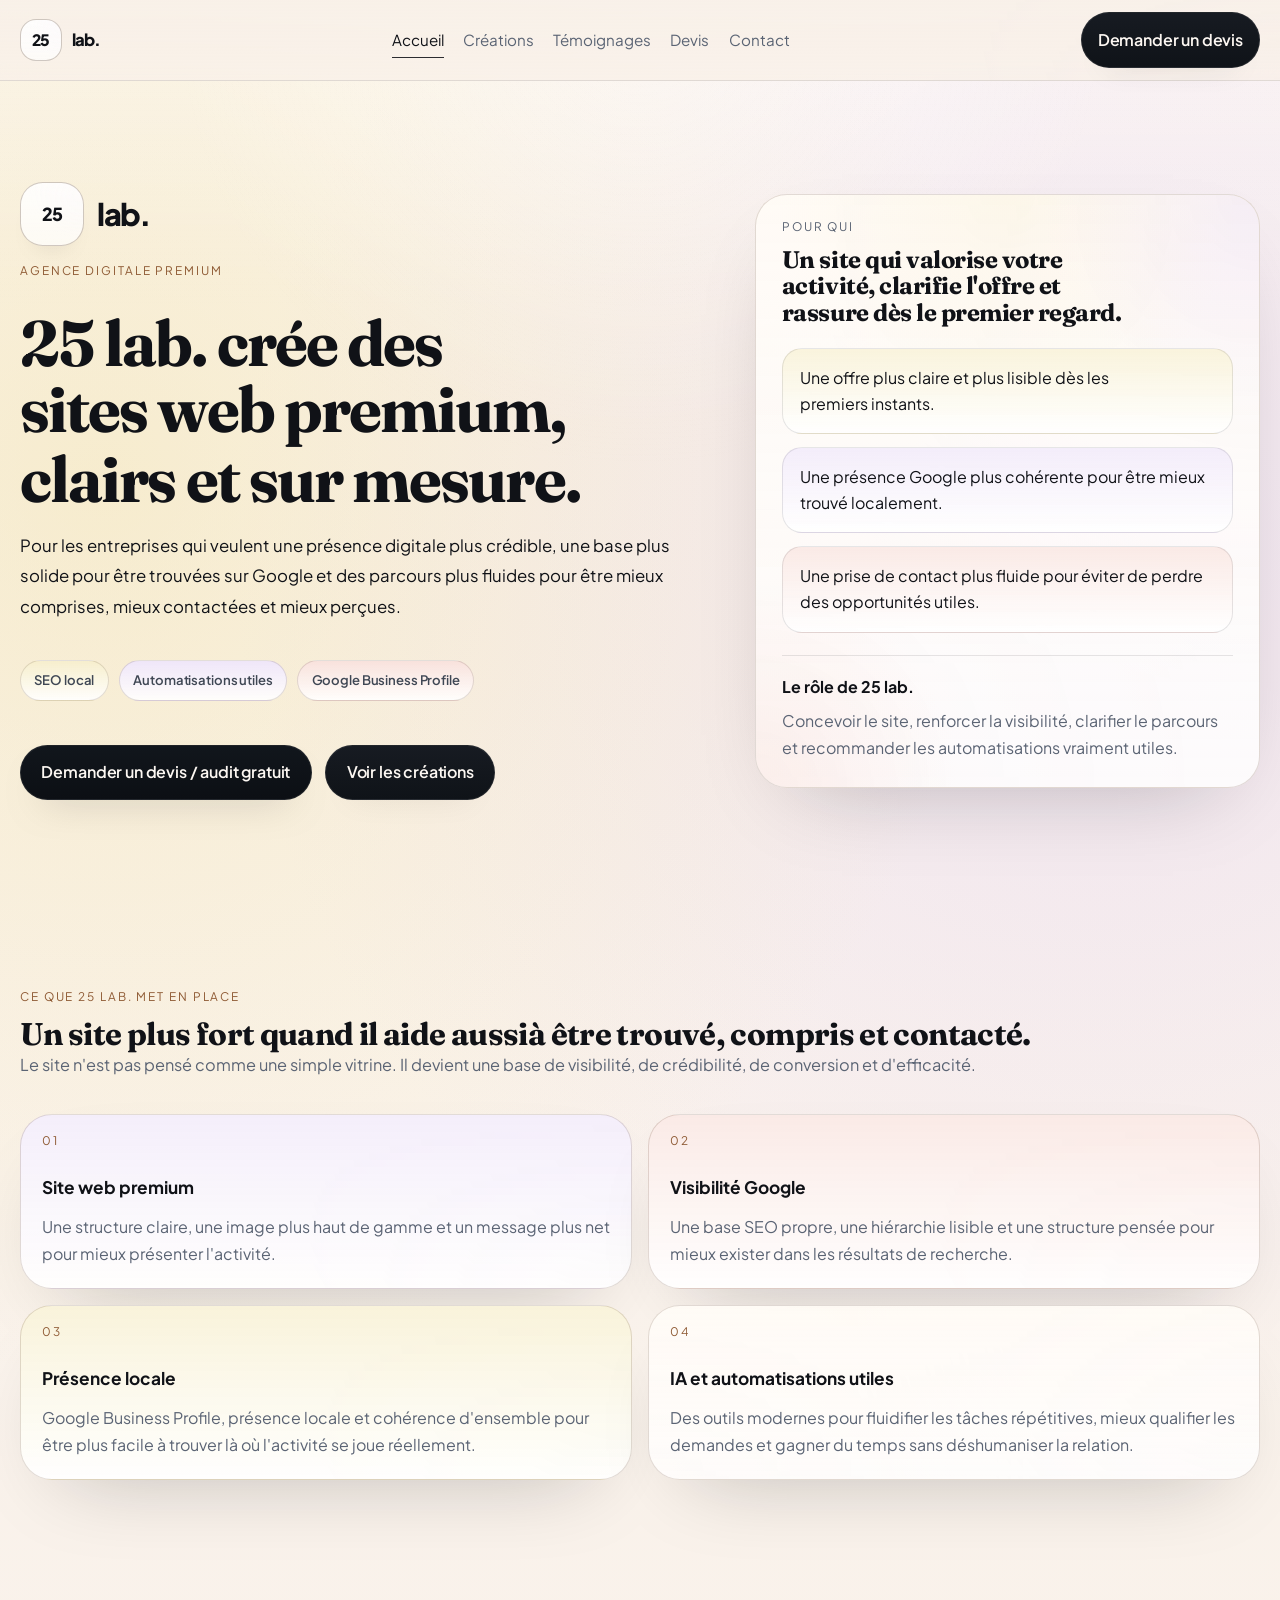
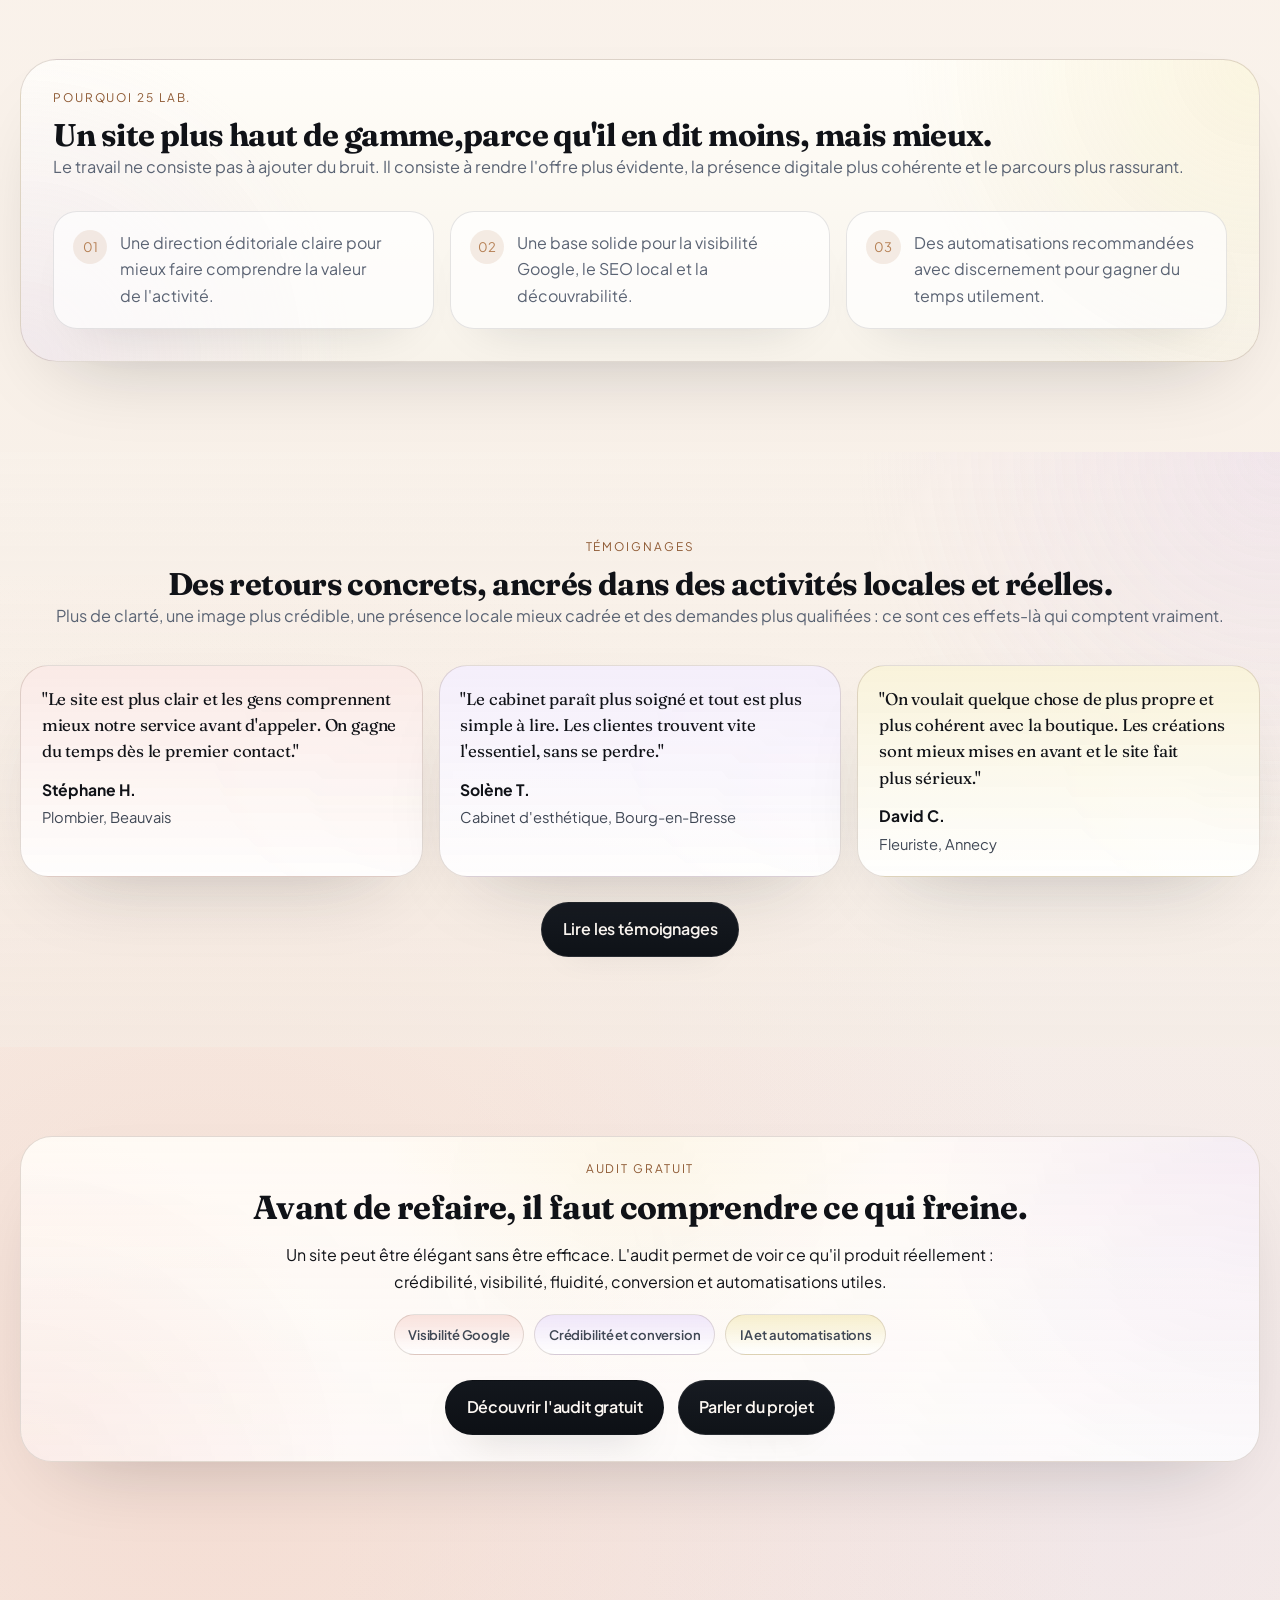
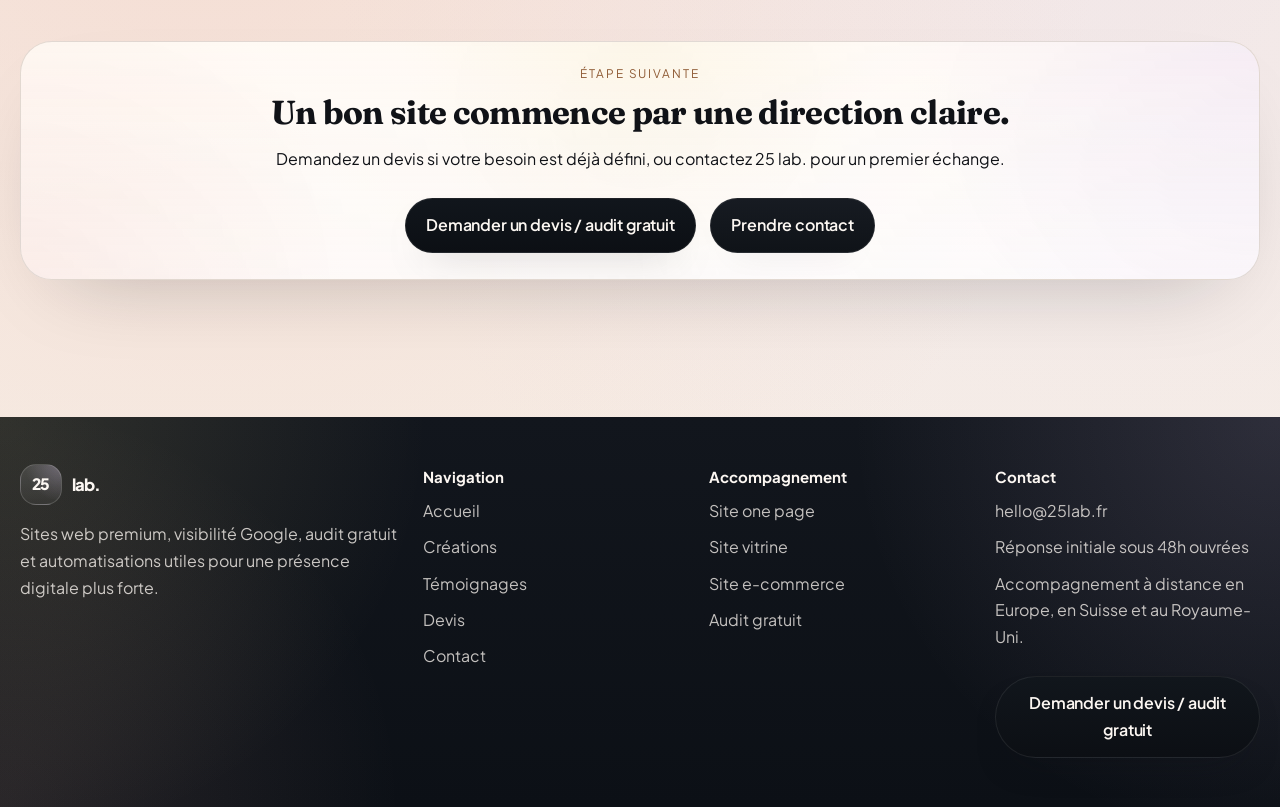
<file: index.html>
<!doctype html>
<html lang="fr">
  <head>
    <meta charset="UTF-8" />
    <meta name="viewport" content="width=device-width, initial-scale=1" />
    <title>25 lab. | Site web premium, visibilité Google et automatisations utiles</title>
    <meta
      name="description"
      content="25 lab. crée des sites web premium sur mesure et pose une base plus forte pour la visibilité Google, la présence locale, la conversion et les automatisations utiles."
    />
    <link rel="canonical" href="https://25lab.fr/" />
    <meta property="og:type" content="website" />
    <meta property="og:site_name" content="25 lab." />
    <meta property="og:title" content="25 lab. | Site web premium, visibilité Google et automatisations utiles" />
    <meta
      property="og:description"
      content="25 lab. conçoit des sites web premium et structure une présence digitale plus claire, plus visible et plus performante."
    />
    <meta property="og:url" content="https://25lab.fr/" />
    <meta property="og:image" content="https://25lab.fr/og-image.svg" />
    <meta name="twitter:card" content="summary_large_image" />
    <meta name="twitter:title" content="25 lab. | Site web premium, visibilité Google et automatisations utiles" />
    <meta
      name="twitter:description"
      content="25 lab. conçoit des sites web premium et structure une présence digitale plus claire, plus visible et plus performante."
    />
    <meta name="twitter:image" content="https://25lab.fr/og-image.svg" />
    <meta name="theme-color" content="#0f1115" />
    <link rel="icon" href="favicon.svg" type="image/svg+xml" />
    <link rel="icon" href="favicon.ico" type="image/x-icon" sizes="16x16 32x32" />
    <link rel="apple-touch-icon" href="apple-touch-icon.png" sizes="180x180" />
    <link rel="manifest" href="manifest.webmanifest" />
    <link rel="preconnect" href="https://fonts.googleapis.com" />
    <link rel="preconnect" href="https://fonts.gstatic.com" crossorigin="anonymous" />
    <link
      href="https://fonts.googleapis.com/css2?family=Fraunces:opsz,wght@9..144,500;9..144,600;9..144,700&amp;family=Plus+Jakarta+Sans:wght@400;500;600;700;800&amp;display=swap"
      rel="stylesheet"
    />
    <link rel="stylesheet" href="style.css" />
    <script type="application/ld+json">
      {
        "@context": "https://schema.org",
        "@type": "ProfessionalService",
        "name": "25 lab.",
        "url": "https://25lab.fr",
        "description": "25 lab. crée des sites web premium sur mesure et aide les entreprises à mieux structurer leur présence digitale, leur visibilité Google et leurs parcours de contact.",
        "email": "hello@25lab.fr",
        "areaServed": ["France", "Europe", "Switzerland", "United Kingdom"],
        "serviceType": [
          "Création de site web premium",
          "Site vitrine",
          "Site one page",
          "Site e-commerce",
          "Audit gratuit",
          "SEO local",
          "Google Business Profile",
          "Automatisations utiles"
        ]
      }
    </script>
  </head>
  <body>
    <header class="site-header">
      <div class="container nav-shell">
        <a class="brand-link" href="index.html" aria-label="Retour à l'accueil 25 lab.">
          <span class="brand-lockup" aria-label="25 lab.">
            <span class="brand-mark">25</span>
            <span class="brand-wordmark"><strong>lab.</strong></span>
          </span>
        </a>
        <nav aria-label="Navigation principale">
          <a class="is-active" aria-current="page" href="index.html">Accueil</a>
          <a href="creation.html">Créations</a>
          <a href="temoignages.html">Témoignages</a>
          <a href="devis.html">Devis</a>
          <a href="contact.html">Contact</a>
        </nav>
        <a class="btn ghost small" href="devis.html">Demander un devis</a>
      </div>
    </header>

    <main>
      <section class="hero section container">
        <div class="hero-copy reveal">
          <div class="hero-copy-shell">
            <div class="hero-signature" aria-hidden="true">
              <span class="brand-lockup hero-lockup">
                <span class="brand-mark">25</span>
                <span class="brand-wordmark"><strong>lab.</strong></span>
              </span>
            </div>
            <p class="eyebrow">Agence digitale premium</p>
            <h1 class="split-title hero-title">
              <span class="title-line">25 lab. crée des sites <span class="title-keep">web premium,</span></span>
              <span class="title-line">clairs et sur mesure.</span>
            </h1>
            <p class="hero-text">
              Pour les entreprises qui veulent une présence digitale plus crédible, une base plus
              solide pour être trouvées sur Google et des parcours plus fluides pour être mieux
              comprises, mieux contactées et mieux perçues.
            </p>
            <div class="tag-row">
              <span class="tag gold">SEO local</span>
              <span class="tag lilac">Automatisations utiles</span>
              <span class="tag peach">Google Business Profile</span>
            </div>
            <div class="hero-actions">
              <a class="btn mix" href="devis.html">Demander un devis / audit gratuit</a>
              <a class="btn ghost" href="creation.html">Voir les créations</a>
            </div>
          </div>
        </div>

        <aside class="feature-panel reveal delay-1">
          <p class="eyebrow">Pour qui</p>
          <h2>Un site qui valorise votre activité, clarifie l'offre et rassure dès le premier regard.</h2>
          <ul class="feature-list">
            <li>Une offre plus claire et plus lisible dès les premiers instants.</li>
            <li>Une présence Google plus cohérente pour être mieux trouvé localement.</li>
            <li>Une prise de contact plus fluide pour éviter de perdre des opportunités utiles.</li>
          </ul>
          <div class="sub-note">
            <strong>Le rôle de 25 lab.</strong>
            <span>
              Concevoir le site, renforcer la visibilité, clarifier le parcours et recommander les
              automatisations vraiment utiles.
            </span>
          </div>
        </aside>
      </section>

      <section class="section container">
        <div class="section-intro wide">
          <p class="eyebrow">Ce que 25 lab. met en place</p>
          <h2 class="one-line-desktop">
            Un site plus fort quand il aide aussi<br class="mobile-break" />à être trouvé, compris
            et contacté.
          </h2>
          <p class="one-line-desktop">
            Le site n'est pas pensé comme une simple vitrine. Il devient une base de visibilité, de
            crédibilité, de conversion et d'efficacité.
          </p>
        </div>
        <div class="grid-2 strategy-grid">
          <article class="card strategy-card accent-lilac reveal">
            <span class="mini-label">01</span>
            <h3>Site web premium</h3>
            <p>
              Une structure claire, une image plus haut de gamme et un message plus net pour mieux
              présenter l'activité.
            </p>
          </article>
          <article class="card strategy-card accent-peach reveal">
            <span class="mini-label">02</span>
            <h3>Visibilité Google</h3>
            <p>
              Une base SEO propre, une hiérarchie lisible et une structure pensée pour mieux exister
              dans les résultats de recherche.
            </p>
          </article>
          <article class="card strategy-card accent-gold reveal">
            <span class="mini-label">03</span>
            <h3>Présence locale</h3>
            <p>
              Google Business Profile, présence locale et cohérence d'ensemble pour être plus facile
              à trouver là où l'activité se joue réellement.
            </p>
          </article>
          <article class="card strategy-card reveal">
            <span class="mini-label">04</span>
            <h3>IA et automatisations utiles</h3>
            <p>
              Des outils modernes pour fluidifier les tâches répétitives, mieux qualifier les
              demandes et gagner du temps sans déshumaniser la relation.
            </p>
          </article>
        </div>
      </section>

      <section class="section container">
        <div class="why-signature-wrap reveal">
          <div class="section-intro wide why-signature">
            <p class="eyebrow">Pourquoi 25 lab.</p>
            <h2 class="one-line-desktop">
              Un site plus haut de gamme,<br class="mobile-break" />parce qu'il en dit moins, mais
              mieux.
            </h2>
            <p class="one-line-desktop">
              Le travail ne consiste pas à ajouter du bruit. Il consiste à rendre l'offre plus
              évidente, la présence digitale plus cohérente et le parcours plus rassurant.
            </p>
          </div>
          <div class="grid-3">
            <article class="bullet-card reveal">
              <span>01</span>
              <p>Une direction éditoriale claire pour mieux faire comprendre la valeur de l'activité.</p>
            </article>
            <article class="bullet-card reveal">
              <span>02</span>
              <p>Une base solide pour la visibilité Google, le SEO local et la découvrabilité.</p>
            </article>
            <article class="bullet-card reveal">
              <span>03</span>
              <p>Des automatisations recommandées avec discernement pour gagner du temps utilement.</p>
            </article>
          </div>
        </div>
      </section>

      <section class="section section-soft">
        <div class="container">
          <div class="section-intro center wide">
            <p class="eyebrow">Témoignages</p>
            <h2 class="one-line-desktop">Des retours concrets, ancrés dans des activités locales et réelles.</h2>
            <p class="one-line-desktop">
              Plus de clarté, une image plus crédible, une présence locale mieux cadrée et des
              demandes plus qualifiées&nbsp;: ce sont ces effets-là qui comptent vraiment.
            </p>
          </div>
          <div class="grid-3 reviews-grid">
            <article class="review-card accent-peach reveal">
              <p class="review-quote">
                "Le site est plus clair et les gens comprennent mieux notre service avant d'appeler.
                On gagne du temps dès le premier contact."
              </p>
              <div class="review-meta">
                <strong>Stéphane H.</strong>
                <span>Plombier, Beauvais</span>
              </div>
            </article>
            <article class="review-card accent-lilac reveal">
              <p class="review-quote">
                "Le cabinet paraît plus soigné et tout est plus simple à lire. Les clientes trouvent
                vite l'essentiel, sans se perdre."
              </p>
              <div class="review-meta">
                <strong>Solène T.</strong>
                <span>Cabinet d'esthétique, Bourg-en-Bresse</span>
              </div>
            </article>
            <article class="review-card accent-gold reveal">
              <p class="review-quote">
                "On voulait quelque chose de plus propre et plus cohérent avec la boutique. Les
                créations sont mieux mises en avant et le site fait plus sérieux."
              </p>
              <div class="review-meta">
                <strong>David C.</strong>
                <span>Fleuriste, Annecy</span>
              </div>
            </article>
          </div>
          <div class="hero-actions center">
            <a class="btn ghost" href="temoignages.html">Lire les témoignages</a>
          </div>
        </div>
      </section>

      <section class="section container">
        <article class="audit-banner reveal">
          <p class="eyebrow">Audit gratuit</p>
          <h2 class="one-line-desktop">Avant de refaire, il faut comprendre ce qui freine.</h2>
          <p>
            Un site peut être élégant sans être efficace. L'audit permet de voir ce qu'il produit
            réellement&nbsp;: crédibilité, visibilité, fluidité, conversion et automatisations utiles.
          </p>
          <div class="tag-row center">
            <span class="tag peach">Visibilité Google</span>
            <span class="tag lilac">Crédibilité et conversion</span>
            <span class="tag gold">IA et automatisations</span>
          </div>
          <div class="hero-actions center">
            <a class="btn" href="devis.html#audit-gratuit">Découvrir l'audit gratuit</a>
            <a class="btn ghost" href="devis.html">Parler du projet</a>
          </div>
        </article>
      </section>

      <section class="section container">
        <article class="cta-panel reveal">
          <p class="eyebrow">Étape suivante</p>
          <h2 class="one-line-desktop">Un bon site commence par une direction claire.</h2>
          <p class="one-line-desktop">
            Demandez un devis si votre besoin est déjà défini, ou contactez 25 lab. pour un premier
            échange.
          </p>
          <div class="hero-actions center">
            <a class="btn mix" href="devis.html">Demander un devis / audit gratuit</a>
            <a class="btn ghost" href="contact.html">Prendre contact</a>
          </div>
        </article>
      </section>
    </main>

    <footer class="site-footer">
      <div class="container footer-grid">
        <div class="footer-brand">
          <a class="brand-link" href="index.html" aria-label="Retour à l'accueil 25 lab.">
            <span class="brand-lockup light" aria-label="25 lab.">
              <span class="brand-mark">25</span>
              <span class="brand-wordmark"><strong>lab.</strong></span>
            </span>
          </a>
          <p class="footer-note">
            Sites web premium, visibilité Google, audit gratuit et automatisations utiles pour une
            présence digitale plus forte.
          </p>
        </div>
        <div class="footer-block">
          <strong>Navigation</strong>
          <a href="index.html">Accueil</a>
          <a href="creation.html">Créations</a>
          <a href="temoignages.html">Témoignages</a>
          <a href="devis.html">Devis</a>
          <a href="contact.html">Contact</a>
        </div>
        <div class="footer-block">
          <strong>Accompagnement</strong>
          <a href="creation.html#one-page">Site one page</a>
          <a href="creation.html#site-vitrine">Site vitrine</a>
          <a href="creation.html#e-commerce">Site e-commerce</a>
          <a href="devis.html#audit-gratuit">Audit gratuit</a>
        </div>
        <div class="footer-block">
          <strong>Contact</strong>
          <a href="mailto:hello@25lab.fr">hello@25lab.fr</a>
          <span>Réponse initiale sous 48h ouvrées</span>
          <span>Accompagnement à distance en Europe, en Suisse et au Royaume-Uni.</span>
          <div class="footer-actions">
            <a class="btn mix" href="devis.html">Demander un devis / audit gratuit</a>
          </div>
        </div>
      </div>
    </footer>

    <script src="script.js"></script>
  </body>
</html>
</file>
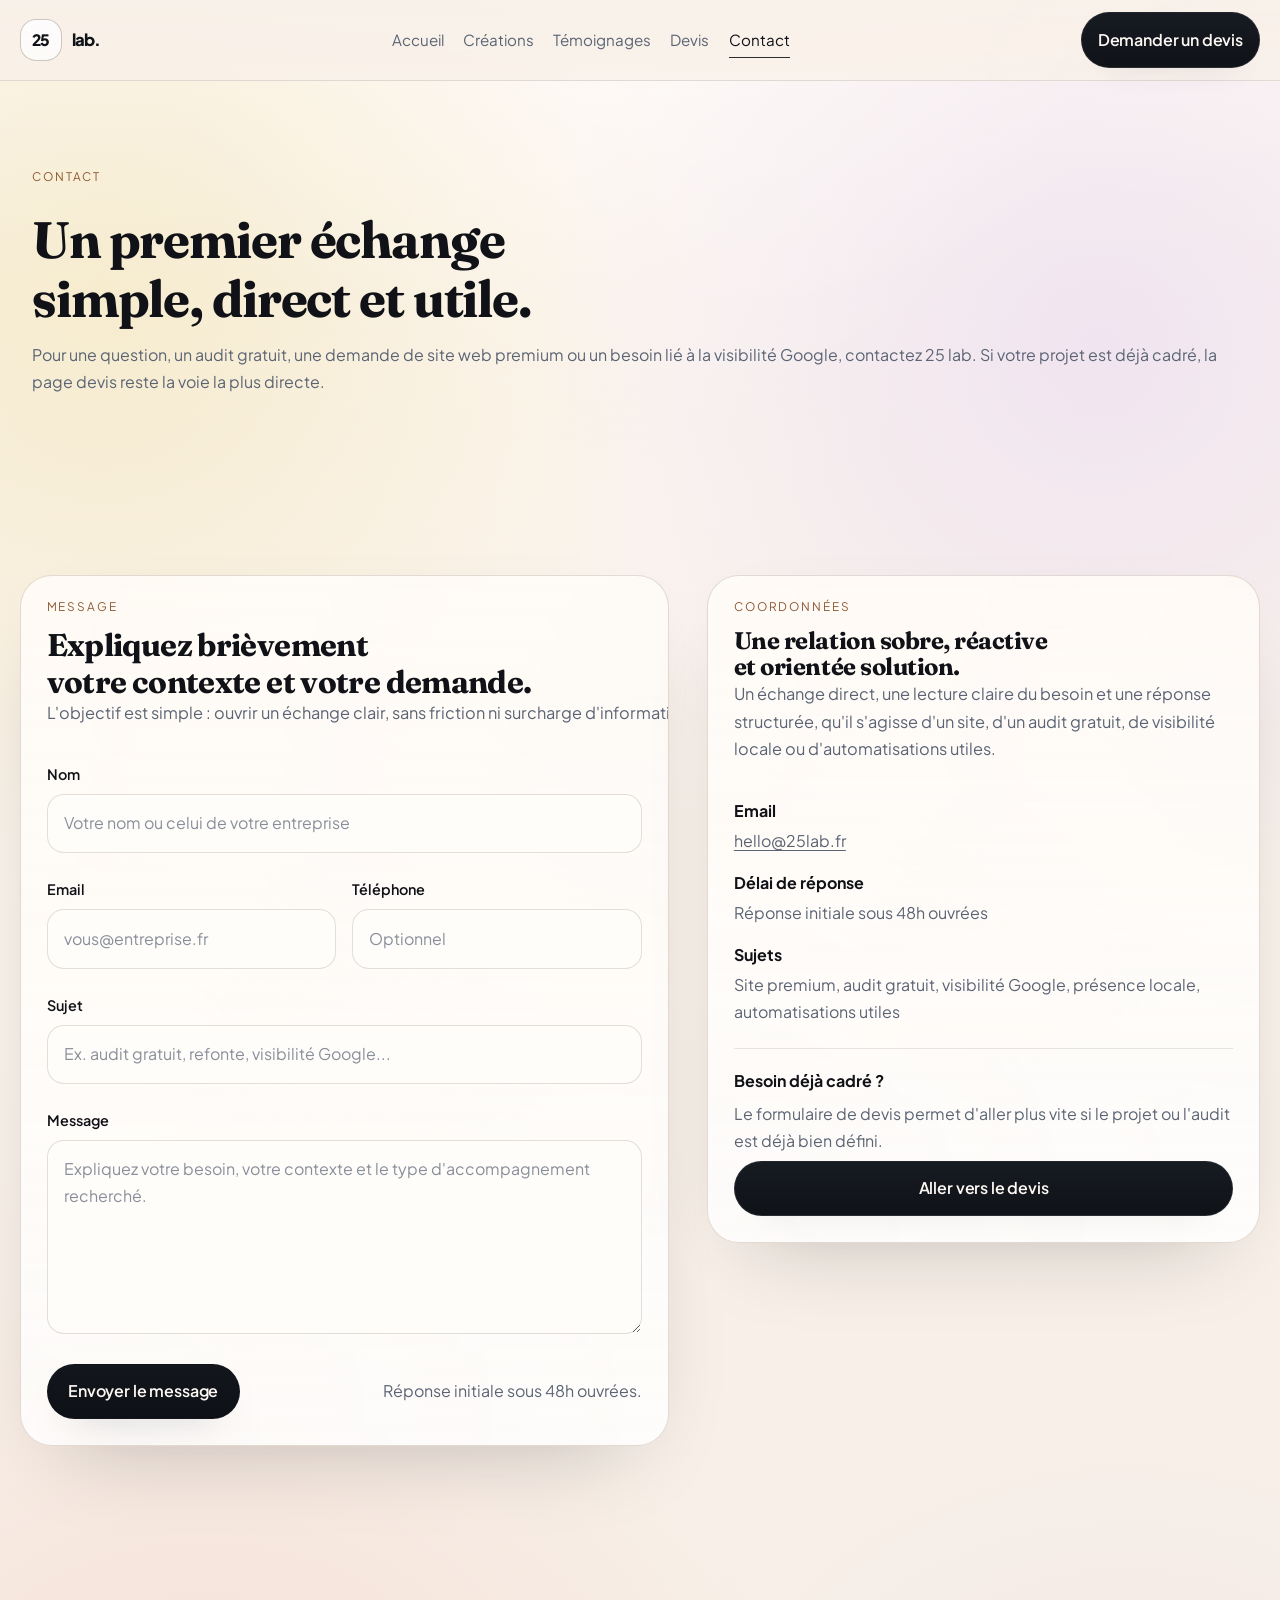
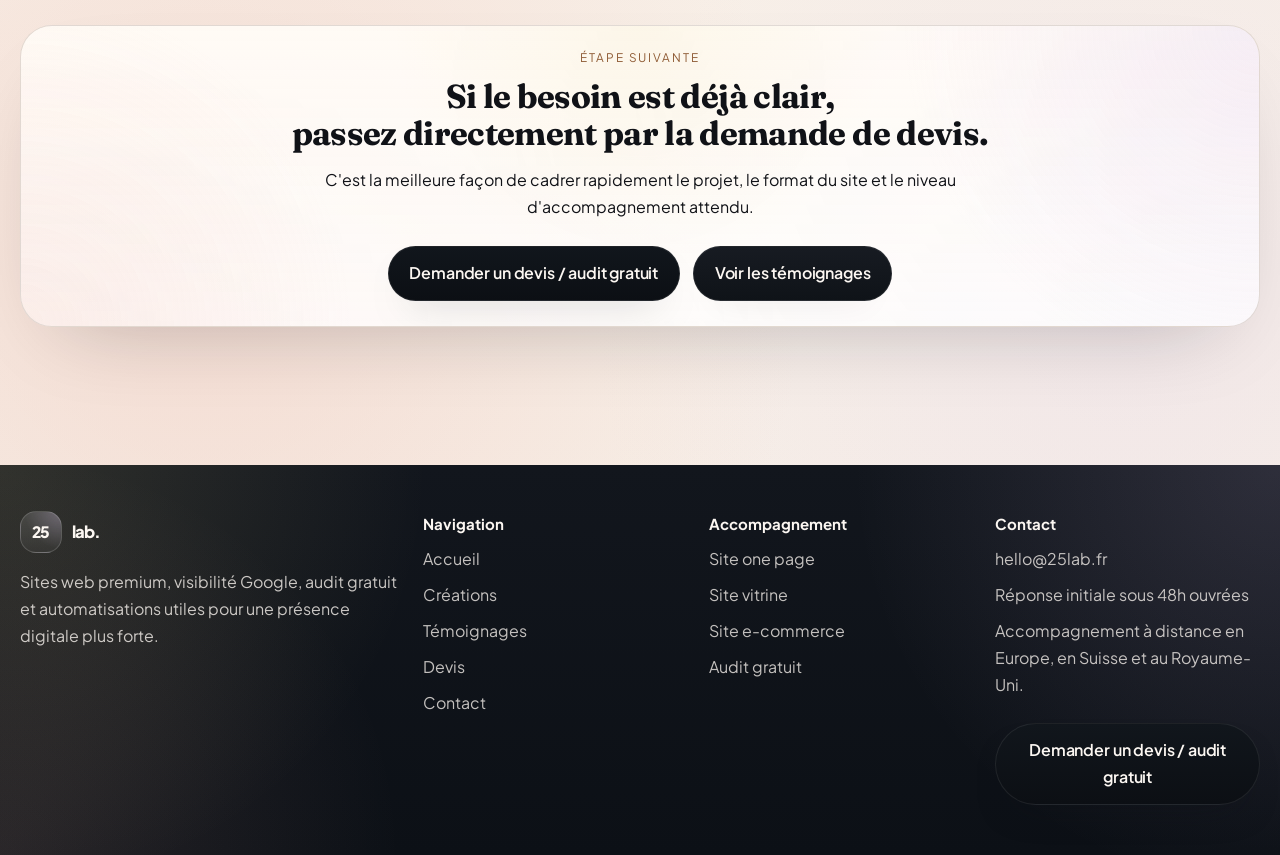
<file: contact.html>
<!doctype html>
<html lang="fr">
  <head>
    <meta charset="UTF-8" />
    <meta name="viewport" content="width=device-width, initial-scale=1" />
    <title>Contact | Projet, audit gratuit et visibilité digitale | 25 lab.</title>
    <meta
      name="description"
      content="Contactez 25 lab. pour parler d'un site web premium, d'une refonte, d'un audit gratuit, de visibilité Google ou d'automatisations utiles."
    />
    <link rel="canonical" href="https://25lab.fr/contact.html" />
    <meta property="og:type" content="website" />
    <meta property="og:site_name" content="25 lab." />
    <meta property="og:title" content="Contact | Projet, audit gratuit et visibilité digitale | 25 lab." />
    <meta
      property="og:description"
      content="Contactez 25 lab. pour parler d'un site premium, d'un audit gratuit ou d'une présence digitale plus visible et plus cohérente."
    />
    <meta property="og:url" content="https://25lab.fr/contact.html" />
    <meta property="og:image" content="https://25lab.fr/og-image.svg" />
    <meta name="twitter:card" content="summary_large_image" />
    <meta name="twitter:title" content="Contact | Projet, audit gratuit et visibilité digitale | 25 lab." />
    <meta
      name="twitter:description"
      content="Contactez 25 lab. pour parler d'un site premium, d'un audit gratuit ou d'une présence digitale plus visible et plus cohérente."
    />
    <meta name="twitter:image" content="https://25lab.fr/og-image.svg" />
    <meta name="theme-color" content="#0f1115" />
    <link rel="icon" href="favicon.svg" type="image/svg+xml" />
    <link rel="icon" href="favicon.ico" type="image/x-icon" sizes="16x16 32x32" />
    <link rel="apple-touch-icon" href="apple-touch-icon.png" sizes="180x180" />
    <link rel="manifest" href="manifest.webmanifest" />
    <link rel="preconnect" href="https://fonts.googleapis.com" />
    <link rel="preconnect" href="https://fonts.gstatic.com" crossorigin="anonymous" />
    <link
      href="https://fonts.googleapis.com/css2?family=Fraunces:opsz,wght@9..144,500;9..144,600;9..144,700&amp;family=Plus+Jakarta+Sans:wght@400;500;600;700;800&amp;display=swap"
      rel="stylesheet"
    />
    <link rel="stylesheet" href="style.css" />
  </head>
  <body>
    <header class="site-header">
      <div class="container nav-shell">
        <a class="brand-link" href="index.html" aria-label="Retour à l'accueil 25 lab.">
          <span class="brand-lockup" aria-label="25 lab.">
            <span class="brand-mark">25</span>
            <span class="brand-wordmark"><strong>lab.</strong></span>
          </span>
        </a>
        <nav aria-label="Navigation principale">
          <a href="index.html">Accueil</a>
          <a href="creation.html">Créations</a>
          <a href="temoignages.html">Témoignages</a>
          <a href="devis.html">Devis</a>
          <a class="is-active" aria-current="page" href="contact.html">Contact</a>
        </nav>
        <a class="btn ghost small" href="devis.html">Demander un devis</a>
      </div>
    </header>

    <main>
      <section class="page-hero section container">
        <p class="eyebrow">Contact</p>
        <h1 class="split-title">
          <span class="title-line">Un premier échange</span>
          <span class="title-line">simple, direct et utile.</span>
        </h1>
        <p>
          Pour une question, un audit gratuit, une demande de site web premium ou un besoin lié à la
          visibilité Google, contactez 25 lab. Si votre projet est déjà cadré, la page devis reste la
          voie la plus directe.
        </p>
      </section>

      <section class="section container contact-layout">
        <article class="form-panel reveal">
          <div class="section-intro">
            <p class="eyebrow">Message</p>
            <h2 class="split-title">
              <span class="title-line">Expliquez brièvement</span>
              <span class="title-line">votre contexte et votre demande.</span>
            </h2>
            <p class="one-line-desktop">
              L'objectif est simple&nbsp;: ouvrir un échange clair, sans friction ni surcharge
              d'informations.
            </p>
          </div>

          <form data-form="contact" novalidate>
            <label class="field">
              <span>Nom</span>
              <input data-required type="text" name="name" placeholder="Votre nom ou celui de votre entreprise" aria-invalid="false" />
              <small></small>
            </label>
            <div class="form-grid two">
              <label class="field">
                <span>Email</span>
                <input data-required type="email" name="email" placeholder="vous@entreprise.fr" aria-invalid="false" />
                <small></small>
              </label>
              <label class="field">
                <span>Téléphone</span>
                <input type="tel" name="phone" placeholder="Optionnel" aria-invalid="false" />
                <small></small>
              </label>
            </div>
            <label class="field">
              <span>Sujet</span>
              <input data-required type="text" name="subject" placeholder="Ex. audit gratuit, refonte, visibilité Google..." aria-invalid="false" />
              <small></small>
            </label>
            <label class="field">
              <span>Message</span>
              <textarea
                data-required
                name="message"
                rows="6"
                placeholder="Expliquez votre besoin, votre contexte et le type d'accompagnement recherché."
                aria-invalid="false"
              ></textarea>
              <small></small>
            </label>
            <div class="form-actions">
              <button class="btn" type="submit">Envoyer le message</button>
              <p class="form-note">Réponse initiale sous 48h ouvrées.</p>
            </div>
          </form>

          <div class="success-message" role="status">
            <strong>Message bien pris en compte.</strong>
            <span>L'envoi est simulé ici avant connexion à votre service d'envoi.</span>
          </div>
        </article>

        <aside class="side-panel reveal delay-1">
          <div class="section-intro">
            <p class="eyebrow">Coordonnées</p>
            <h2>Une relation sobre, réactive et orientée solution.</h2>
            <p>
              Un échange direct, une lecture claire du besoin et une réponse structurée, qu'il
              s'agisse d'un site, d'un audit gratuit, de visibilité locale ou d'automatisations utiles.
            </p>
          </div>
          <ul class="contact-meta">
            <li>
              <strong>Email</strong>
              <span><a href="mailto:hello@25lab.fr">hello@25lab.fr</a></span>
            </li>
            <li>
              <strong>Délai de réponse</strong>
              <span>Réponse initiale sous 48h ouvrées</span>
            </li>
            <li>
              <strong>Sujets</strong>
              <span>Site premium, audit gratuit, visibilité Google, présence locale, automatisations utiles</span>
            </li>
          </ul>
          <div class="sub-note">
            <strong>Besoin déjà cadré&nbsp;?</strong>
            <p>Le formulaire de devis permet d'aller plus vite si le projet ou l'audit est déjà bien défini.</p>
            <a class="btn ghost" href="devis.html">Aller vers le devis</a>
          </div>
        </aside>
      </section>

      <section class="section container">
        <article class="cta-panel reveal">
          <p class="eyebrow">Étape suivante</p>
          <h2 class="stack-lines">
            <span>Si le besoin est déjà clair,</span>
            <span>passez directement par la demande de devis.</span>
          </h2>
          <p>
            C'est la meilleure façon de cadrer rapidement le projet, le format du site et le niveau
            d'accompagnement attendu.
          </p>
          <div class="hero-actions center">
            <a class="btn mix" href="devis.html">Demander un devis / audit gratuit</a>
            <a class="btn ghost" href="temoignages.html">Voir les témoignages</a>
          </div>
        </article>
      </section>
    </main>

    <footer class="site-footer">
      <div class="container footer-grid">
        <div class="footer-brand">
          <a class="brand-link" href="index.html" aria-label="Retour à l'accueil 25 lab.">
            <span class="brand-lockup light" aria-label="25 lab.">
              <span class="brand-mark">25</span>
              <span class="brand-wordmark"><strong>lab.</strong></span>
            </span>
          </a>
          <p class="footer-note">
            Sites web premium, visibilité Google, audit gratuit et automatisations utiles pour une
            présence digitale plus forte.
          </p>
        </div>
        <div class="footer-block">
          <strong>Navigation</strong>
          <a href="index.html">Accueil</a>
          <a href="creation.html">Créations</a>
          <a href="temoignages.html">Témoignages</a>
          <a href="devis.html">Devis</a>
          <a href="contact.html">Contact</a>
        </div>
        <div class="footer-block">
          <strong>Accompagnement</strong>
          <a href="creation.html#one-page">Site one page</a>
          <a href="creation.html#site-vitrine">Site vitrine</a>
          <a href="creation.html#e-commerce">Site e-commerce</a>
          <a href="devis.html#audit-gratuit">Audit gratuit</a>
        </div>
        <div class="footer-block">
          <strong>Contact</strong>
          <a href="mailto:hello@25lab.fr">hello@25lab.fr</a>
          <span>Réponse initiale sous 48h ouvrées</span>
          <span>Accompagnement à distance en Europe, en Suisse et au Royaume-Uni.</span>
          <div class="footer-actions">
            <a class="btn mix" href="devis.html">Demander un devis / audit gratuit</a>
          </div>
        </div>
      </div>
    </footer>

    <script src="script.js"></script>
  </body>
</html>
</file>
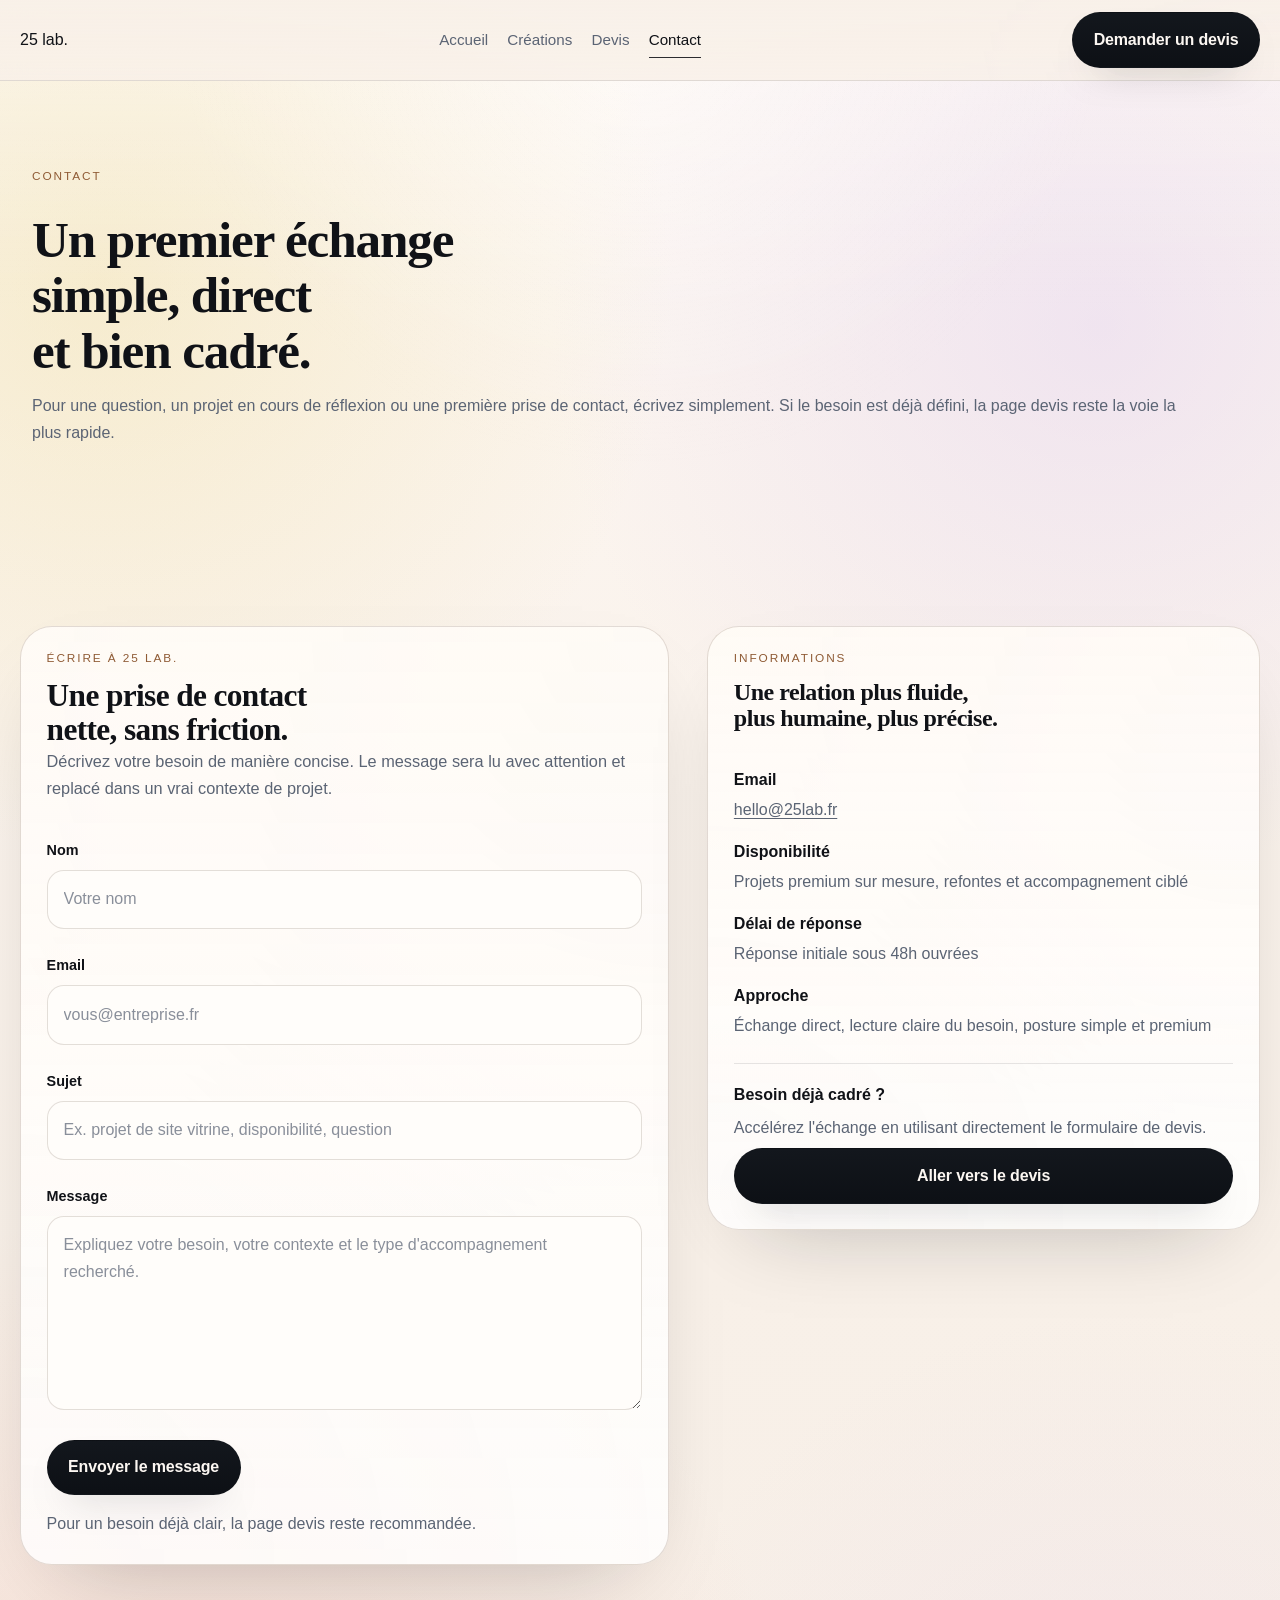
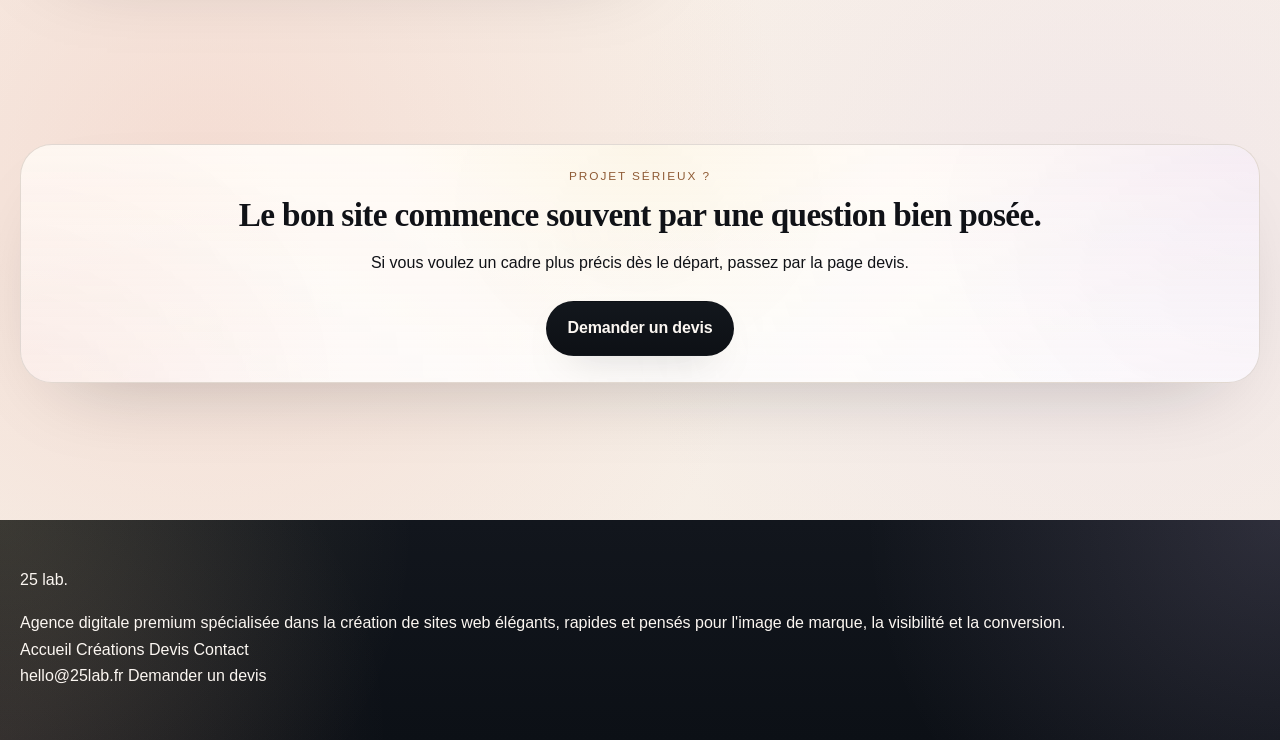
<file: contact25lab2.html>
<!doctype html>
<html lang="fr">
  <head>
    <meta charset="UTF-8" />
    <meta name="viewport" content="width=device-width, initial-scale=1" />
    <title>Contact | 25 lab. agence digitale premium</title>
    <meta
      name="description"
      content="Contactez 25 lab. pour parler de votre projet web, poser une question ou demander une première orientation premium et claire."
    />
    <meta name="robots" content="index,follow" />
    <link rel="canonical" href="https://25lab.fr/contact.html" />
    <meta property="og:type" content="website" />
    <meta property="og:site_name" content="25 lab." />
    <meta property="og:title" content="Contact | 25 lab. agence digitale premium" />
    <meta
      property="og:description"
      content="Une prise de contact simple, directe et premium pour parler de votre futur site web."
    />
    <meta property="og:url" content="https://25lab.fr/contact.html" />
    <meta name="twitter:card" content="summary_large_image" />
    <meta name="twitter:title" content="Contact | 25 lab. agence digitale premium" />
    <meta
      name="twitter:description"
      content="Une prise de contact simple, directe et premium pour parler de votre futur site web."
    />
    <meta name="theme-color" content="#111111" />
    <link rel="preconnect" href="https://fonts.googleapis.com" />
    <link rel="preconnect" href="https://fonts.gstatic.com" crossorigin="anonymous" />
    <link
      href="https://fonts.googleapis.com/css2?family=Cormorant+Garamond:wght@500;600;700&family=Manrope:wght@400;500;600;700;800&display=swap"
      rel="stylesheet"
    />
    <link rel="stylesheet" href="style.css" />
  </head>
  <body>
    <header class="site-header">
      <div class="container nav-shell">
        <a class="brand" href="index.html" aria-label="25 lab. accueil">
          <span class="brand-badge">25</span>
          <span class="brand-name">lab.</span>
        </a>

        <nav class="site-nav" aria-label="Navigation principale">
          <a href="index.html">Accueil</a>
          <a href="creations.html">Créations</a>
          <a href="devis.html">Devis</a>
          <a class="is-active" href="contact.html">Contact</a>
        </nav>

        <a class="btn btn-ghost btn-small desktop-only" href="devis.html">Demander un devis</a>
      </div>
    </header>

    <main>
      <section class="page-hero section container">
        <p class="eyebrow">Contact</p>
        <h1>Un premier échange simple, direct et bien cadré.</h1>
        <p>
          Pour une question, un projet en cours de réflexion ou une première prise de contact,
          écrivez simplement. Si le besoin est déjà défini, la page devis reste la voie la plus
          rapide.
        </p>
      </section>

      <section class="section container contact-layout">
        <article class="form-panel reveal">
          <div class="section-intro">
            <p class="eyebrow">Écrire à 25 lab.</p>
            <h2>Une prise de contact nette, sans friction.</h2>
            <p>
              Décrivez votre besoin de manière concise. Le message sera lu avec attention et replacé
              dans un vrai contexte de projet.
            </p>
          </div>

          <form data-form="contact" novalidate>
            <label class="field">
              <span>Nom</span>
              <input data-required type="text" name="name" placeholder="Votre nom" aria-invalid="false" />
              <small></small>
            </label>

            <label class="field">
              <span>Email</span>
              <input data-required type="email" name="email" placeholder="vous@entreprise.fr" aria-invalid="false" />
              <small></small>
            </label>

            <label class="field">
              <span>Sujet</span>
              <input
                data-required
                type="text"
                name="subject"
                placeholder="Ex. projet de site vitrine, disponibilité, question"
                aria-invalid="false"
              />
              <small></small>
            </label>

            <label class="field">
              <span>Message</span>
              <textarea
                data-required
                name="message"
                rows="6"
                placeholder="Expliquez votre besoin, votre contexte et le type d'accompagnement recherché."
                aria-invalid="false"
              ></textarea>
              <small></small>
            </label>

            <div class="form-actions">
              <button class="btn" type="submit">Envoyer le message</button>
              <p class="form-note">Pour un besoin déjà clair, la page devis reste recommandée.</p>
            </div>
          </form>

          <div class="success-message" role="status">
            <strong>Message envoyé.</strong>
            <span>Le comportement d'envoi est simulé côté interface et prêt à être relié à un service réel.</span>
          </div>
        </article>

        <aside class="side-panel reveal delay-1">
          <div class="section-intro">
            <p class="eyebrow">Informations</p>
            <h2>Une relation plus fluide, plus humaine, plus précise.</h2>
          </div>

          <ul class="contact-meta">
            <li>
              <strong>Email</strong>
              <span><a href="mailto:hello@25lab.fr">hello@25lab.fr</a></span>
            </li>
            <li>
              <strong>Disponibilité</strong>
              <span>Projets premium sur mesure, refontes et accompagnement ciblé</span>
            </li>
            <li>
              <strong>Délai de réponse</strong>
              <span>Réponse initiale sous 48h ouvrées</span>
            </li>
            <li>
              <strong>Approche</strong>
              <span>Échange direct, lecture claire du besoin, posture simple et premium</span>
            </li>
          </ul>

          <div class="sub-note">
            <strong>Besoin déjà cadré ?</strong>
            <span>Accélérez l'échange en utilisant directement le formulaire de devis.</span>
            <a class="btn" href="devis.html">Aller vers le devis</a>
          </div>
        </aside>
      </section>

      <section class="section container">
        <article class="cta-panel reveal">
          <p class="eyebrow">Projet sérieux ?</p>
          <h2>Le bon site commence souvent par une question bien posée.</h2>
          <p>
            Si vous voulez un cadre plus précis dès le départ, passez par la page devis.
          </p>
          <div class="hero-actions center">
            <a class="btn" href="devis.html">Demander un devis</a>
          </div>
        </article>
      </section>
    </main>

    <footer class="site-footer">
      <div class="container footer-shell">
        <div class="footer-brand">
          <a class="brand brand-light" href="index.html">
            <span class="brand-badge">25</span>
            <span class="brand-name">lab.</span>
          </a>
          <p>
            Agence digitale premium spécialisée dans la création de sites web élégants, rapides et
            pensés pour l'image de marque, la visibilité et la conversion.
          </p>
        </div>

        <div class="footer-links">
          <a href="index.html">Accueil</a>
          <a href="creations.html">Créations</a>
          <a href="devis.html">Devis</a>
          <a href="contact.html">Contact</a>
        </div>

        <div class="footer-links">
          <a href="mailto:hello@25lab.fr">hello@25lab.fr</a>
          <a href="devis.html">Demander un devis</a>
        </div>
      </div>
    </footer>

    <script src="script.js"></script>
  </body>
</html>
</file>
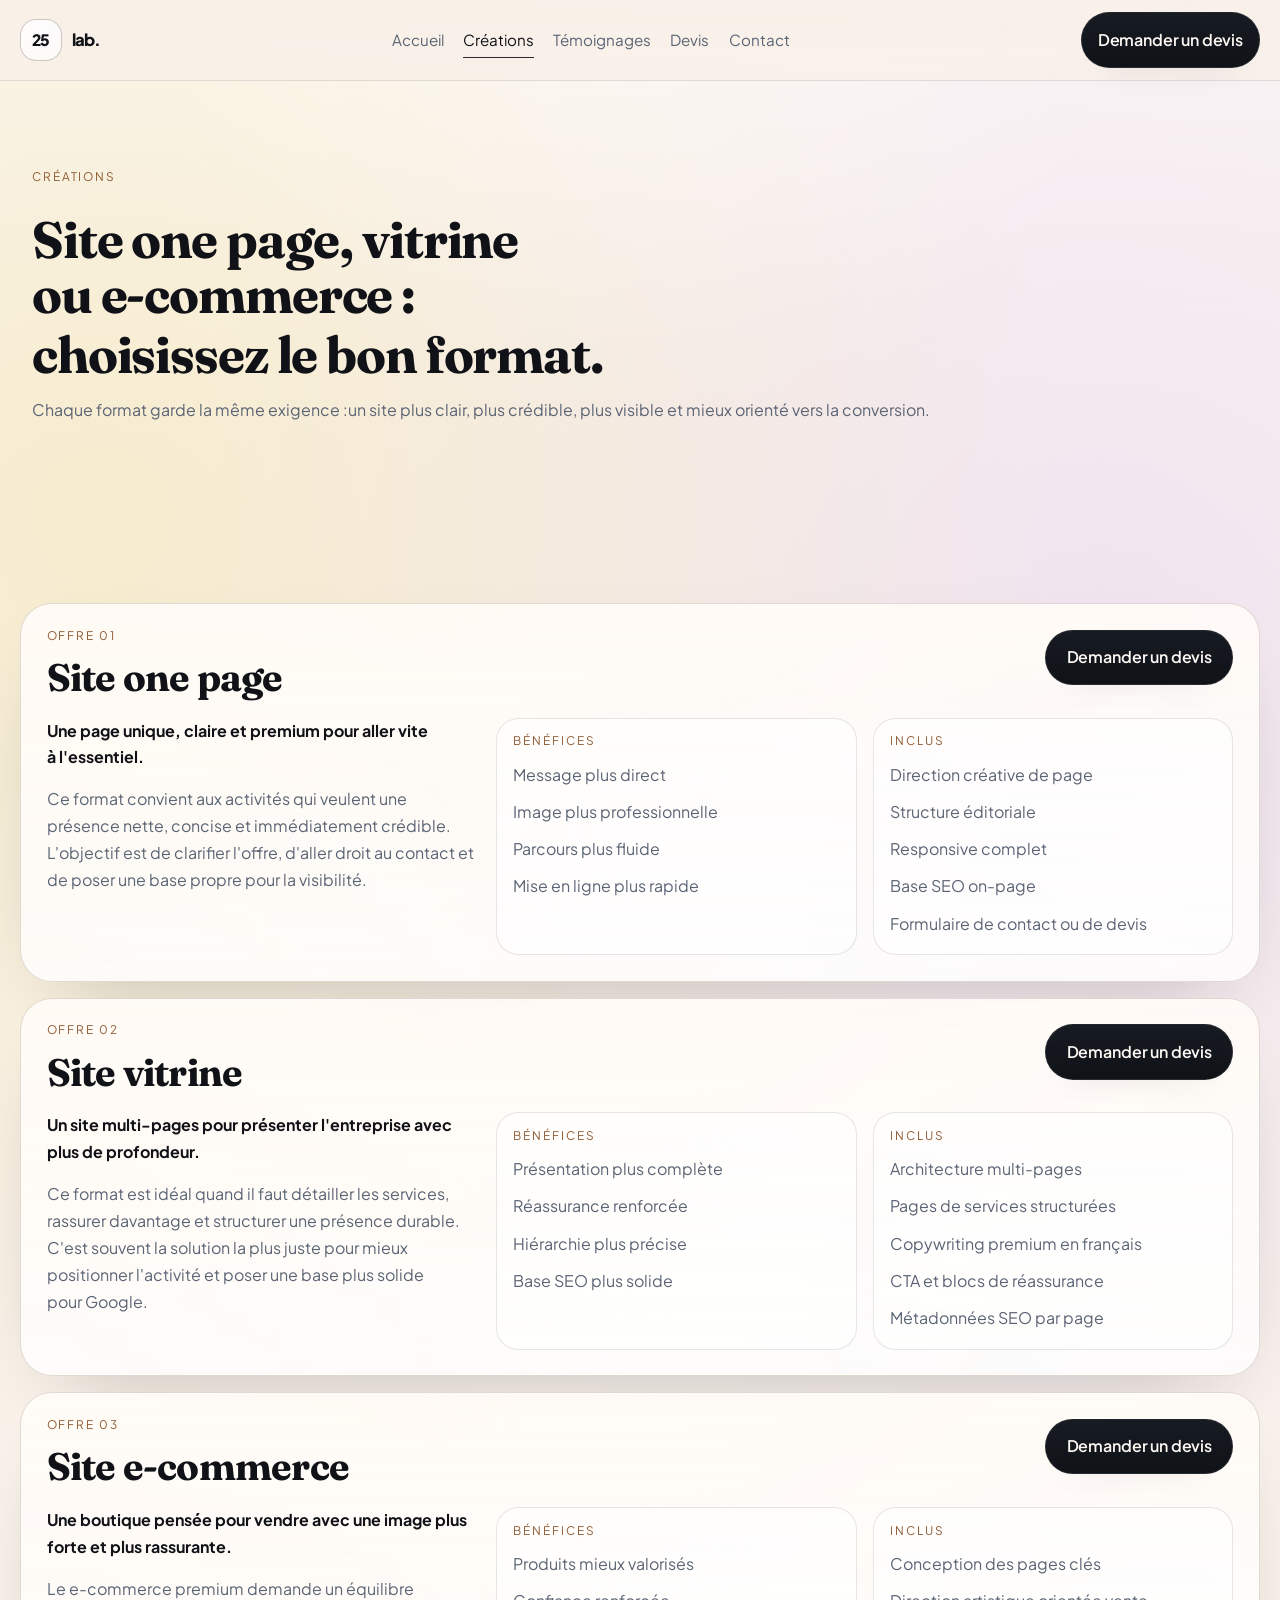
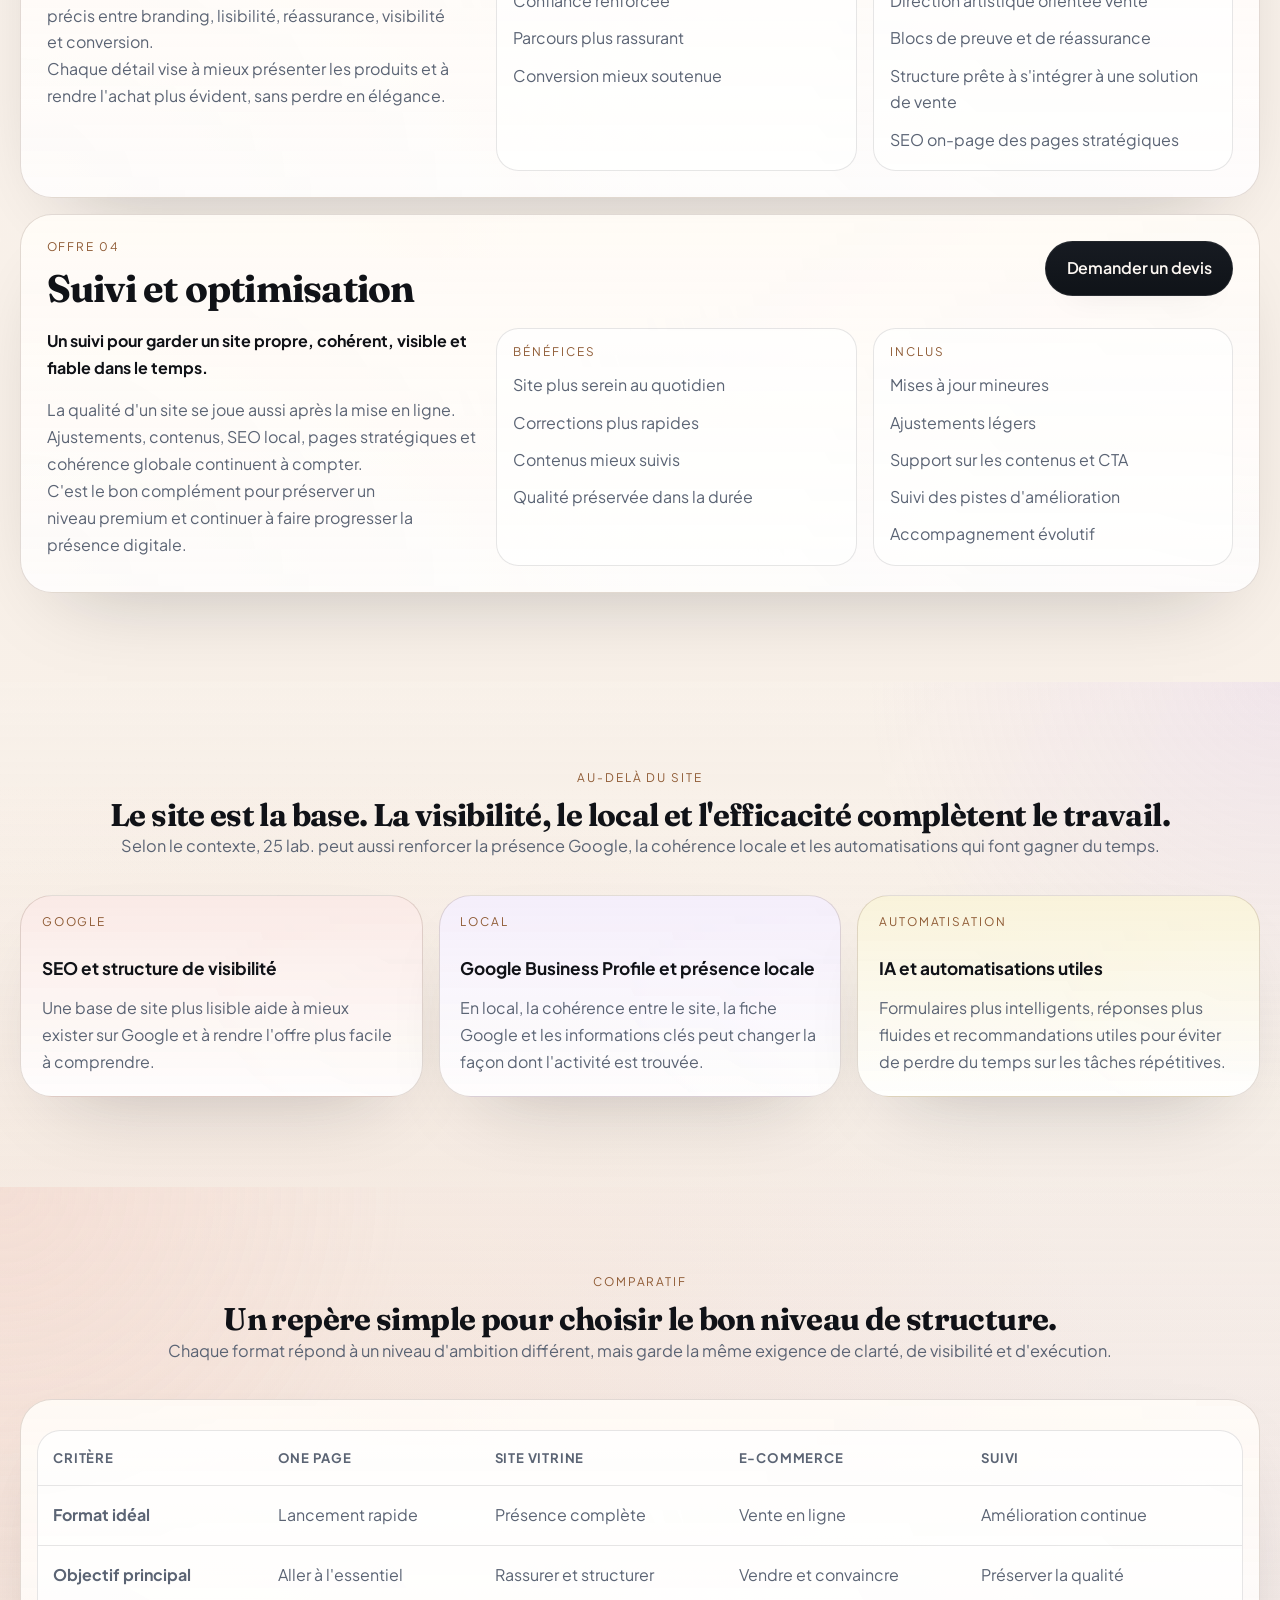
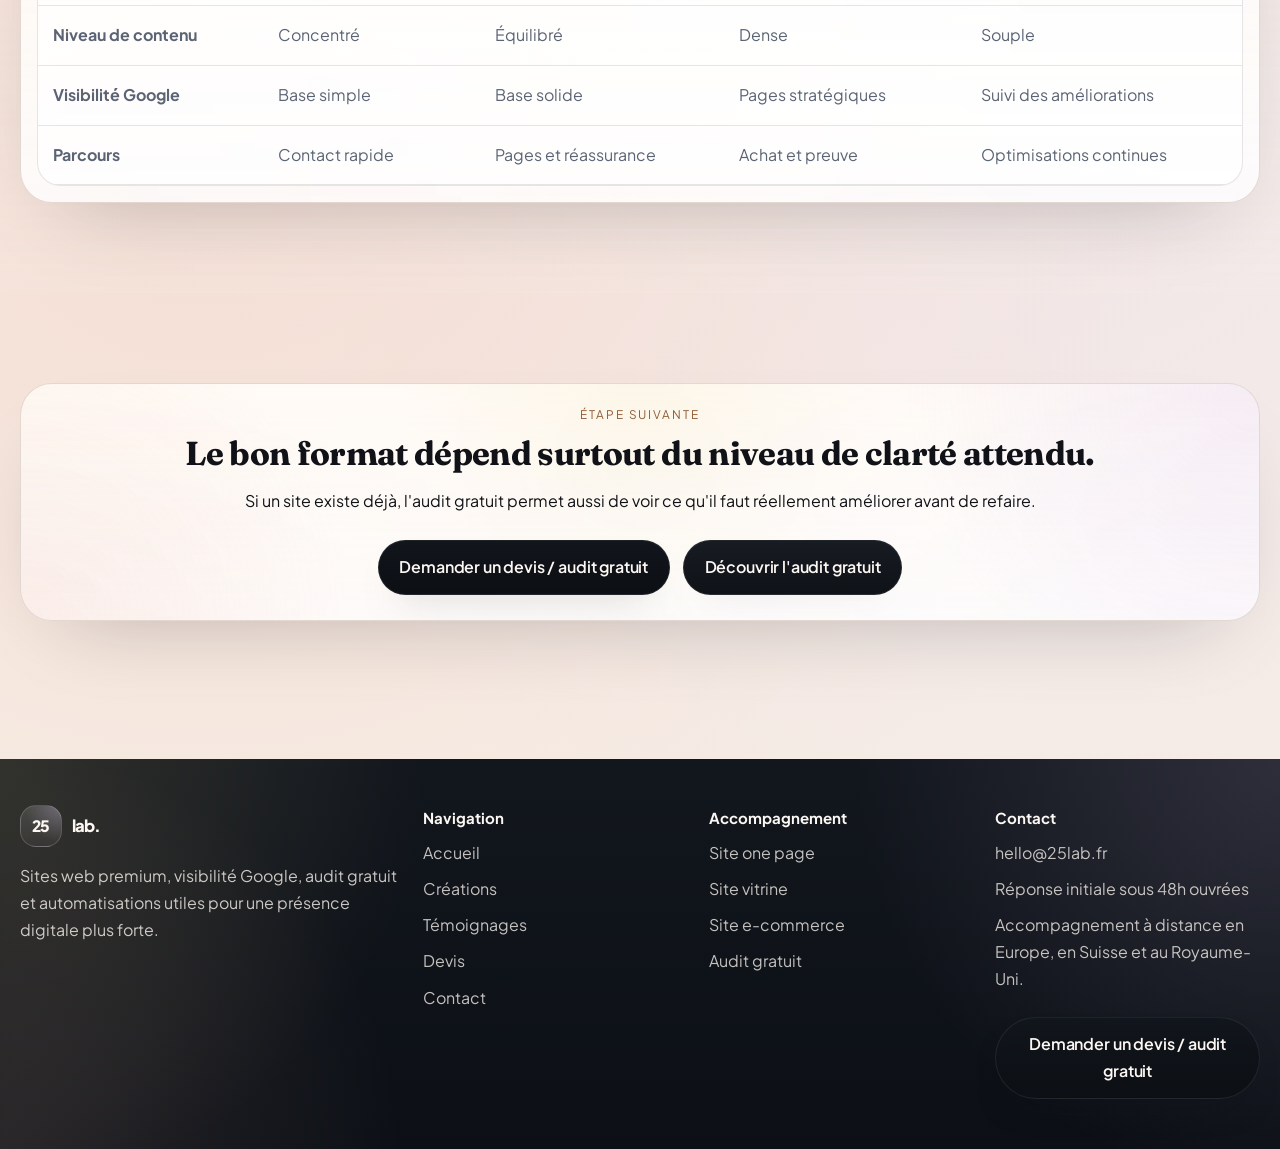
<file: creation.html>
<!doctype html>
<html lang="fr">
  <head>
    <meta charset="UTF-8" />
    <meta http-equiv="refresh" content="0; url=creations.html" />
    <meta name="robots" content="noindex, follow" />
    <title>Redirection | 25 lab.</title>
    <link rel="canonical" href="https://25lab.fr/creations.html" />
    <script>
      window.location.replace("creations.html" + window.location.hash);
    </script>
  </head>
  <body>
    <p>Redirection vers <a href="creations.html">creations.html</a>.</p>
  </body>
</html>
</file>
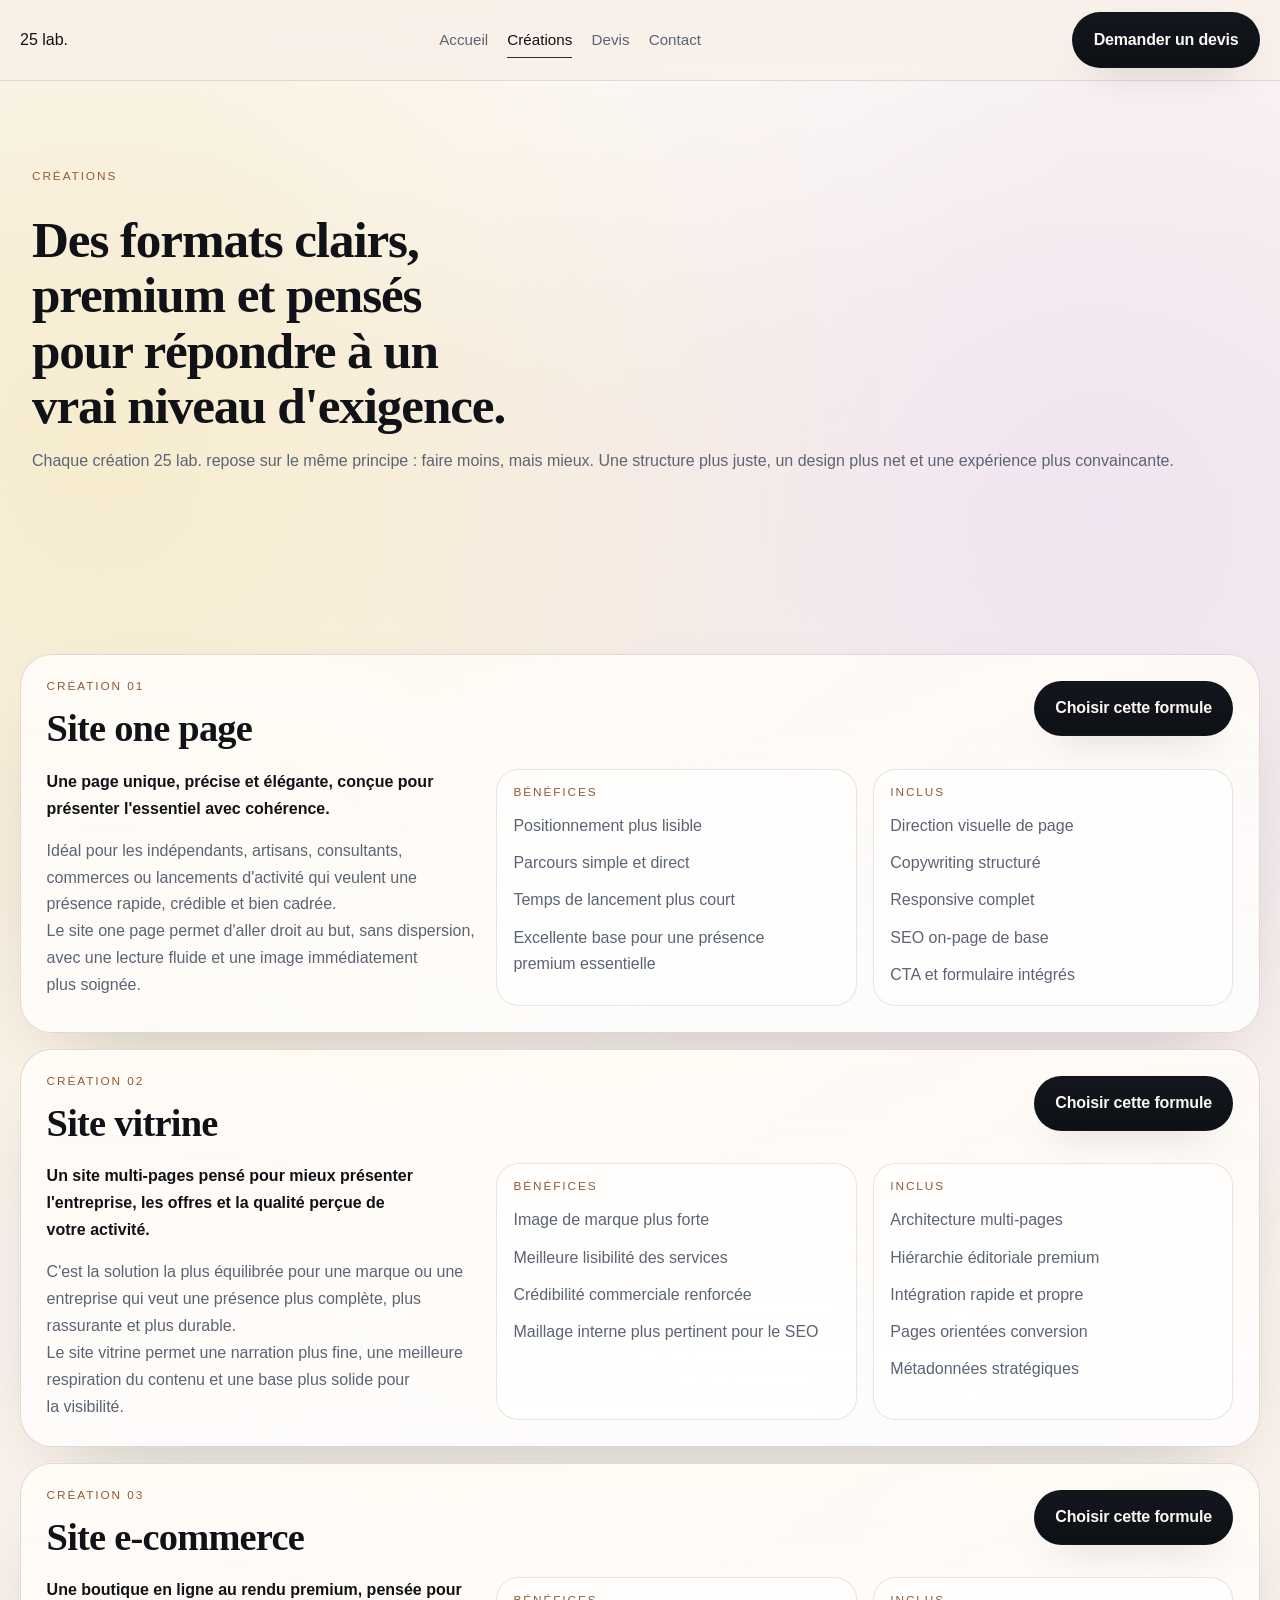
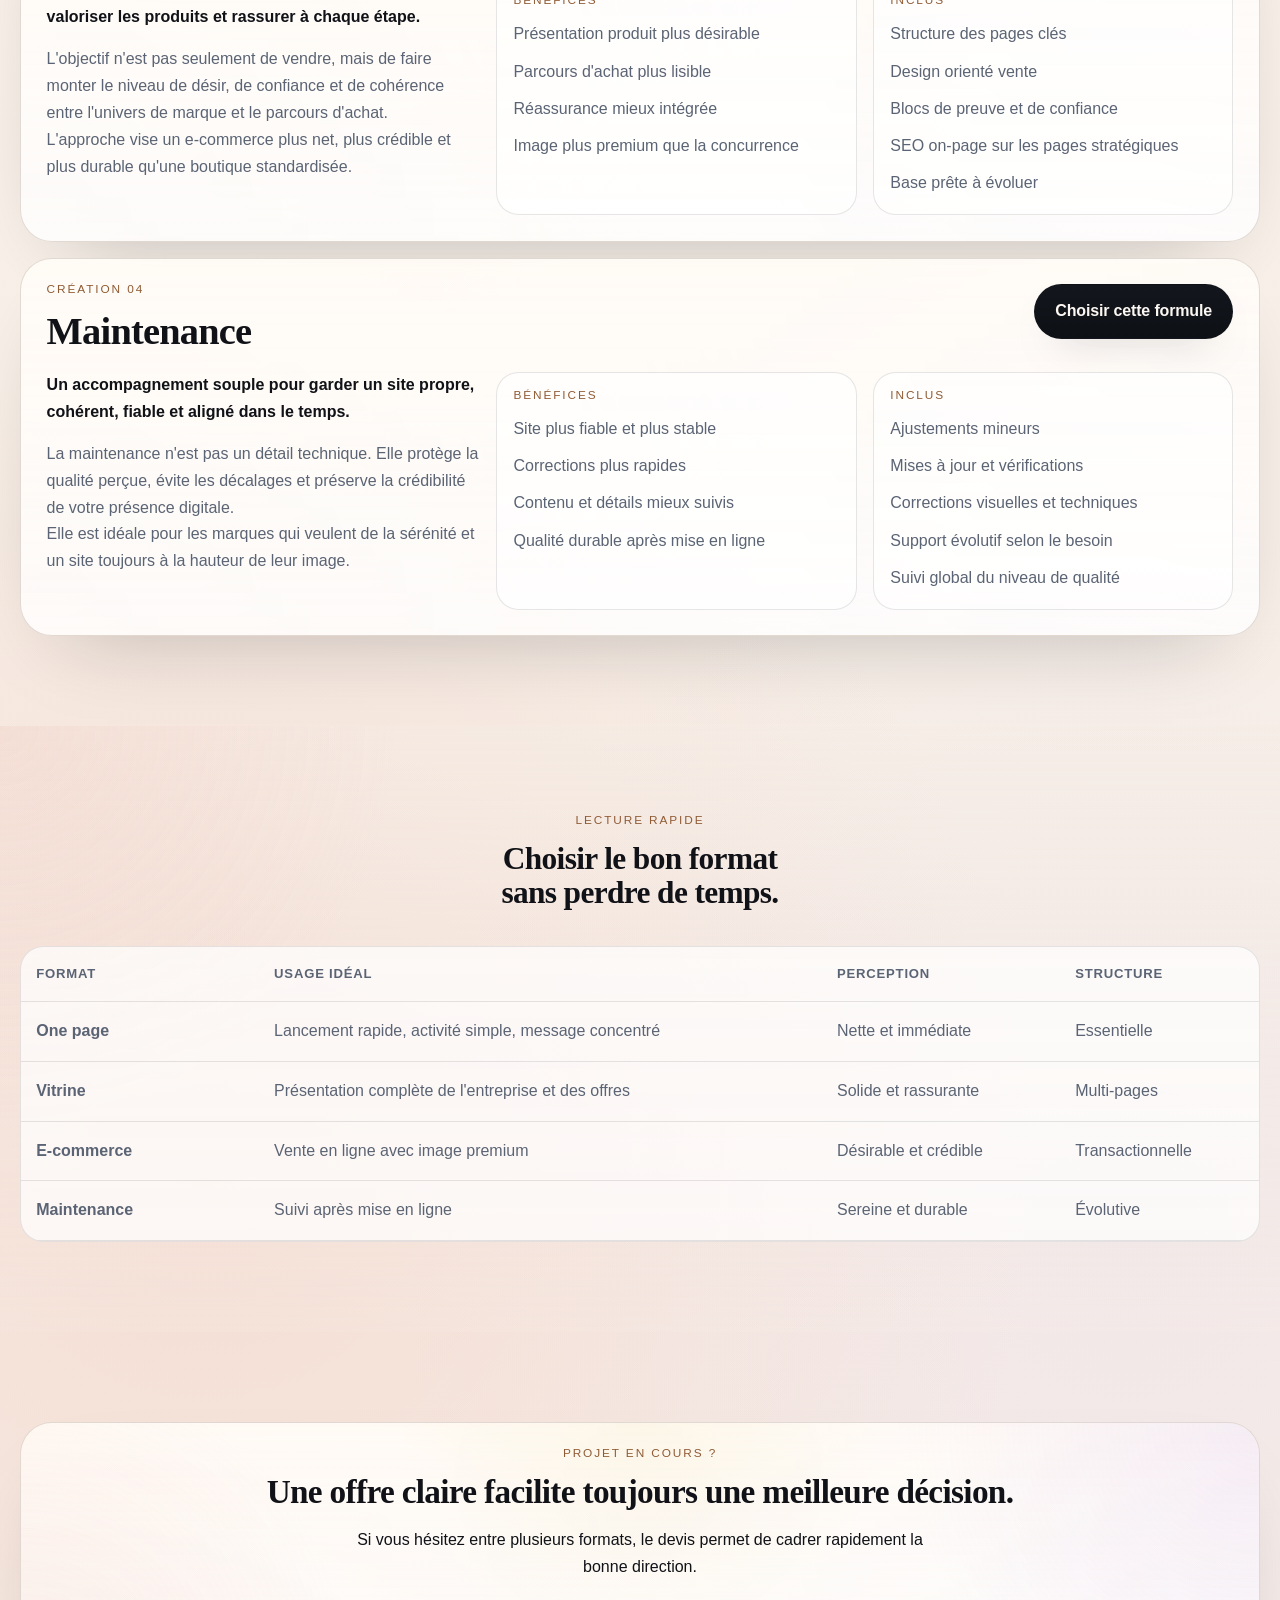
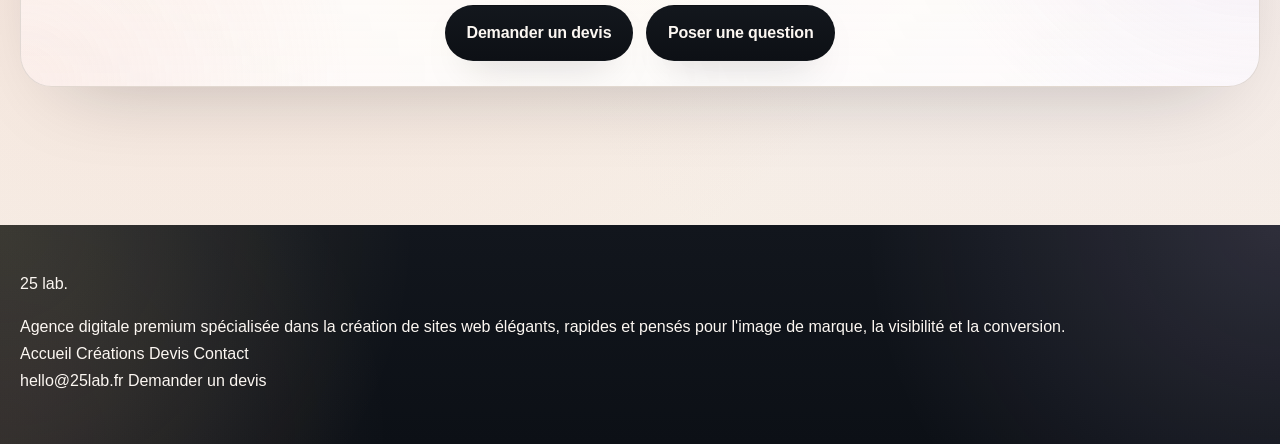
<file: creation25lab2.html>
<!doctype html>
<html lang="fr">
  <head>
    <meta charset="UTF-8" />
    <meta name="viewport" content="width=device-width, initial-scale=1" />
    <title>Créations & offres | Site one page, vitrine, e-commerce, maintenance | 25 lab.</title>
    <meta
      name="description"
      content="Découvrez les créations de 25 lab. : site one page, site vitrine, site e-commerce et maintenance, dans une approche premium, claire et orientée conversion."
    />
    <meta name="robots" content="index,follow" />
    <link rel="canonical" href="https://25lab.fr/creations.html" />
    <meta property="og:type" content="website" />
    <meta property="og:site_name" content="25 lab." />
    <meta property="og:title" content="Créations & offres | 25 lab." />
    <meta
      property="og:description"
      content="Site one page, vitrine, e-commerce et maintenance, conçus avec une approche premium, nette et crédible."
    />
    <meta property="og:url" content="https://25lab.fr/creations.html" />
    <meta name="twitter:card" content="summary_large_image" />
    <meta name="twitter:title" content="Créations & offres | 25 lab." />
    <meta
      name="twitter:description"
      content="Site one page, vitrine, e-commerce et maintenance, conçus avec une approche premium, nette et crédible."
    />
    <meta name="theme-color" content="#111111" />
    <link rel="preconnect" href="https://fonts.googleapis.com" />
    <link rel="preconnect" href="https://fonts.gstatic.com" crossorigin="anonymous" />
    <link
      href="https://fonts.googleapis.com/css2?family=Cormorant+Garamond:wght@500;600;700&family=Manrope:wght@400;500;600;700;800&display=swap"
      rel="stylesheet"
    />
    <link rel="stylesheet" href="style.css" />
  </head>
  <body>
    <header class="site-header">
      <div class="container nav-shell">
        <a class="brand" href="index.html" aria-label="25 lab. accueil">
          <span class="brand-badge">25</span>
          <span class="brand-name">lab.</span>
        </a>

        <nav class="site-nav" aria-label="Navigation principale">
          <a href="index.html">Accueil</a>
          <a class="is-active" href="creations.html">Créations</a>
          <a href="devis.html">Devis</a>
          <a href="contact.html">Contact</a>
        </nav>

        <a class="btn btn-ghost btn-small desktop-only" href="devis.html">Demander un devis</a>
      </div>
    </header>

    <main>
      <section class="page-hero section container">
        <p class="eyebrow">Créations</p>
        <h1>Des formats clairs, premium et pensés pour répondre à un vrai niveau d'exigence.</h1>
        <p>
          Chaque création 25 lab. repose sur le même principe : faire moins, mais mieux. Une
          structure plus juste, un design plus net et une expérience plus convaincante.
        </p>
      </section>

      <section class="section container offer-stack">
        <article id="one-page" class="offer-card reveal">
          <div class="offer-head">
            <div>
              <p class="eyebrow">Création 01</p>
              <h2>Site one page</h2>
            </div>
            <a class="btn btn-ghost" href="devis.html">Choisir cette formule</a>
          </div>

          <div class="offer-grid">
            <div class="offer-copy">
              <p class="lead">
                Une page unique, précise et élégante, conçue pour présenter l'essentiel avec
                cohérence.
              </p>
              <p>
                Idéal pour les indépendants, artisans, consultants, commerces ou lancements
                d'activité qui veulent une présence rapide, crédible et bien cadrée.
              </p>
              <p>
                Le site one page permet d'aller droit au but, sans dispersion, avec une lecture
                fluide et une image immédiatement plus soignée.
              </p>
            </div>

            <div class="offer-list-block">
              <p class="mini-label">Bénéfices</p>
              <ul>
                <li>Positionnement plus lisible</li>
                <li>Parcours simple et direct</li>
                <li>Temps de lancement plus court</li>
                <li>Excellente base pour une présence premium essentielle</li>
              </ul>
            </div>

            <div class="offer-list-block">
              <p class="mini-label">Inclus</p>
              <ul>
                <li>Direction visuelle de page</li>
                <li>Copywriting structuré</li>
                <li>Responsive complet</li>
                <li>SEO on-page de base</li>
                <li>CTA et formulaire intégrés</li>
              </ul>
            </div>
          </div>
        </article>

        <article id="vitrine" class="offer-card reveal">
          <div class="offer-head">
            <div>
              <p class="eyebrow">Création 02</p>
              <h2>Site vitrine</h2>
            </div>
            <a class="btn btn-ghost" href="devis.html">Choisir cette formule</a>
          </div>

          <div class="offer-grid">
            <div class="offer-copy">
              <p class="lead">
                Un site multi-pages pensé pour mieux présenter l'entreprise, les offres et la
                qualité perçue de votre activité.
              </p>
              <p>
                C'est la solution la plus équilibrée pour une marque ou une entreprise qui veut une
                présence plus complète, plus rassurante et plus durable.
              </p>
              <p>
                Le site vitrine permet une narration plus fine, une meilleure respiration du contenu
                et une base plus solide pour la visibilité.
              </p>
            </div>

            <div class="offer-list-block">
              <p class="mini-label">Bénéfices</p>
              <ul>
                <li>Image de marque plus forte</li>
                <li>Meilleure lisibilité des services</li>
                <li>Crédibilité commerciale renforcée</li>
                <li>Maillage interne plus pertinent pour le SEO</li>
              </ul>
            </div>

            <div class="offer-list-block">
              <p class="mini-label">Inclus</p>
              <ul>
                <li>Architecture multi-pages</li>
                <li>Hiérarchie éditoriale premium</li>
                <li>Intégration rapide et propre</li>
                <li>Pages orientées conversion</li>
                <li>Métadonnées stratégiques</li>
              </ul>
            </div>
          </div>
        </article>

        <article id="ecommerce" class="offer-card reveal">
          <div class="offer-head">
            <div>
              <p class="eyebrow">Création 03</p>
              <h2>Site e-commerce</h2>
            </div>
            <a class="btn btn-ghost" href="devis.html">Choisir cette formule</a>
          </div>

          <div class="offer-grid">
            <div class="offer-copy">
              <p class="lead">
                Une boutique en ligne au rendu premium, pensée pour valoriser les produits et
                rassurer à chaque étape.
              </p>
              <p>
                L'objectif n'est pas seulement de vendre, mais de faire monter le niveau de désir,
                de confiance et de cohérence entre l'univers de marque et le parcours d'achat.
              </p>
              <p>
                L'approche vise un e-commerce plus net, plus crédible et plus durable qu'une
                boutique standardisée.
              </p>
            </div>

            <div class="offer-list-block">
              <p class="mini-label">Bénéfices</p>
              <ul>
                <li>Présentation produit plus désirable</li>
                <li>Parcours d'achat plus lisible</li>
                <li>Réassurance mieux intégrée</li>
                <li>Image plus premium que la concurrence</li>
              </ul>
            </div>

            <div class="offer-list-block">
              <p class="mini-label">Inclus</p>
              <ul>
                <li>Structure des pages clés</li>
                <li>Design orienté vente</li>
                <li>Blocs de preuve et de confiance</li>
                <li>SEO on-page sur les pages stratégiques</li>
                <li>Base prête à évoluer</li>
              </ul>
            </div>
          </div>
        </article>

        <article id="maintenance" class="offer-card reveal">
          <div class="offer-head">
            <div>
              <p class="eyebrow">Création 04</p>
              <h2>Maintenance</h2>
            </div>
            <a class="btn btn-ghost" href="devis.html">Choisir cette formule</a>
          </div>

          <div class="offer-grid">
            <div class="offer-copy">
              <p class="lead">
                Un accompagnement souple pour garder un site propre, cohérent, fiable et aligné
                dans le temps.
              </p>
              <p>
                La maintenance n'est pas un détail technique. Elle protège la qualité perçue,
                évite les décalages et préserve la crédibilité de votre présence digitale.
              </p>
              <p>
                Elle est idéale pour les marques qui veulent de la sérénité et un site toujours à
                la hauteur de leur image.
              </p>
            </div>

            <div class="offer-list-block">
              <p class="mini-label">Bénéfices</p>
              <ul>
                <li>Site plus fiable et plus stable</li>
                <li>Corrections plus rapides</li>
                <li>Contenu et détails mieux suivis</li>
                <li>Qualité durable après mise en ligne</li>
              </ul>
            </div>

            <div class="offer-list-block">
              <p class="mini-label">Inclus</p>
              <ul>
                <li>Ajustements mineurs</li>
                <li>Mises à jour et vérifications</li>
                <li>Corrections visuelles et techniques</li>
                <li>Support évolutif selon le besoin</li>
                <li>Suivi global du niveau de qualité</li>
              </ul>
            </div>
          </div>
        </article>
      </section>

      <section class="section section-alt">
        <div class="container">
          <div class="section-intro center">
            <p class="eyebrow">Lecture rapide</p>
            <h2>Choisir le bon format sans perdre de temps.</h2>
          </div>

          <div class="comparison-card">
            <table>
              <thead>
                <tr>
                  <th>Format</th>
                  <th>Usage idéal</th>
                  <th>Perception</th>
                  <th>Structure</th>
                </tr>
              </thead>
              <tbody>
                <tr>
                  <th>One page</th>
                  <td>Lancement rapide, activité simple, message concentré</td>
                  <td>Nette et immédiate</td>
                  <td>Essentielle</td>
                </tr>
                <tr>
                  <th>Vitrine</th>
                  <td>Présentation complète de l'entreprise et des offres</td>
                  <td>Solide et rassurante</td>
                  <td>Multi-pages</td>
                </tr>
                <tr>
                  <th>E-commerce</th>
                  <td>Vente en ligne avec image premium</td>
                  <td>Désirable et crédible</td>
                  <td>Transactionnelle</td>
                </tr>
                <tr>
                  <th>Maintenance</th>
                  <td>Suivi après mise en ligne</td>
                  <td>Sereine et durable</td>
                  <td>Évolutive</td>
                </tr>
              </tbody>
            </table>
          </div>
        </div>
      </section>

      <section class="section container">
        <article class="cta-panel reveal">
          <p class="eyebrow">Projet en cours ?</p>
          <h2>Une offre claire facilite toujours une meilleure décision.</h2>
          <p>
            Si vous hésitez entre plusieurs formats, le devis permet de cadrer rapidement la bonne
            direction.
          </p>
          <div class="hero-actions center">
            <a class="btn" href="devis.html">Demander un devis</a>
            <a class="btn btn-ghost" href="contact.html">Poser une question</a>
          </div>
        </article>
      </section>
    </main>

    <footer class="site-footer">
      <div class="container footer-shell">
        <div class="footer-brand">
          <a class="brand brand-light" href="index.html">
            <span class="brand-badge">25</span>
            <span class="brand-name">lab.</span>
          </a>
          <p>
            Agence digitale premium spécialisée dans la création de sites web élégants, rapides et
            pensés pour l'image de marque, la visibilité et la conversion.
          </p>
        </div>

        <div class="footer-links">
          <a href="index.html">Accueil</a>
          <a href="creations.html">Créations</a>
          <a href="devis.html">Devis</a>
          <a href="contact.html">Contact</a>
        </div>

        <div class="footer-links">
          <a href="mailto:hello@25lab.fr">hello@25lab.fr</a>
          <a href="devis.html">Demander un devis</a>
        </div>
      </div>
    </footer>

    <script src="script.js"></script>
  </body>
</html>
</file>
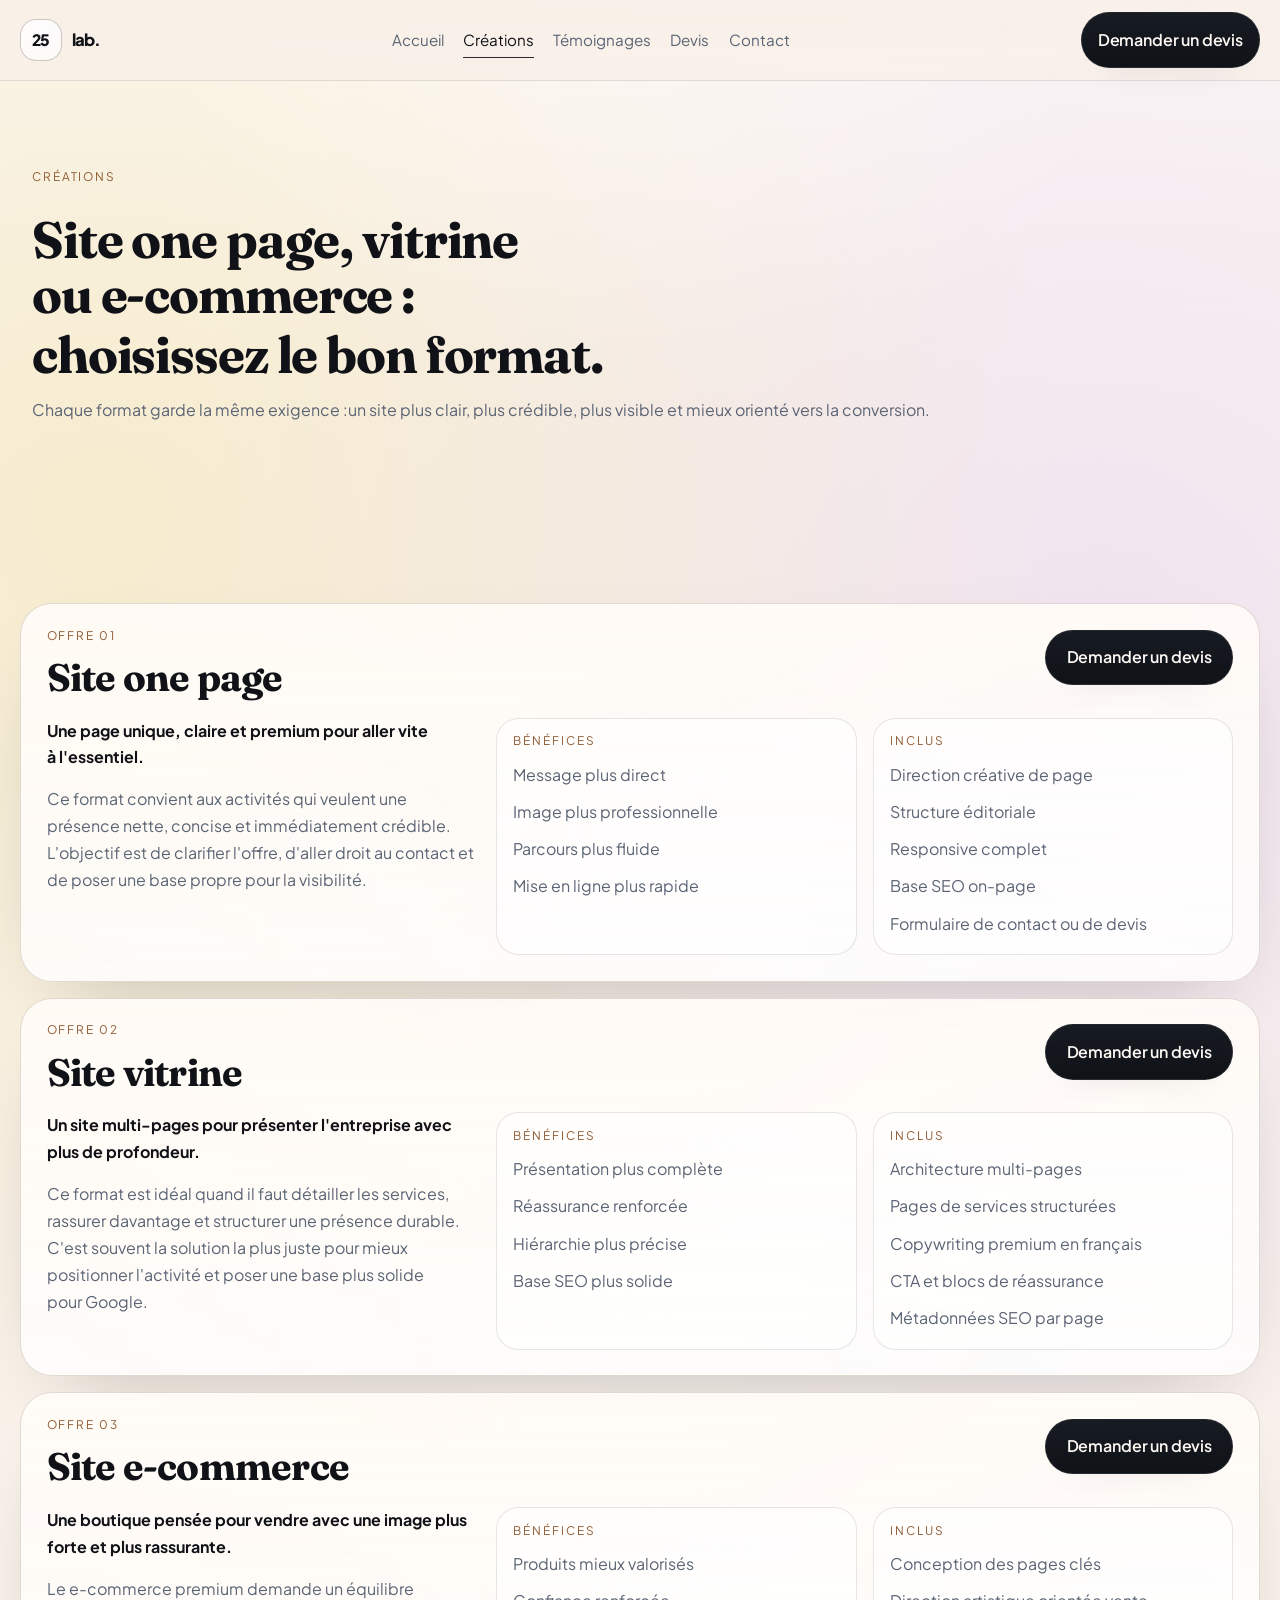
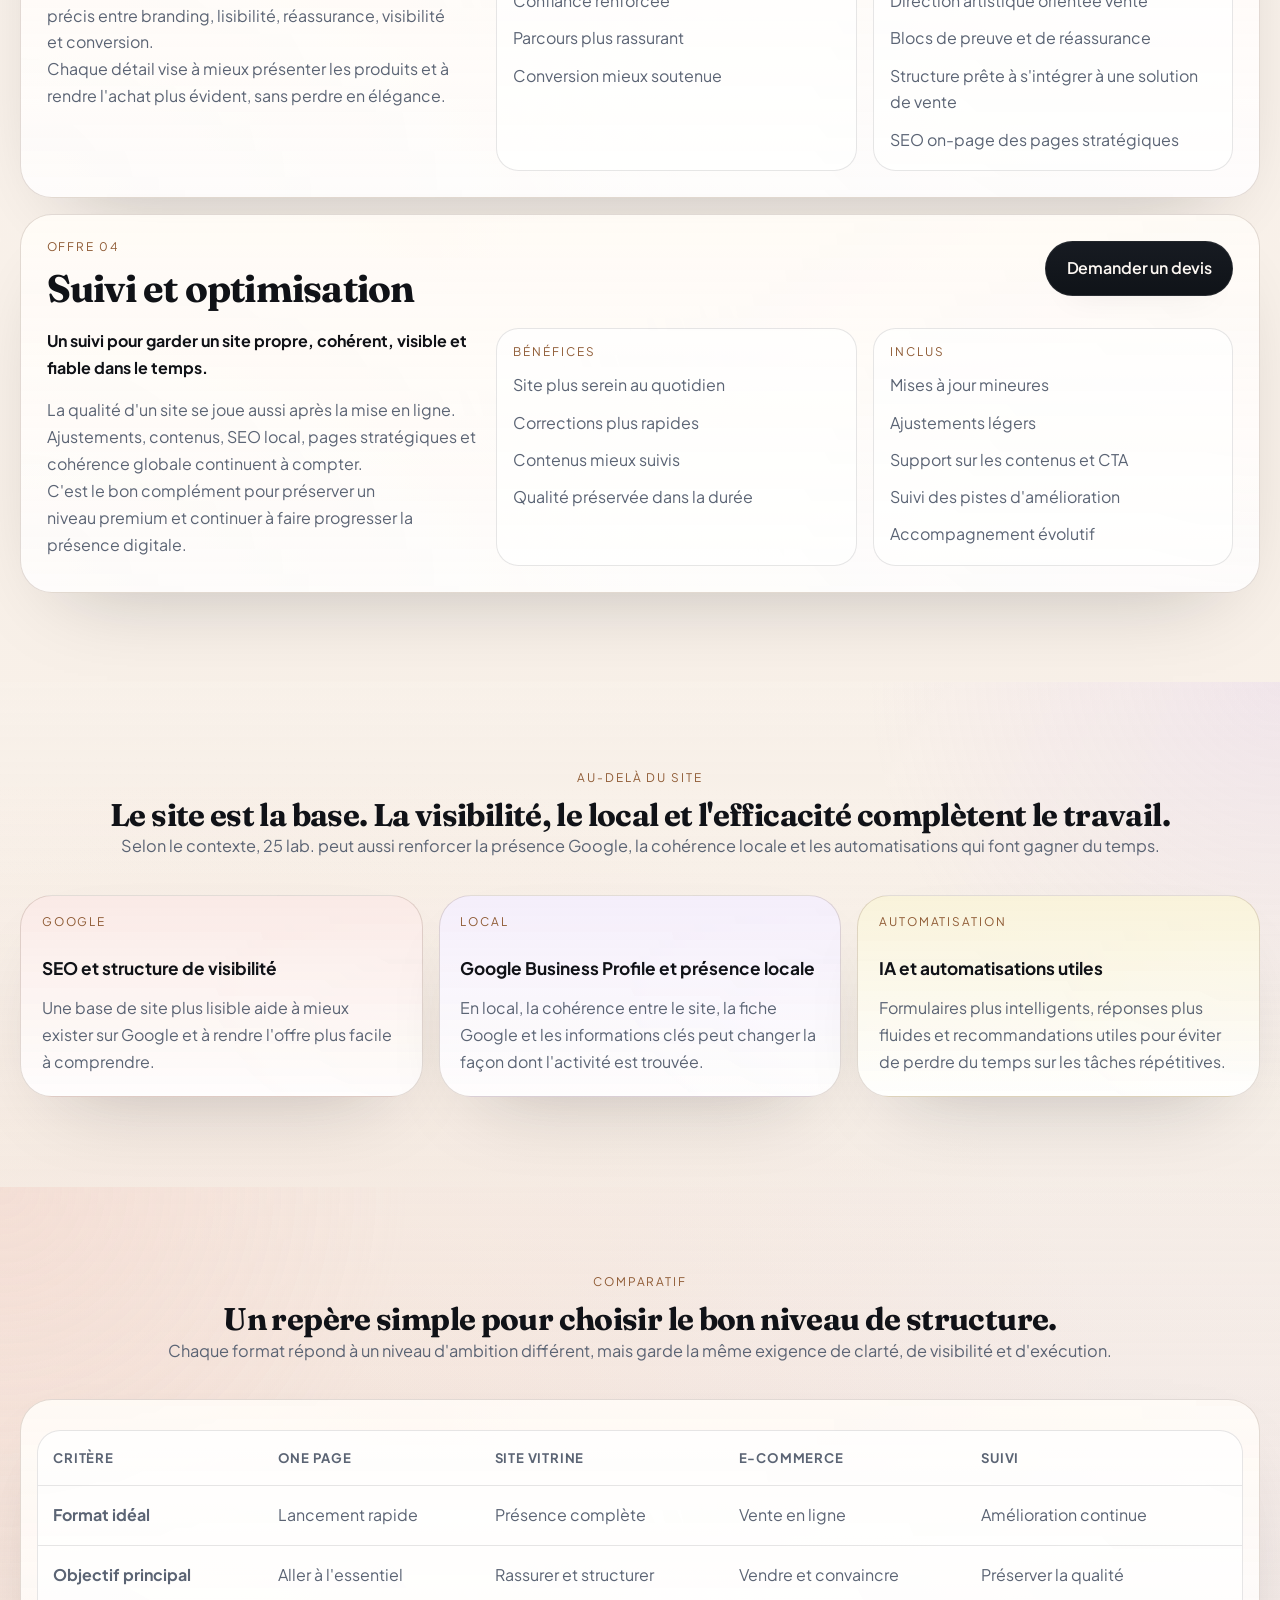
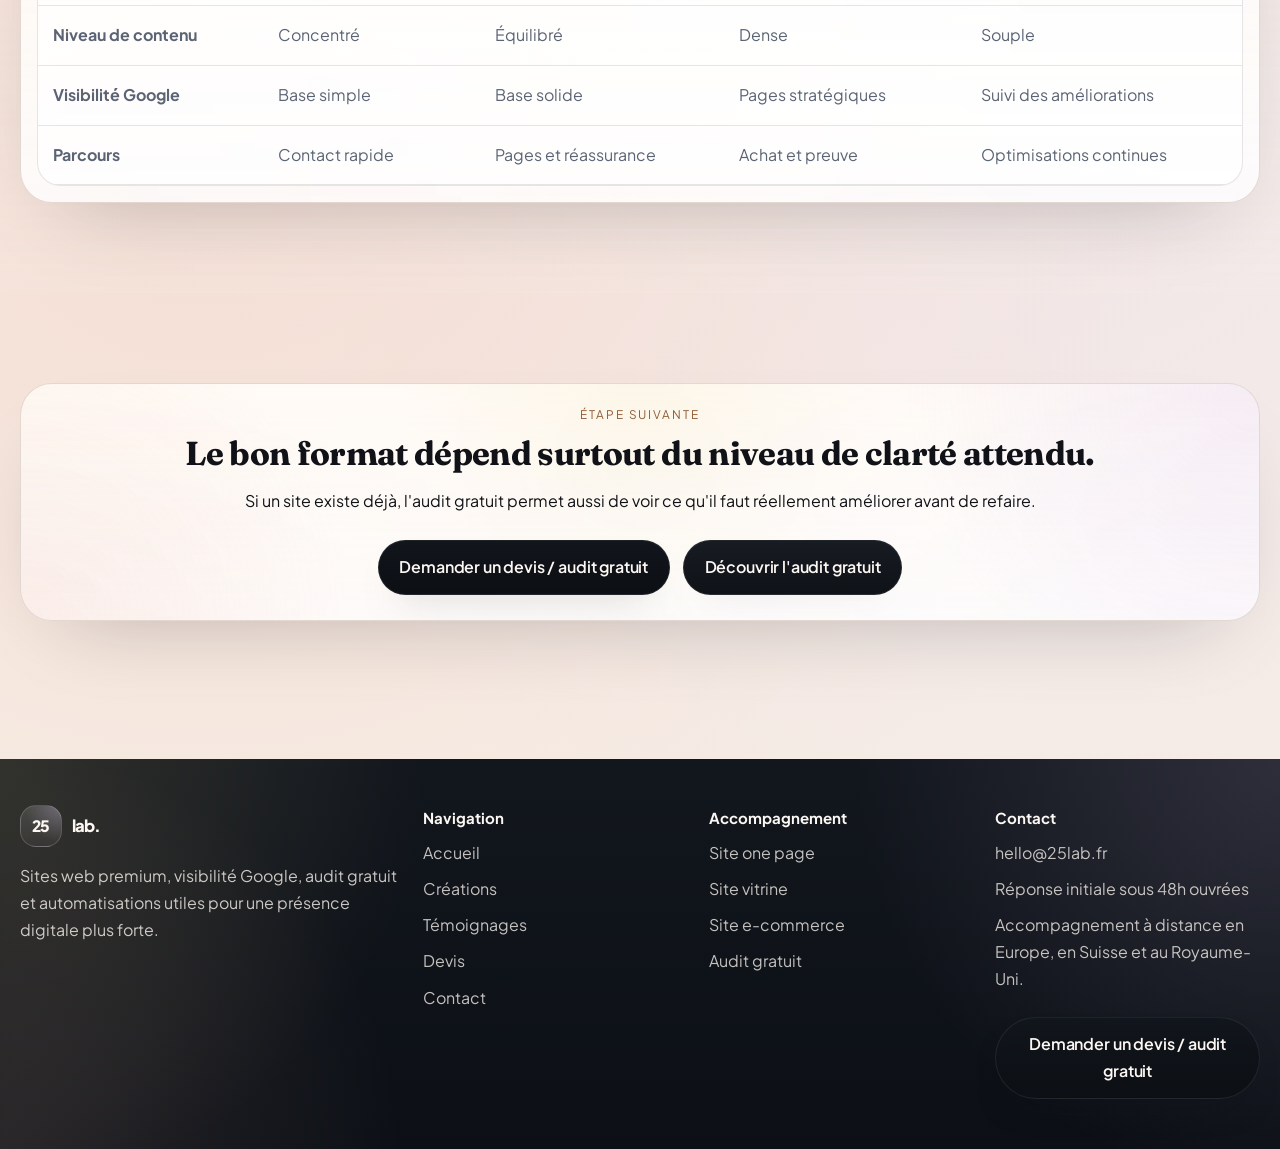
<file: creations.html>
<!doctype html>
<html lang="fr">
  <head>
    <meta charset="UTF-8" />
    <meta name="viewport" content="width=device-width, initial-scale=1" />
    <title>Créations | Site one page, vitrine, e-commerce et accompagnement | 25 lab.</title>
    <meta
      name="description"
      content="25 lab. conçoit des sites web premium sur mesure, de la page one page à la structure e-commerce, avec une base pensée pour la visibilité et la conversion."
    />
    <link rel="canonical" href="https://25lab.fr/creations.html" />
    <meta property="og:type" content="website" />
    <meta property="og:site_name" content="25 lab." />
    <meta property="og:title" content="Créations | Site one page, vitrine, e-commerce et accompagnement" />
    <meta
      property="og:description"
      content="Découvrez les formats de création de site web premium proposés par 25 lab., pensés pour la clarté, la visibilité et la conversion."
    />
    <meta property="og:url" content="https://25lab.fr/creations.html" />
    <meta property="og:image" content="https://25lab.fr/og-image.svg" />
    <meta name="twitter:card" content="summary_large_image" />
    <meta name="twitter:title" content="Créations | Site one page, vitrine, e-commerce et accompagnement" />
    <meta
      name="twitter:description"
      content="Découvrez les formats de création de site web premium proposés par 25 lab., pensés pour la clarté, la visibilité et la conversion."
    />
    <meta name="twitter:image" content="https://25lab.fr/og-image.svg" />
    <meta name="theme-color" content="#0f1115" />
    <link rel="icon" href="favicon.svg" type="image/svg+xml" />
    <link rel="icon" href="favicon.ico" type="image/x-icon" sizes="16x16 32x32" />
    <link rel="apple-touch-icon" href="apple-touch-icon.png" sizes="180x180" />
    <link rel="manifest" href="manifest.webmanifest" />
    <link rel="preconnect" href="https://fonts.googleapis.com" />
    <link rel="preconnect" href="https://fonts.gstatic.com" crossorigin="anonymous" />
    <link
      href="https://fonts.googleapis.com/css2?family=Fraunces:opsz,wght@9..144,500;9..144,600;9..144,700&amp;family=Plus+Jakarta+Sans:wght@400;500;600;700;800&amp;display=swap"
      rel="stylesheet"
    />
    <link rel="stylesheet" href="style.css" />
  </head>
  <body>
    <header class="site-header">
      <div class="container nav-shell">
        <a class="brand-link" href="index.html" aria-label="Retour à l'accueil 25 lab.">
          <span class="brand-lockup" aria-label="25 lab.">
            <span class="brand-mark">25</span>
            <span class="brand-wordmark"><strong>lab.</strong></span>
          </span>
        </a>
        <nav aria-label="Navigation principale">
          <a href="index.html">Accueil</a>
          <a class="is-active" aria-current="page" href="creations.html">Créations</a>
          <a href="temoignages.html">Témoignages</a>
          <a href="devis.html">Devis</a>
          <a href="contact.html">Contact</a>
        </nav>
        <a class="btn ghost small" href="devis.html">Demander un devis</a>
      </div>
    </header>

    <main>
      <section class="page-hero section container">
        <p class="eyebrow">Créations</p>
        <h1 class="split-title">
          <span class="title-line">Site one page, vitrine ou e-commerce :</span>
          <span class="title-line">choisissez le bon format.</span>
        </h1>
        <p>
          Chaque format garde la même exigence&nbsp;:<br class="mobile-break" />un site plus clair,
          plus crédible, plus visible et mieux orienté vers la conversion.
        </p>
      </section>

      <section class="section container offer-stack">
        <article id="one-page" class="offer-card reveal">
          <div class="offer-head">
            <div>
              <p class="eyebrow">Offre 01</p>
              <h2>Site one page</h2>
            </div>
            <a class="btn ghost" href="devis.html">Demander un devis</a>
          </div>
          <div class="offer-grid">
            <div class="offer-copy">
              <p class="lead">Une page unique, claire et premium pour aller vite à l'essentiel.</p>
              <p>
                Ce format convient aux activités qui veulent une présence nette, concise et
                immédiatement crédible.
              </p>
              <p>
                L'objectif est de clarifier l'offre, d'aller droit au contact et de poser une base
                propre pour la visibilité.
              </p>
            </div>
            <div class="offer-list-block">
              <p class="mini-label">Bénéfices</p>
              <ul>
                <li>Message plus direct</li>
                <li>Image plus professionnelle</li>
                <li>Parcours plus fluide</li>
                <li>Mise en ligne plus rapide</li>
              </ul>
            </div>
            <div class="offer-list-block">
              <p class="mini-label">Inclus</p>
              <ul>
                <li>Direction créative de page</li>
                <li>Structure éditoriale</li>
                <li>Responsive complet</li>
                <li>Base SEO on-page</li>
                <li>Formulaire de contact ou de devis</li>
              </ul>
            </div>
          </div>
        </article>

        <article id="site-vitrine" class="offer-card reveal">
          <div class="offer-head">
            <div>
              <p class="eyebrow">Offre 02</p>
              <h2>Site vitrine</h2>
            </div>
            <a class="btn ghost" href="devis.html">Demander un devis</a>
          </div>
          <div class="offer-grid">
            <div class="offer-copy">
              <p class="lead">Un site multi-pages pour présenter l'entreprise avec plus de profondeur.</p>
              <p>
                Ce format est idéal quand il faut détailler les services, rassurer davantage et
                structurer une présence durable.
              </p>
              <p>
                C'est souvent la solution la plus juste pour mieux positionner l'activité et poser
                une base plus solide pour Google.
              </p>
            </div>
            <div class="offer-list-block">
              <p class="mini-label">Bénéfices</p>
              <ul>
                <li>Présentation plus complète</li>
                <li>Réassurance renforcée</li>
                <li>Hiérarchie plus précise</li>
                <li>Base SEO plus solide</li>
              </ul>
            </div>
            <div class="offer-list-block">
              <p class="mini-label">Inclus</p>
              <ul>
                <li>Architecture multi-pages</li>
                <li>Pages de services structurées</li>
                <li>Copywriting premium en français</li>
                <li>CTA et blocs de réassurance</li>
                <li>Métadonnées SEO par page</li>
              </ul>
            </div>
          </div>
        </article>

        <article id="e-commerce" class="offer-card reveal">
          <div class="offer-head">
            <div>
              <p class="eyebrow">Offre 03</p>
              <h2>Site e-commerce</h2>
            </div>
            <a class="btn ghost" href="devis.html">Demander un devis</a>
          </div>
          <div class="offer-grid">
            <div class="offer-copy">
              <p class="lead">Une boutique pensée pour vendre avec une image plus forte et plus rassurante.</p>
              <p>
                Le e-commerce premium demande un équilibre précis entre branding, lisibilité,
                réassurance, visibilité et conversion.
              </p>
              <p>
                Chaque détail vise à mieux présenter les produits et à rendre l'achat plus évident,
                sans perdre en élégance.
              </p>
            </div>
            <div class="offer-list-block">
              <p class="mini-label">Bénéfices</p>
              <ul>
                <li>Produits mieux valorisés</li>
                <li>Confiance renforcée</li>
                <li>Parcours plus rassurant</li>
                <li>Conversion mieux soutenue</li>
              </ul>
            </div>
            <div class="offer-list-block">
              <p class="mini-label">Inclus</p>
              <ul>
                <li>Conception des pages clés</li>
                <li>Direction artistique orientée vente</li>
                <li>Blocs de preuve et de réassurance</li>
                <li>Structure prête à s'intégrer à une solution de vente</li>
                <li>SEO on-page des pages stratégiques</li>
              </ul>
            </div>
          </div>
        </article>

        <article id="maintenance" class="offer-card reveal">
          <div class="offer-head">
            <div>
              <p class="eyebrow">Offre 04</p>
              <h2>Suivi et optimisation</h2>
            </div>
            <a class="btn ghost" href="devis.html">Demander un devis</a>
          </div>
          <div class="offer-grid">
            <div class="offer-copy">
              <p class="lead">Un suivi pour garder un site propre, cohérent, visible et fiable dans le temps.</p>
              <p>
                La qualité d'un site se joue aussi après la mise en ligne. Ajustements, contenus,
                SEO local, pages stratégiques et cohérence globale continuent à compter.
              </p>
              <p>
                C'est le bon complément pour préserver un niveau premium et continuer à faire
                progresser la présence digitale.
              </p>
            </div>
            <div class="offer-list-block">
              <p class="mini-label">Bénéfices</p>
              <ul>
                <li>Site plus serein au quotidien</li>
                <li>Corrections plus rapides</li>
                <li>Contenus mieux suivis</li>
                <li>Qualité préservée dans la durée</li>
              </ul>
            </div>
            <div class="offer-list-block">
              <p class="mini-label">Inclus</p>
              <ul>
                <li>Mises à jour mineures</li>
                <li>Ajustements légers</li>
                <li>Support sur les contenus et CTA</li>
                <li>Suivi des pistes d'amélioration</li>
                <li>Accompagnement évolutif</li>
              </ul>
            </div>
          </div>
        </article>
      </section>

      <section class="section section-soft">
        <div class="container">
          <div class="section-intro center wide">
            <p class="eyebrow">Au-delà du site</p>
            <h2 class="one-line-desktop">Le site est la base. La visibilité, le local et l'efficacité complètent le travail.</h2>
            <p class="one-line-desktop">
              Selon le contexte, 25 lab. peut aussi renforcer la présence Google, la cohérence
              locale et les automatisations qui font gagner du temps.
            </p>
          </div>
          <div class="grid-3">
            <article class="card accent-peach reveal">
              <span class="mini-label">Google</span>
              <h3>SEO et structure de visibilité</h3>
              <p>
                Une base de site plus lisible aide à mieux exister sur Google et à rendre l'offre
                plus facile à comprendre.
              </p>
            </article>
            <article class="card accent-lilac reveal">
              <span class="mini-label">Local</span>
              <h3>Google Business Profile et présence locale</h3>
              <p>
                En local, la cohérence entre le site, la fiche Google et les informations clés peut
                changer la façon dont l'activité est trouvée.
              </p>
            </article>
            <article class="card accent-gold reveal">
              <span class="mini-label">Automatisation</span>
              <h3>IA et automatisations utiles</h3>
              <p>
                Formulaires plus intelligents, réponses plus fluides et recommandations utiles pour
                éviter de perdre du temps sur les tâches répétitives.
              </p>
            </article>
          </div>
        </div>
      </section>

      <section class="section section-alt">
        <div class="container">
          <div class="section-intro center wide">
            <p class="eyebrow">Comparatif</p>
            <h2>Un repère simple pour choisir le bon niveau de structure.</h2>
            <p class="one-line-desktop">
              Chaque format répond à un niveau d'ambition différent, mais garde la même exigence de
              clarté, de visibilité et d'exécution.
            </p>
          </div>
          <div class="comparison-shell reveal" data-comparison-shell>
            <div class="comparison-hint" aria-hidden="true">
              <span>Faites glisser le tableau</span>
              <span class="comparison-hint-icon">↔</span>
            </div>
            <div class="comparison-card" data-scrollable>
              <table>
                <thead>
                  <tr>
                    <th>Critère</th>
                    <th>One page</th>
                    <th>Site vitrine</th>
                    <th>E-commerce</th>
                    <th>Suivi</th>
                  </tr>
                </thead>
                <tbody>
                  <tr>
                    <th>Format idéal</th>
                    <td>Lancement rapide</td>
                    <td>Présence complète</td>
                    <td>Vente en ligne</td>
                    <td>Amélioration continue</td>
                  </tr>
                  <tr>
                    <th>Objectif principal</th>
                    <td>Aller à l'essentiel</td>
                    <td>Rassurer et structurer</td>
                    <td>Vendre et convaincre</td>
                    <td>Préserver la qualité</td>
                  </tr>
                  <tr>
                    <th>Niveau de contenu</th>
                    <td>Concentré</td>
                    <td>Équilibré</td>
                    <td>Dense</td>
                    <td>Souple</td>
                  </tr>
                  <tr>
                    <th>Visibilité Google</th>
                    <td>Base simple</td>
                    <td>Base solide</td>
                    <td>Pages stratégiques</td>
                    <td>Suivi des améliorations</td>
                  </tr>
                  <tr>
                    <th>Parcours</th>
                    <td>Contact rapide</td>
                    <td>Pages et réassurance</td>
                    <td>Achat et preuve</td>
                    <td>Optimisations continues</td>
                  </tr>
                </tbody>
              </table>
            </div>
          </div>
        </div>
      </section>

      <section class="section container">
        <article class="cta-panel reveal">
          <p class="eyebrow">Étape suivante</p>
          <h2 class="one-line-desktop">Le bon format dépend surtout du niveau de clarté attendu.</h2>
          <p class="one-line-desktop">
            Si un site existe déjà, l'audit gratuit permet aussi de voir ce qu'il faut réellement
            améliorer avant de refaire.
          </p>
          <div class="hero-actions center">
            <a class="btn mix" href="devis.html">Demander un devis / audit gratuit</a>
            <a class="btn ghost" href="devis.html#audit-gratuit">Découvrir l'audit gratuit</a>
          </div>
        </article>
      </section>
    </main>

    <footer class="site-footer">
      <div class="container footer-grid">
        <div class="footer-brand">
          <a class="brand-link" href="index.html" aria-label="Retour à l'accueil 25 lab.">
            <span class="brand-lockup light" aria-label="25 lab.">
              <span class="brand-mark">25</span>
              <span class="brand-wordmark"><strong>lab.</strong></span>
            </span>
          </a>
          <p class="footer-note">
            Sites web premium, visibilité Google, audit gratuit et automatisations utiles pour une
            présence digitale plus forte.
          </p>
        </div>
        <div class="footer-block">
          <strong>Navigation</strong>
          <a href="index.html">Accueil</a>
          <a href="creations.html">Créations</a>
          <a href="temoignages.html">Témoignages</a>
          <a href="devis.html">Devis</a>
          <a href="contact.html">Contact</a>
        </div>
        <div class="footer-block">
          <strong>Accompagnement</strong>
          <a href="creations.html#one-page">Site one page</a>
          <a href="creations.html#site-vitrine">Site vitrine</a>
          <a href="creations.html#e-commerce">Site e-commerce</a>
          <a href="devis.html#audit-gratuit">Audit gratuit</a>
        </div>
        <div class="footer-block">
          <strong>Contact</strong>
          <a href="mailto:hello@25lab.fr">hello@25lab.fr</a>
          <span>Réponse initiale sous 48h ouvrées</span>
          <span>Accompagnement à distance en Europe, en Suisse et au Royaume-Uni.</span>
          <div class="footer-actions">
            <a class="btn mix" href="devis.html">Demander un devis / audit gratuit</a>
          </div>
        </div>
      </div>
    </footer>

    <script src="script.js"></script>
  </body>
</html>
</file>
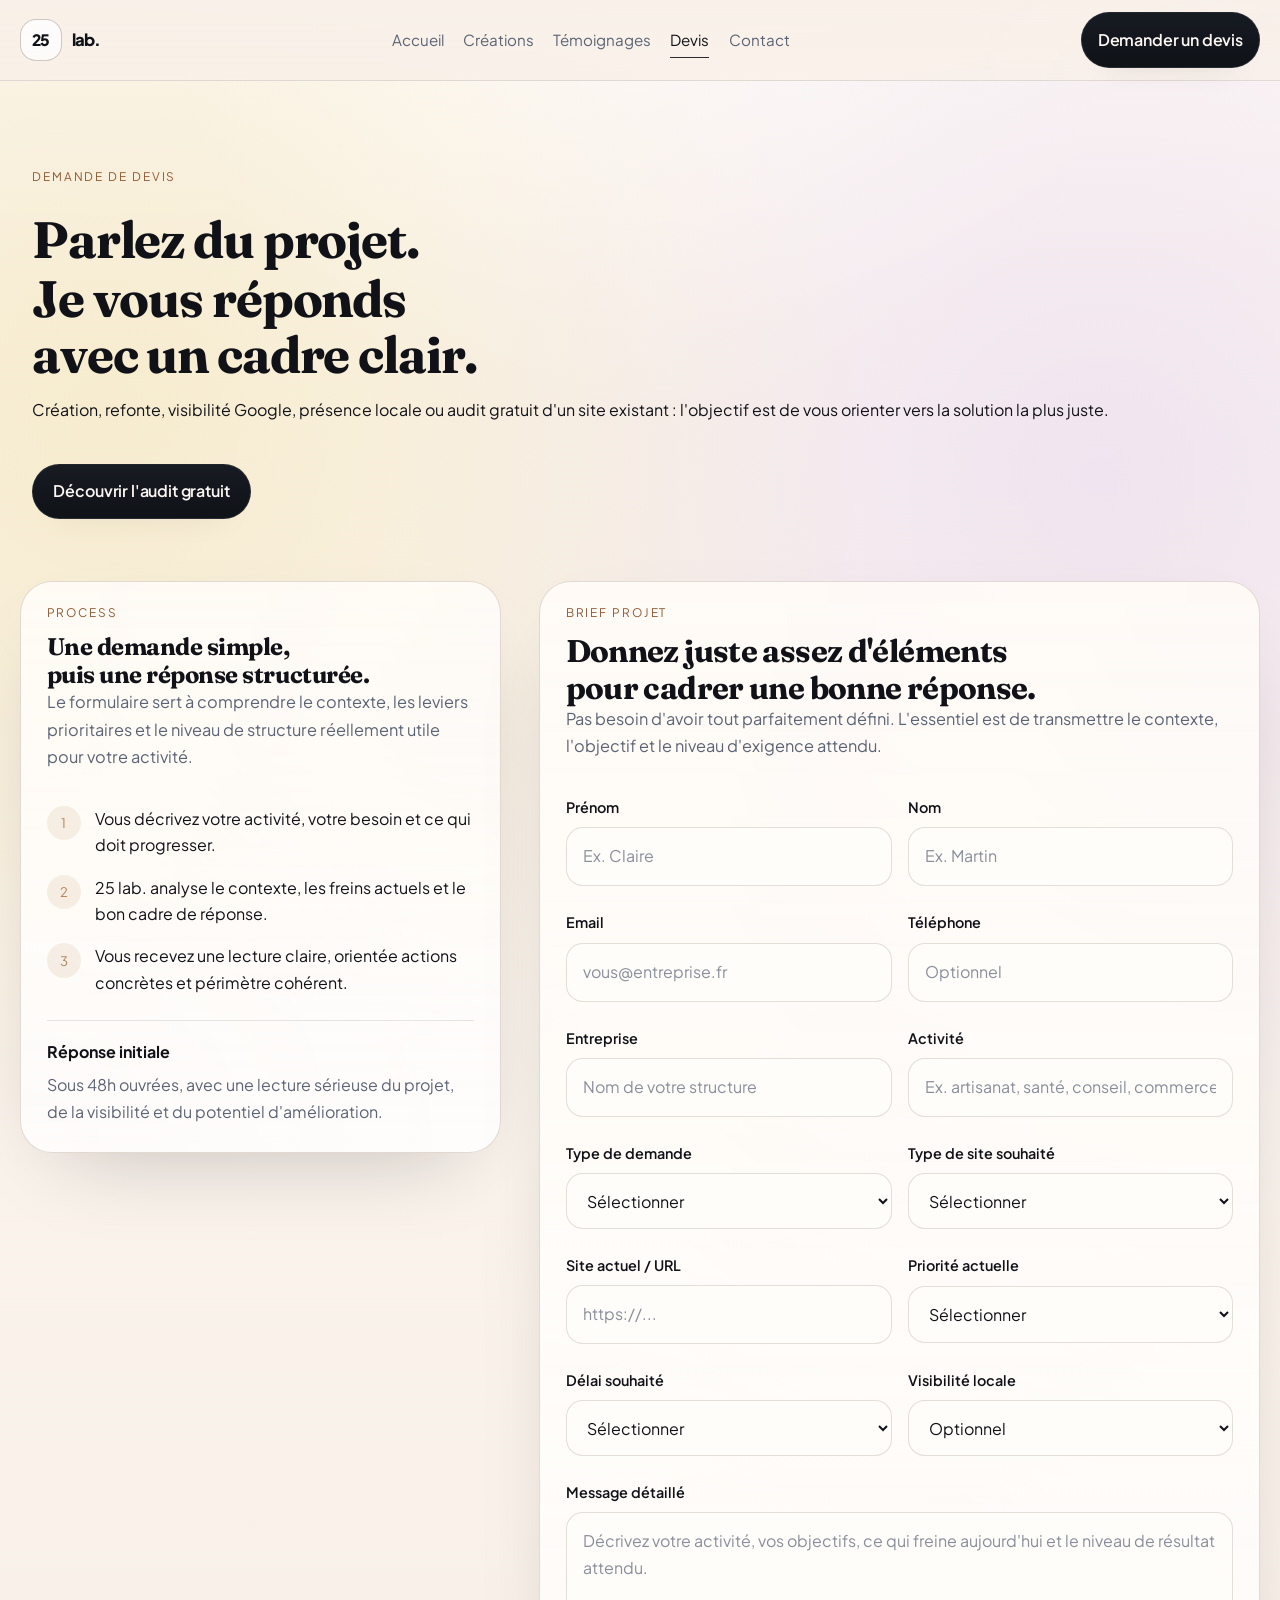
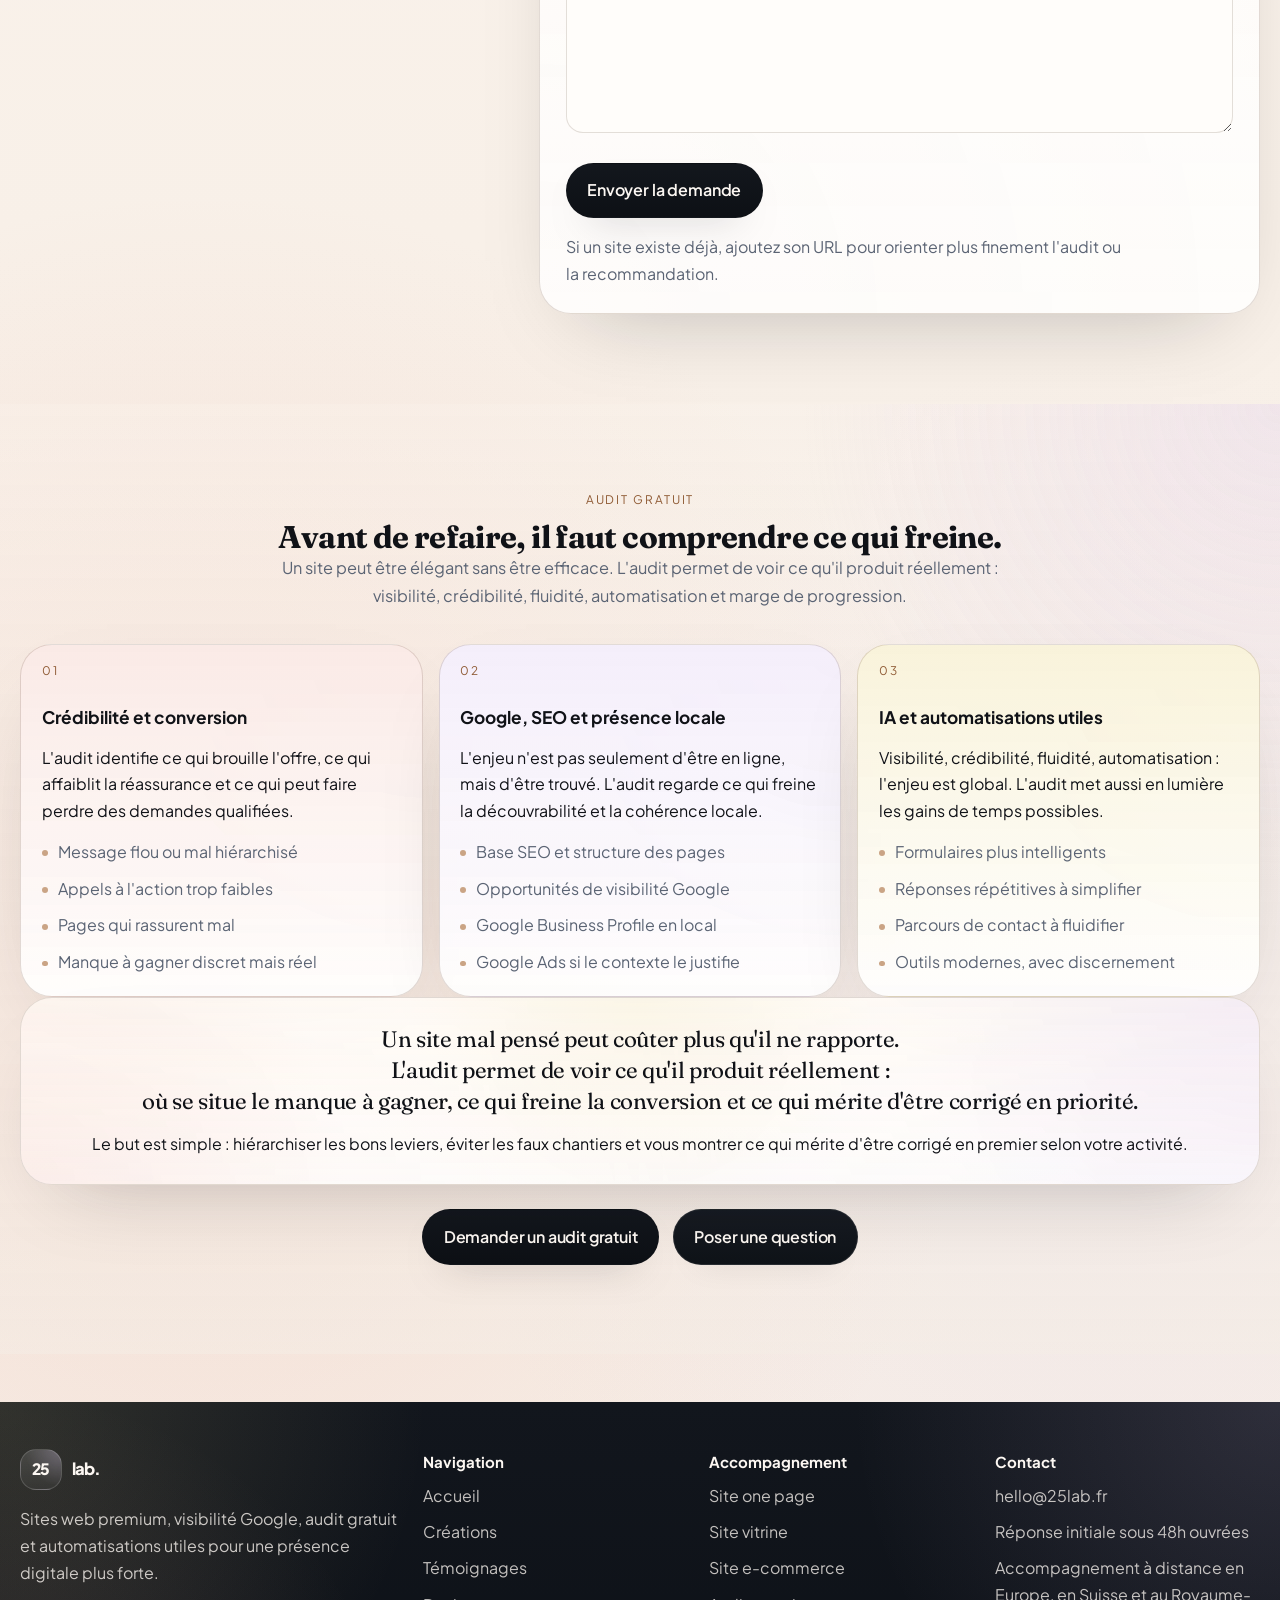
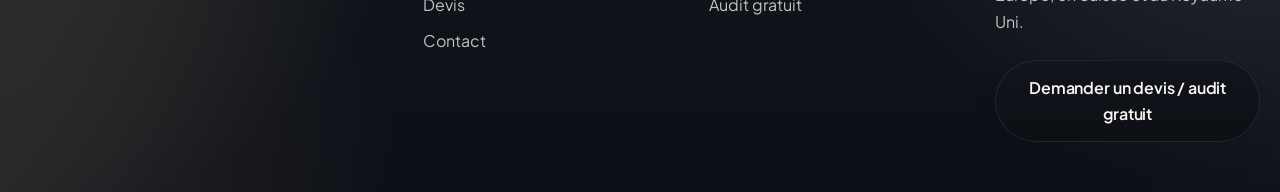
<file: devis.html>
<!doctype html>
<html lang="fr">
  <head>
    <meta charset="UTF-8" />
    <meta name="viewport" content="width=device-width, initial-scale=1" />
    <title>Devis | Site premium, audit gratuit et visibilité Google | 25 lab.</title>
    <meta
      name="description"
      content="Demandez un devis ou un audit gratuit avec 25 lab. pour clarifier un site web premium, la visibilité Google, la présence locale et les pistes d'automatisation utiles."
    />
    <link rel="canonical" href="https://25lab.fr/devis.html" />
    <meta property="og:type" content="website" />
    <meta property="og:site_name" content="25 lab." />
    <meta property="og:title" content="Devis | Site premium, audit gratuit et visibilité Google | 25 lab." />
    <meta
      property="og:description"
      content="Décrivez votre besoin ou demandez un audit gratuit pour identifier ce qui freine la visibilité, la crédibilité ou la conversion."
    />
    <meta property="og:url" content="https://25lab.fr/devis.html" />
    <meta property="og:image" content="https://25lab.fr/og-image.svg" />
    <meta name="twitter:card" content="summary_large_image" />
    <meta name="twitter:title" content="Devis | Site premium, audit gratuit et visibilité Google | 25 lab." />
    <meta
      name="twitter:description"
      content="Décrivez votre besoin ou demandez un audit gratuit pour identifier ce qui freine la visibilité, la crédibilité ou la conversion."
    />
    <meta name="twitter:image" content="https://25lab.fr/og-image.svg" />
    <meta name="theme-color" content="#0f1115" />
    <link rel="icon" href="favicon.svg" type="image/svg+xml" />
    <link rel="icon" href="favicon.ico" type="image/x-icon" sizes="16x16 32x32" />
    <link rel="apple-touch-icon" href="apple-touch-icon.png" sizes="180x180" />
    <link rel="manifest" href="manifest.webmanifest" />
    <link rel="preconnect" href="https://fonts.googleapis.com" />
    <link rel="preconnect" href="https://fonts.gstatic.com" crossorigin="anonymous" />
    <link
      href="https://fonts.googleapis.com/css2?family=Fraunces:opsz,wght@9..144,500;9..144,600;9..144,700&amp;family=Plus+Jakarta+Sans:wght@400;500;600;700;800&amp;display=swap"
      rel="stylesheet"
    />
    <link rel="stylesheet" href="style.css" />
  </head>
  <body>
    <header class="site-header">
      <div class="container nav-shell">
        <a class="brand-link" href="index.html" aria-label="Retour à l'accueil 25 lab.">
          <span class="brand-lockup" aria-label="25 lab.">
            <span class="brand-mark">25</span>
            <span class="brand-wordmark"><strong>lab.</strong></span>
          </span>
        </a>
        <nav aria-label="Navigation principale">
          <a href="index.html">Accueil</a>
          <a href="creation.html">Créations</a>
          <a href="temoignages.html">Témoignages</a>
          <a class="is-active" aria-current="page" href="devis.html">Devis</a>
          <a href="contact.html">Contact</a>
        </nav>
        <a class="btn ghost small" href="devis.html">Demander un devis</a>
      </div>
    </header>

    <main>
      <section class="page-hero section container compact">
        <p class="eyebrow">Demande de devis</p>
        <h1 class="split-title">
          <span class="title-line">Parlez du projet.</span>
          <span class="title-line">Je vous réponds avec un cadre clair.</span>
        </h1>
        <p>
          Création, refonte, visibilité Google, présence locale ou audit gratuit d'un site existant&nbsp;:
          l'objectif est de vous orienter vers la solution la plus juste.
        </p>
        <div class="hero-actions">
          <a class="btn ghost" href="#audit-gratuit">Découvrir l'audit gratuit</a>
        </div>
      </section>

      <section class="section container quote-layout section-top-tight">
        <aside class="side-panel sticky reveal">
          <div class="section-intro">
            <p class="eyebrow">Process</p>
            <h2 class="split-title">
              <span class="title-line">Une demande simple,</span>
              <span class="title-line">puis une réponse structurée.</span>
            </h2>
            <p>
              Le formulaire sert à comprendre le contexte, les leviers prioritaires et le niveau de
              structure réellement utile pour votre activité.
            </p>
          </div>
          <ol>
            <li><span>1</span><p>Vous décrivez votre activité, votre besoin et ce qui doit progresser.</p></li>
            <li><span>2</span><p>25 lab. analyse le contexte, les freins actuels et le bon cadre de réponse.</p></li>
            <li><span>3</span><p>Vous recevez une lecture claire, orientée actions concrètes et périmètre cohérent.</p></li>
          </ol>
          <div class="sub-note">
            <strong>Réponse initiale</strong>
            <p>Sous 48h ouvrées, avec une lecture sérieuse du projet, de la visibilité et du potentiel d'amélioration.</p>
          </div>
        </aside>

        <article class="form-panel reveal delay-1" id="brief-form">
          <div class="section-intro">
            <p class="eyebrow">Brief projet</p>
            <h2 class="split-title">
              <span class="title-line">Donnez juste assez d'éléments</span>
              <span class="title-line">pour cadrer une bonne réponse.</span>
            </h2>
            <p>
              Pas besoin d'avoir tout parfaitement défini. L'essentiel est de transmettre le
              contexte, l'objectif et le niveau d'exigence attendu.
            </p>
          </div>

          <form data-form="quote" novalidate>
            <div class="form-grid two">
              <label class="field">
                <span>Prénom</span>
                <input data-required type="text" name="firstName" placeholder="Ex. Claire" aria-invalid="false" />
                <small></small>
              </label>
              <label class="field">
                <span>Nom</span>
                <input data-required type="text" name="lastName" placeholder="Ex. Martin" aria-invalid="false" />
                <small></small>
              </label>
            </div>

            <div class="form-grid two">
              <label class="field">
                <span>Email</span>
                <input data-required type="email" name="email" placeholder="vous@entreprise.fr" aria-invalid="false" />
                <small></small>
              </label>
              <label class="field">
                <span>Téléphone</span>
                <input type="tel" name="phone" placeholder="Optionnel" aria-invalid="false" />
                <small></small>
              </label>
            </div>

            <div class="form-grid two">
              <label class="field">
                <span>Entreprise</span>
                <input data-required type="text" name="company" placeholder="Nom de votre structure" aria-invalid="false" />
                <small></small>
              </label>
              <label class="field">
                <span>Activité</span>
                <input data-required type="text" name="activity" placeholder="Ex. artisanat, santé, conseil, commerce..." aria-invalid="false" />
                <small></small>
              </label>
            </div>

            <div class="form-grid two">
              <label class="field">
                <span>Type de demande</span>
                <select data-required name="requestType" aria-invalid="false">
                  <option value="">Sélectionner</option>
                  <option>Création de site</option>
                  <option>Refonte / amélioration</option>
                  <option>Audit gratuit</option>
                  <option>Visibilité Google / local</option>
                  <option>À définir ensemble</option>
                </select>
                <small></small>
              </label>
              <label class="field">
                <span>Type de site souhaité</span>
                <select data-required name="siteType" aria-invalid="false">
                  <option value="">Sélectionner</option>
                  <option>Site one page</option>
                  <option>Site vitrine</option>
                  <option>Site e-commerce</option>
                  <option>Je ne sais pas encore</option>
                </select>
                <small></small>
              </label>
            </div>

            <div class="form-grid two">
              <label class="field">
                <span>Site actuel / URL</span>
                <input
                  data-optional-validate
                  type="url"
                  name="website"
                  placeholder="https://..."
                  aria-invalid="false"
                />
                <small></small>
              </label>
              <label class="field">
                <span>Priorité actuelle</span>
                <select data-required name="priority" aria-invalid="false">
                  <option value="">Sélectionner</option>
                  <option>Mieux présenter l'activité</option>
                  <option>Être plus visible sur Google</option>
                  <option>Générer plus de demandes</option>
                  <option>Renforcer la présence locale</option>
                  <option>Automatiser certains échanges</option>
                </select>
                <small></small>
              </label>
            </div>

            <div class="form-grid two">
              <label class="field">
                <span>Délai souhaité</span>
                <select data-required name="timeline" aria-invalid="false">
                  <option value="">Sélectionner</option>
                  <option>Dès que possible</option>
                  <option>Sous 1 mois</option>
                  <option>Sous 2 à 3 mois</option>
                  <option>Calendrier flexible</option>
                </select>
                <small></small>
              </label>
              <label class="field">
                <span>Visibilité locale</span>
                <select name="localPresence" aria-invalid="false">
                  <option value="">Optionnel</option>
                  <option>Oui, enjeu local important</option>
                  <option>Oui, mais secondaire</option>
                  <option>Non, pas prioritaire</option>
                </select>
                <small></small>
              </label>
            </div>

            <label class="field">
              <span>Message détaillé</span>
              <textarea
                data-required
                name="message"
                rows="7"
                placeholder="Décrivez votre activité, vos objectifs, ce qui freine aujourd'hui et le niveau de résultat attendu."
                aria-invalid="false"
              ></textarea>
              <small></small>
            </label>

            <div class="form-actions">
              <button class="btn" type="submit">Envoyer la demande</button>
              <p class="form-note">Si un site existe déjà, ajoutez son URL pour orienter plus finement l'audit ou la recommandation.</p>
            </div>
          </form>

          <div class="success-message" role="status">
            <strong>Demande bien prise en compte.</strong>
            <span>L'envoi est simulé ici avant connexion à votre service d'envoi.</span>
          </div>
        </article>
      </section>

      <section class="section section-soft" id="audit-gratuit">
        <div class="container">
          <div class="section-intro center wide">
            <p class="eyebrow">Audit gratuit</p>
            <h2 class="one-line-desktop">Avant de refaire, il faut comprendre ce qui freine.</h2>
            <p class="stack-lines">
              <span class="desktop-nowrap">
                Un site peut être élégant sans être efficace. L'audit permet de voir ce qu'il
                produit réellement&nbsp;:
              </span>
              <span>visibilité, crédibilité, fluidité, automatisation et marge de progression.</span>
            </p>
          </div>
          <div class="grid-3 audit-grid">
            <article class="audit-card accent-peach reveal">
              <span class="mini-label">01</span>
              <h3>Crédibilité et conversion</h3>
              <p>
                L'audit identifie ce qui brouille l'offre, ce qui affaiblit la réassurance et ce qui
                peut faire perdre des demandes qualifiées.
              </p>
              <ul class="value-list">
                <li>Message flou ou mal hiérarchisé</li>
                <li>Appels à l'action trop faibles</li>
                <li>Pages qui rassurent mal</li>
                <li>Manque à gagner discret mais réel</li>
              </ul>
            </article>
            <article class="audit-card accent-lilac reveal">
              <span class="mini-label">02</span>
              <h3>Google, SEO et présence locale</h3>
              <p>
                L'enjeu n'est pas seulement d'être en ligne, mais d'être trouvé. L'audit regarde ce
                qui freine la découvrabilité et la cohérence locale.
              </p>
              <ul class="value-list">
                <li>Base SEO et structure des pages</li>
                <li>Opportunités de visibilité Google</li>
                <li>Google Business Profile en local</li>
                <li>Google Ads si le contexte le justifie</li>
              </ul>
            </article>
            <article class="audit-card accent-gold reveal">
              <span class="mini-label">03</span>
              <h3>IA et automatisations utiles</h3>
              <p>
                Visibilité, crédibilité, fluidité, automatisation&nbsp;: l'enjeu est global. L'audit
                met aussi en lumière les gains de temps possibles.
              </p>
              <ul class="value-list">
                <li>Formulaires plus intelligents</li>
                <li>Réponses répétitives à simplifier</li>
                <li>Parcours de contact à fluidifier</li>
                <li>Outils modernes, avec discernement</li>
              </ul>
            </article>
          </div>

          <article class="proof-panel reveal">
            <p class="proof-line stack-lines">
              <span>Un site mal pensé peut coûter plus qu'il ne rapporte.</span>
              <span>L'audit permet de voir ce qu'il produit réellement&nbsp;:</span>
              <span>où se situe le manque à gagner, ce qui freine la conversion et ce qui mérite d'être corrigé en priorité.</span>
            </p>
            <p>
              Le but est simple&nbsp;: hiérarchiser les bons leviers, éviter les faux chantiers et
              vous montrer ce qui mérite d'être corrigé en premier selon votre activité.
            </p>
          </article>

          <div class="hero-actions center">
            <a class="btn" href="#brief-form">Demander un audit gratuit</a>
            <a class="btn ghost" href="contact.html">Poser une question</a>
          </div>
        </div>
      </section>
    </main>

    <footer class="site-footer">
      <div class="container footer-grid">
        <div class="footer-brand">
          <a class="brand-link" href="index.html" aria-label="Retour à l'accueil 25 lab.">
            <span class="brand-lockup light" aria-label="25 lab.">
              <span class="brand-mark">25</span>
              <span class="brand-wordmark"><strong>lab.</strong></span>
            </span>
          </a>
          <p class="footer-note">
            Sites web premium, visibilité Google, audit gratuit et automatisations utiles pour une
            présence digitale plus forte.
          </p>
        </div>
        <div class="footer-block">
          <strong>Navigation</strong>
          <a href="index.html">Accueil</a>
          <a href="creation.html">Créations</a>
          <a href="temoignages.html">Témoignages</a>
          <a href="devis.html">Devis</a>
          <a href="contact.html">Contact</a>
        </div>
        <div class="footer-block">
          <strong>Accompagnement</strong>
          <a href="creation.html#one-page">Site one page</a>
          <a href="creation.html#site-vitrine">Site vitrine</a>
          <a href="creation.html#e-commerce">Site e-commerce</a>
          <a href="devis.html#audit-gratuit">Audit gratuit</a>
        </div>
        <div class="footer-block">
          <strong>Contact</strong>
          <a href="mailto:hello@25lab.fr">hello@25lab.fr</a>
          <span>Réponse initiale sous 48h ouvrées</span>
          <span>Accompagnement à distance en Europe, en Suisse et au Royaume-Uni.</span>
          <div class="footer-actions">
            <a class="btn mix" href="devis.html">Demander un devis / audit gratuit</a>
          </div>
        </div>
      </div>
    </footer>

    <script src="script.js"></script>
  </body>
</html>
</file>
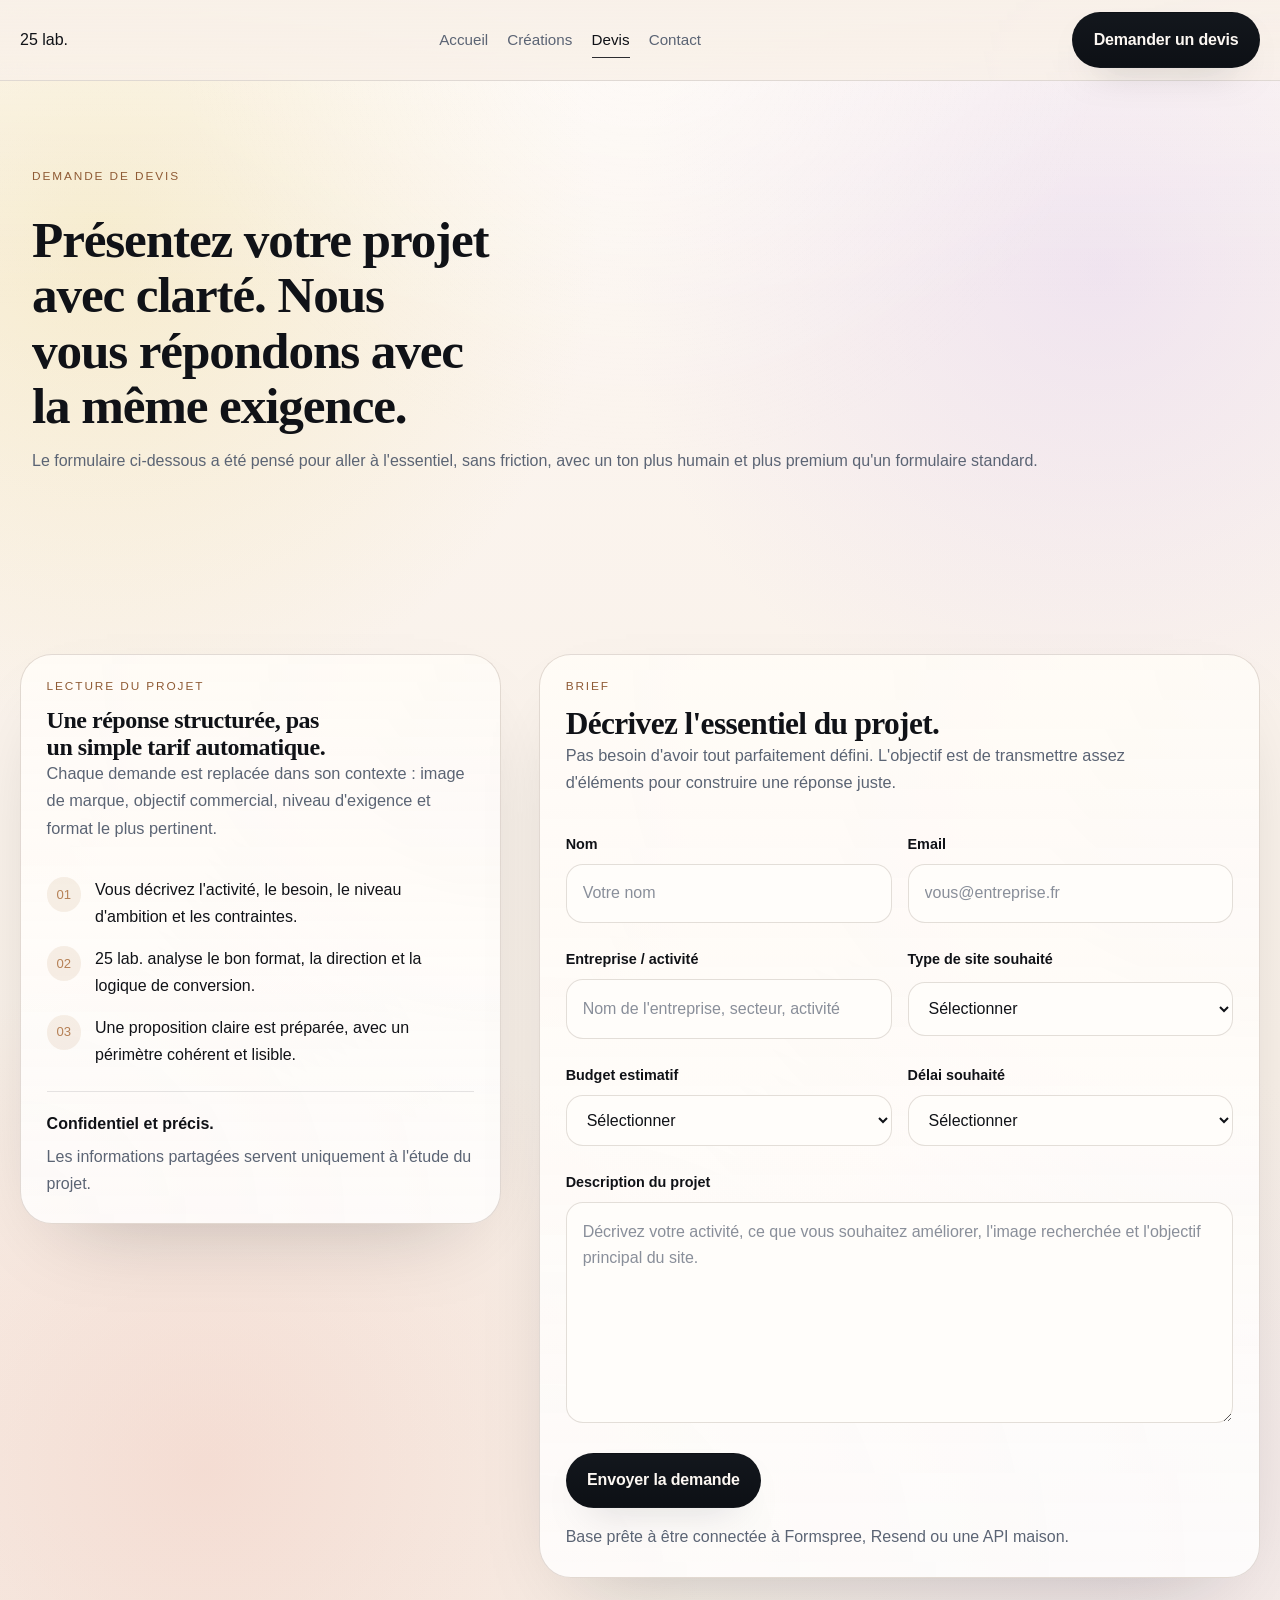
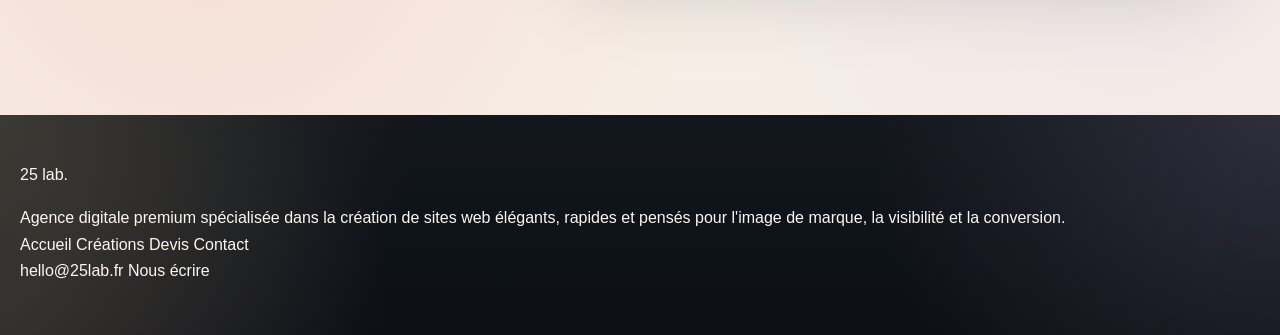
<file: devis25lab2.html>
<!doctype html>
<html lang="fr">
  <head>
    <meta charset="UTF-8" />
    <meta name="viewport" content="width=device-width, initial-scale=1" />
    <title>Demande de devis site web premium | 25 lab.</title>
    <meta
      name="description"
      content="Demandez un devis clair, premium et structuré pour votre futur site one page, vitrine ou e-commerce conçu par 25 lab."
    />
    <meta name="robots" content="index,follow" />
    <link rel="canonical" href="https://25lab.fr/devis.html" />
    <meta property="og:type" content="website" />
    <meta property="og:site_name" content="25 lab." />
    <meta property="og:title" content="Demande de devis site web premium | 25 lab." />
    <meta
      property="og:description"
      content="Décrivez votre projet et recevez une première lecture claire, sérieuse et structurée."
    />
    <meta property="og:url" content="https://25lab.fr/devis.html" />
    <meta name="twitter:card" content="summary_large_image" />
    <meta name="twitter:title" content="Demande de devis site web premium | 25 lab." />
    <meta
      name="twitter:description"
      content="Décrivez votre projet et recevez une première lecture claire, sérieuse et structurée."
    />
    <meta name="theme-color" content="#111111" />
    <link rel="preconnect" href="https://fonts.googleapis.com" />
    <link rel="preconnect" href="https://fonts.gstatic.com" crossorigin="anonymous" />
    <link
      href="https://fonts.googleapis.com/css2?family=Cormorant+Garamond:wght@500;600;700&family=Manrope:wght@400;500;600;700;800&display=swap"
      rel="stylesheet"
    />
    <link rel="stylesheet" href="style.css" />
  </head>
  <body>
    <header class="site-header">
      <div class="container nav-shell">
        <a class="brand" href="index.html" aria-label="25 lab. accueil">
          <span class="brand-badge">25</span>
          <span class="brand-name">lab.</span>
        </a>

        <nav class="site-nav" aria-label="Navigation principale">
          <a href="index.html">Accueil</a>
          <a href="creations.html">Créations</a>
          <a class="is-active" href="devis.html">Devis</a>
          <a href="contact.html">Contact</a>
        </nav>

        <a class="btn btn-ghost btn-small desktop-only" href="devis.html">Demander un devis</a>
      </div>
    </header>

    <main>
      <section class="page-hero section container">
        <p class="eyebrow">Demande de devis</p>
        <h1>Présentez votre projet avec clarté. Nous vous répondons avec la même exigence.</h1>
        <p>
          Le formulaire ci-dessous a été pensé pour aller à l'essentiel, sans friction, avec un
          ton plus humain et plus premium qu'un formulaire standard.
        </p>
      </section>

      <section class="section container quote-layout">
        <aside class="side-panel sticky reveal">
          <div class="section-intro">
            <p class="eyebrow">Lecture du projet</p>
            <h2>Une réponse structurée, pas un simple tarif automatique.</h2>
            <p>
              Chaque demande est replacée dans son contexte : image de marque, objectif commercial,
              niveau d'exigence et format le plus pertinent.
            </p>
          </div>

          <ol>
            <li>
              <span>01</span>
              <p>Vous décrivez l'activité, le besoin, le niveau d'ambition et les contraintes.</p>
            </li>
            <li>
              <span>02</span>
              <p>25 lab. analyse le bon format, la direction et la logique de conversion.</p>
            </li>
            <li>
              <span>03</span>
              <p>Une proposition claire est préparée, avec un périmètre cohérent et lisible.</p>
            </li>
          </ol>

          <div class="sub-note">
            <strong>Confidentiel et précis.</strong>
            <span>Les informations partagées servent uniquement à l'étude du projet.</span>
          </div>
        </aside>

        <article class="form-panel reveal delay-1">
          <div class="section-intro">
            <p class="eyebrow">Brief</p>
            <h2>Décrivez l'essentiel du projet.</h2>
            <p>
              Pas besoin d'avoir tout parfaitement défini. L'objectif est de transmettre assez
              d'éléments pour construire une réponse juste.
            </p>
          </div>

          <form data-form="quote" novalidate>
            <div class="form-grid two">
              <label class="field">
                <span>Nom</span>
                <input data-required type="text" name="name" placeholder="Votre nom" aria-invalid="false" />
                <small></small>
              </label>

              <label class="field">
                <span>Email</span>
                <input data-required type="email" name="email" placeholder="vous@entreprise.fr" aria-invalid="false" />
                <small></small>
              </label>
            </div>

            <div class="form-grid two">
              <label class="field">
                <span>Entreprise / activité</span>
                <input
                  data-required
                  type="text"
                  name="business"
                  placeholder="Nom de l'entreprise, secteur, activité"
                  aria-invalid="false"
                />
                <small></small>
              </label>

              <label class="field">
                <span>Type de site souhaité</span>
                <select data-required name="siteType" aria-invalid="false">
                  <option value="">Sélectionner</option>
                  <option>Site one page</option>
                  <option>Site vitrine</option>
                  <option>Site e-commerce</option>
                  <option>À définir ensemble</option>
                </select>
                <small></small>
              </label>
            </div>

            <div class="form-grid two">
              <label class="field">
                <span>Budget estimatif</span>
                <select data-required name="budget" aria-invalid="false">
                  <option value="">Sélectionner</option>
                  <option>Moins de 2 500 €</option>
                  <option>2 500 € à 5 000 €</option>
                  <option>5 000 € à 10 000 €</option>
                  <option>10 000 € et plus</option>
                </select>
                <small></small>
              </label>

              <label class="field">
                <span>Délai souhaité</span>
                <select data-required name="timeline" aria-invalid="false">
                  <option value="">Sélectionner</option>
                  <option>Dès que possible</option>
                  <option>Sous 1 mois</option>
                  <option>Sous 2 à 3 mois</option>
                  <option>Calendrier flexible</option>
                </select>
                <small></small>
              </label>
            </div>

            <label class="field">
              <span>Description du projet</span>
              <textarea
                data-required
                name="message"
                rows="7"
                placeholder="Décrivez votre activité, ce que vous souhaitez améliorer, l'image recherchée et l'objectif principal du site."
                aria-invalid="false"
              ></textarea>
              <small></small>
            </label>

            <div class="form-actions">
              <button class="btn" type="submit">Envoyer la demande</button>
              <p class="form-note">Base prête à être connectée à Formspree, Resend ou une API maison.</p>
            </div>
          </form>

          <div class="success-message" role="status">
            <strong>Demande envoyée.</strong>
            <span>Le formulaire a bien été simulé côté interface. Il est prêt à être relié à un service d'envoi.</span>
          </div>
        </article>
      </section>
    </main>

    <footer class="site-footer">
      <div class="container footer-shell">
        <div class="footer-brand">
          <a class="brand brand-light" href="index.html">
            <span class="brand-badge">25</span>
            <span class="brand-name">lab.</span>
          </a>
          <p>
            Agence digitale premium spécialisée dans la création de sites web élégants, rapides et
            pensés pour l'image de marque, la visibilité et la conversion.
          </p>
        </div>

        <div class="footer-links">
          <a href="index.html">Accueil</a>
          <a href="creations.html">Créations</a>
          <a href="devis.html">Devis</a>
          <a href="contact.html">Contact</a>
        </div>

        <div class="footer-links">
          <a href="mailto:hello@25lab.fr">hello@25lab.fr</a>
          <a href="contact.html">Nous écrire</a>
        </div>
      </div>
    </footer>

    <script src="script.js"></script>
  </body>
</html>
</file>
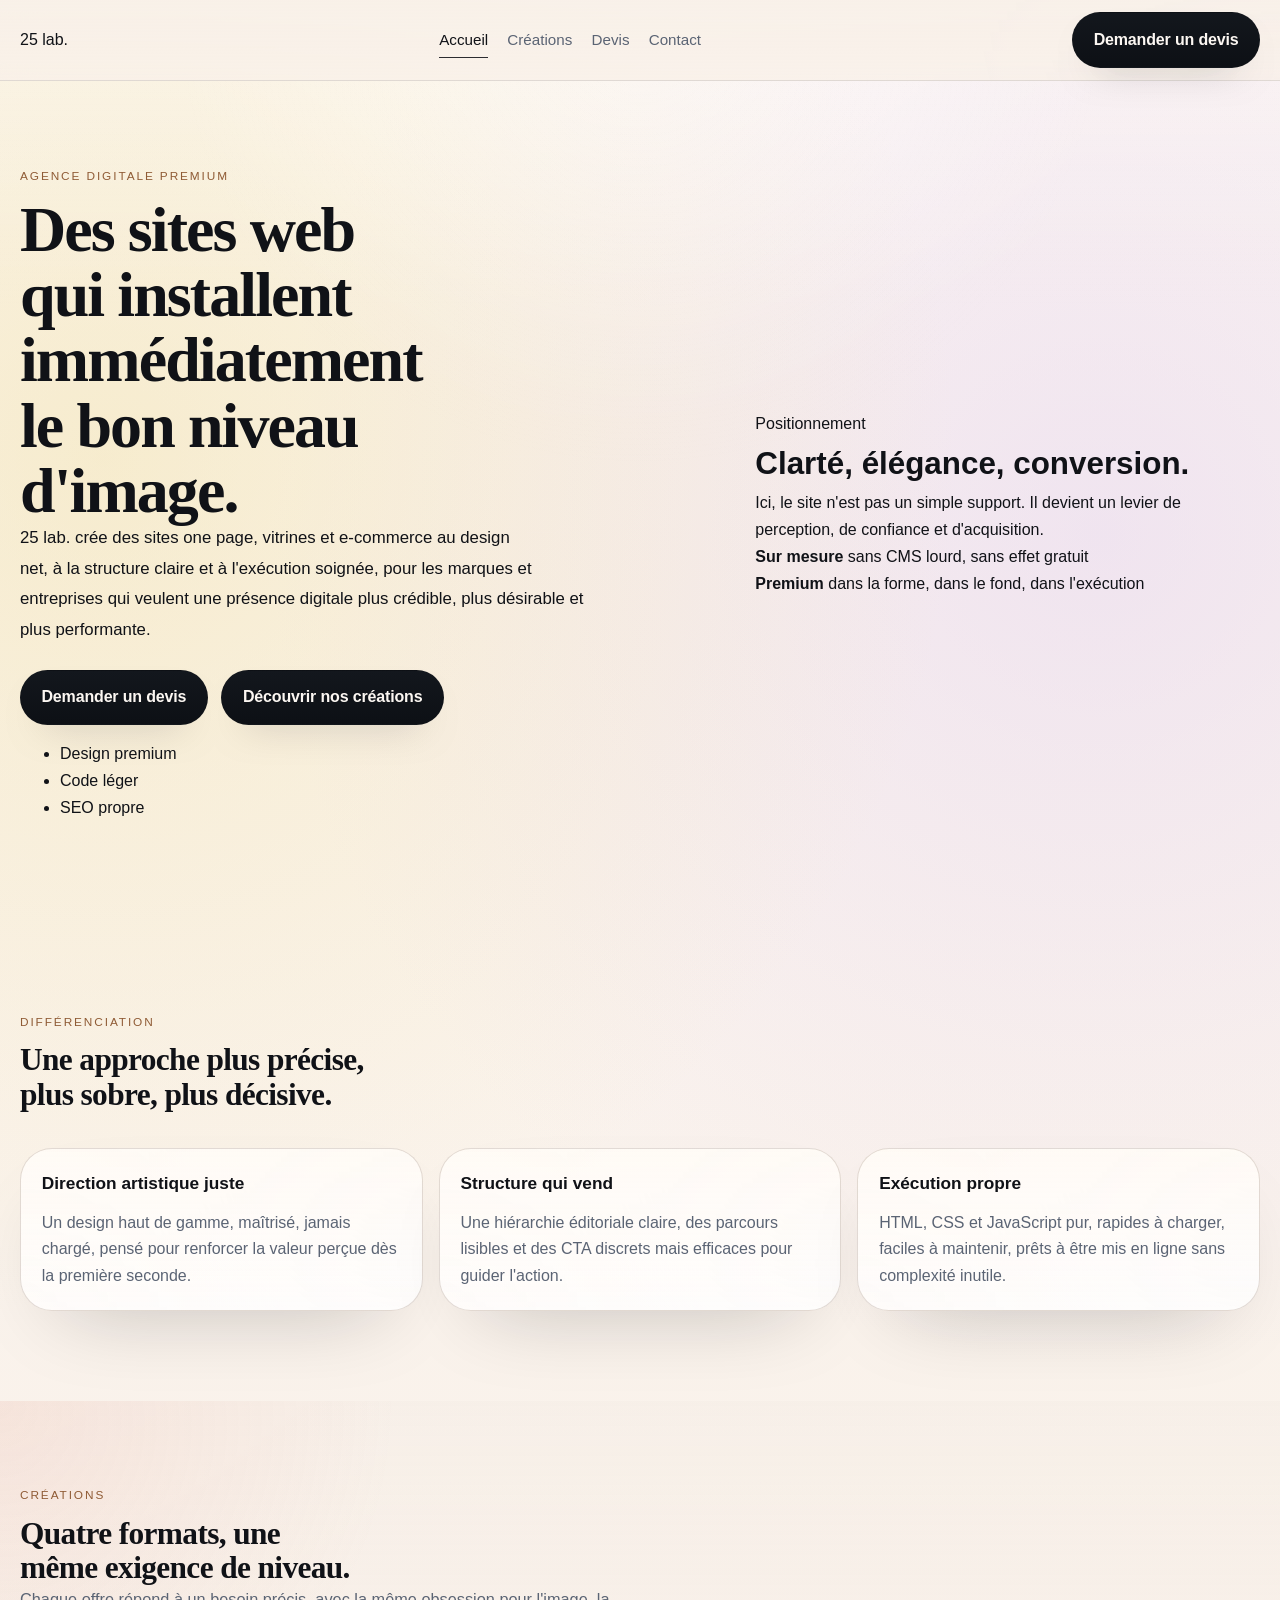
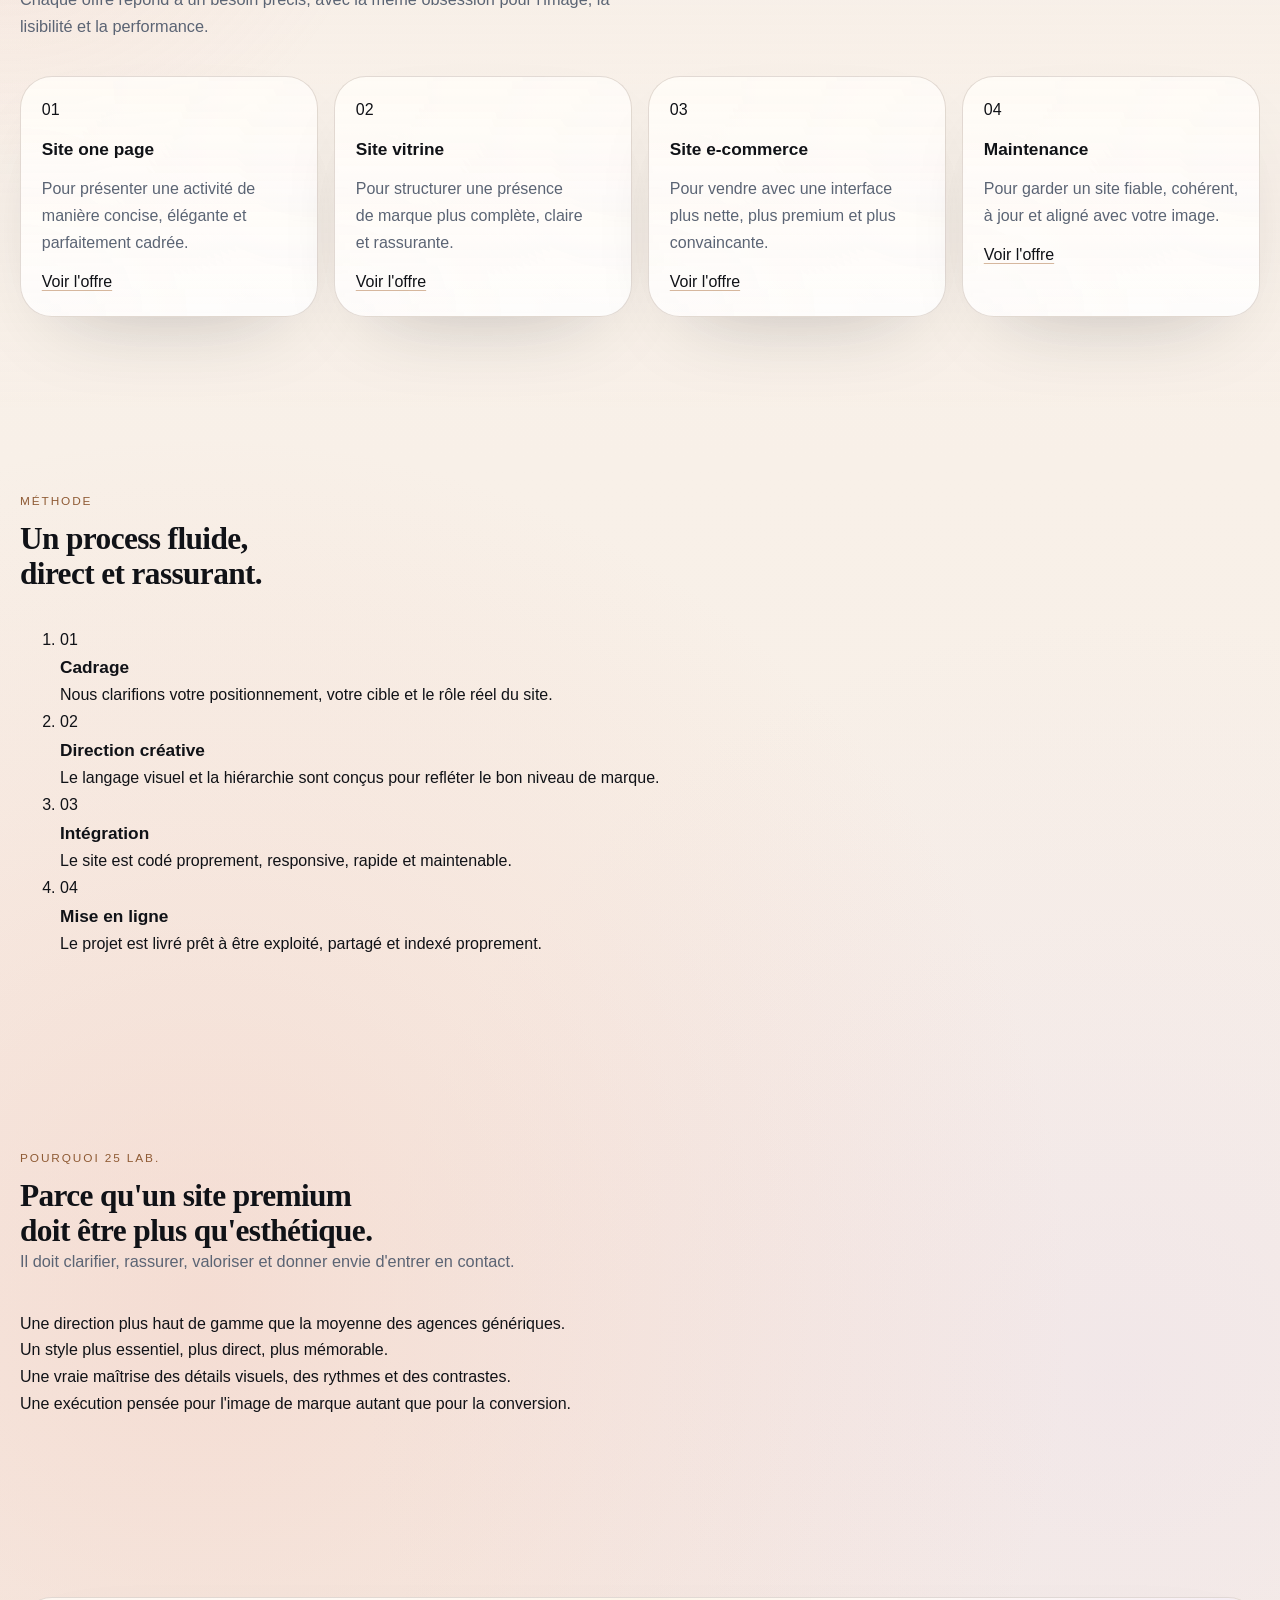
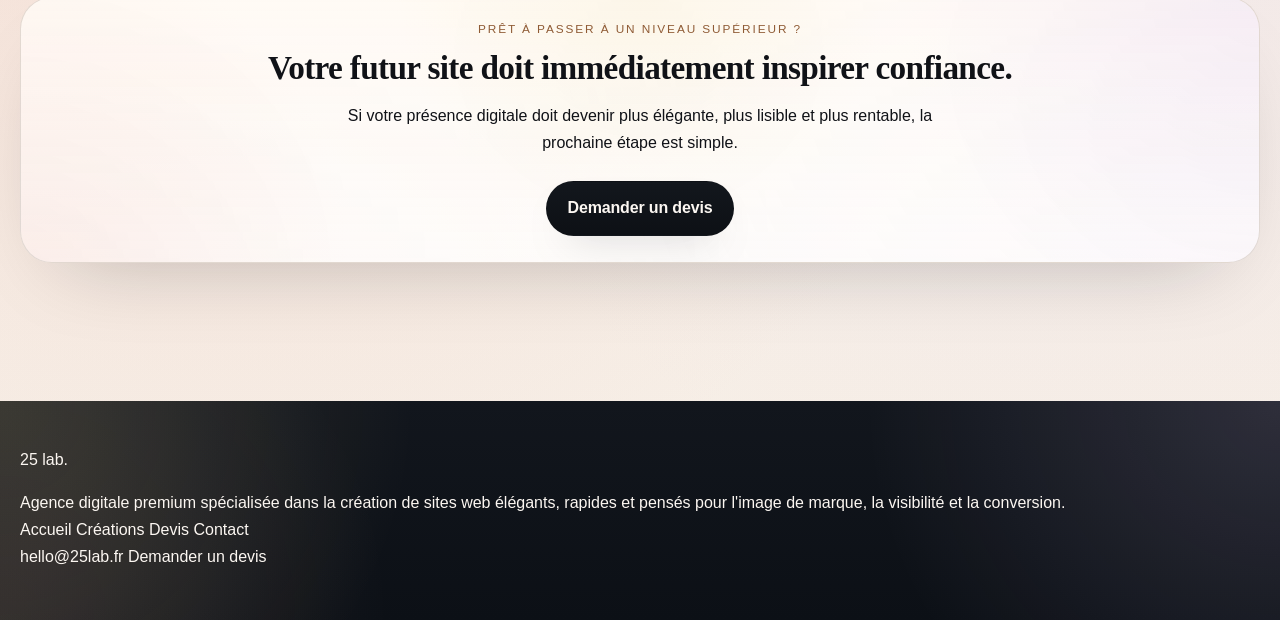
<file: index25lab2.html>
<!doctype html>
<html lang="fr">
  <head>
    <meta charset="UTF-8" />
    <meta name="viewport" content="width=device-width, initial-scale=1" />
    <title>25 lab. | Création de sites web premium sur mesure</title>
    <meta
      name="description"
      content="25 lab. conçoit des sites web premium sur mesure pour les marques, indépendants et entreprises qui veulent une présence digitale élégante, claire et orientée conversion."
    />
    <meta name="robots" content="index,follow" />
    <link rel="canonical" href="https://25lab.fr/" />
    <meta property="og:type" content="website" />
    <meta property="og:site_name" content="25 lab." />
    <meta property="og:title" content="25 lab. | Création de sites web premium sur mesure" />
    <meta
      property="og:description"
      content="Des sites web élégants, rapides et pensés pour l'image de marque, la visibilité et la conversion."
    />
    <meta property="og:url" content="https://25lab.fr/" />
    <meta name="twitter:card" content="summary_large_image" />
    <meta name="twitter:title" content="25 lab. | Création de sites web premium sur mesure" />
    <meta
      name="twitter:description"
      content="Des sites web élégants, rapides et pensés pour l'image de marque, la visibilité et la conversion."
    />
    <meta name="theme-color" content="#111111" />
    <link rel="preconnect" href="https://fonts.googleapis.com" />
    <link rel="preconnect" href="https://fonts.gstatic.com" crossorigin="anonymous" />
    <link
      href="https://fonts.googleapis.com/css2?family=Cormorant+Garamond:wght@500;600;700&family=Manrope:wght@400;500;600;700;800&display=swap"
      rel="stylesheet"
    />
    <link rel="stylesheet" href="style.css" />
    <script type="application/ld+json">
      {
        "@context": "https://schema.org",
        "@type": "ProfessionalService",
        "name": "25 lab.",
        "url": "https://25lab.fr/",
        "description": "Agence digitale premium spécialisée en création de sites one page, vitrines, e-commerce et maintenance.",
        "areaServed": "France",
        "serviceType": [
          "Création de site one page",
          "Création de site vitrine",
          "Création de site e-commerce",
          "Maintenance web"
        ]
      }
    </script>
  </head>
  <body>
    <header class="site-header">
      <div class="container nav-shell">
        <a class="brand" href="index.html" aria-label="25 lab. accueil">
          <span class="brand-badge">25</span>
          <span class="brand-name">lab.</span>
        </a>

        <nav class="site-nav" aria-label="Navigation principale">
          <a class="is-active" href="index.html">Accueil</a>
          <a href="creations.html">Créations</a>
          <a href="devis.html">Devis</a>
          <a href="contact.html">Contact</a>
        </nav>

        <a class="btn btn-ghost btn-small desktop-only" href="devis.html">Demander un devis</a>
      </div>
    </header>

    <main>
      <section class="hero section container">
        <div class="hero-copy reveal">
          <p class="eyebrow">Agence digitale premium</p>
          <h1>Des sites web qui installent immédiatement le bon niveau d'image.</h1>
          <p class="hero-text">
            25 lab. crée des sites one page, vitrines et e-commerce au design net, à la structure
            claire et à l'exécution soignée, pour les marques et entreprises qui veulent une
            présence digitale plus crédible, plus désirable et plus performante.
          </p>

          <div class="hero-actions">
            <a class="btn" href="devis.html">Demander un devis</a>
            <a class="btn btn-ghost" href="creations.html">Découvrir nos créations</a>
          </div>

          <ul class="hero-signals" aria-label="Points forts">
            <li>Design premium</li>
            <li>Code léger</li>
            <li>SEO propre</li>
          </ul>
        </div>

        <aside class="hero-panel reveal delay-1">
          <p class="panel-label">Positionnement</p>
          <h2>Clarté, élégance, conversion.</h2>
          <p>
            Ici, le site n'est pas un simple support. Il devient un levier de perception, de
            confiance et d'acquisition.
          </p>
          <div class="hero-panel-meta">
            <div>
              <strong>Sur mesure</strong>
              <span>sans CMS lourd, sans effet gratuit</span>
            </div>
            <div>
              <strong>Premium</strong>
              <span>dans la forme, dans le fond, dans l'exécution</span>
            </div>
          </div>
        </aside>
      </section>

      <section class="section container">
        <div class="section-intro">
          <p class="eyebrow">Différenciation</p>
          <h2>Une approche plus précise, plus sobre, plus décisive.</h2>
        </div>

        <div class="grid-3">
          <article class="card reveal">
            <h3>Direction artistique juste</h3>
            <p>
              Un design haut de gamme, maîtrisé, jamais chargé, pensé pour renforcer la valeur
              perçue dès la première seconde.
            </p>
          </article>

          <article class="card reveal">
            <h3>Structure qui vend</h3>
            <p>
              Une hiérarchie éditoriale claire, des parcours lisibles et des CTA discrets mais
              efficaces pour guider l'action.
            </p>
          </article>

          <article class="card reveal">
            <h3>Exécution propre</h3>
            <p>
              HTML, CSS et JavaScript pur, rapides à charger, faciles à maintenir, prêts à être
              mis en ligne sans complexité inutile.
            </p>
          </article>
        </div>
      </section>

      <section class="section section-alt">
        <div class="container">
          <div class="section-intro">
            <p class="eyebrow">Créations</p>
            <h2>Quatre formats, une même exigence de niveau.</h2>
            <p>
              Chaque offre répond à un besoin précis, avec la même obsession pour l'image, la
              lisibilité et la performance.
            </p>
          </div>

          <div class="grid-4">
            <article class="service-card card reveal">
              <span class="service-index">01</span>
              <h3>Site one page</h3>
              <p>Pour présenter une activité de manière concise, élégante et parfaitement cadrée.</p>
              <a class="text-link" href="creations.html#one-page">Voir l'offre</a>
            </article>

            <article class="service-card card reveal">
              <span class="service-index">02</span>
              <h3>Site vitrine</h3>
              <p>Pour structurer une présence de marque plus complète, claire et rassurante.</p>
              <a class="text-link" href="creations.html#vitrine">Voir l'offre</a>
            </article>

            <article class="service-card card reveal">
              <span class="service-index">03</span>
              <h3>Site e-commerce</h3>
              <p>Pour vendre avec une interface plus nette, plus premium et plus convaincante.</p>
              <a class="text-link" href="creations.html#ecommerce">Voir l'offre</a>
            </article>

            <article class="service-card card reveal">
              <span class="service-index">04</span>
              <h3>Maintenance</h3>
              <p>Pour garder un site fiable, cohérent, à jour et aligné avec votre image.</p>
              <a class="text-link" href="creations.html#maintenance">Voir l'offre</a>
            </article>
          </div>
        </div>
      </section>

      <section class="section container">
        <div class="section-intro">
          <p class="eyebrow">Méthode</p>
          <h2>Un process fluide, direct et rassurant.</h2>
        </div>

        <ol class="process-grid">
          <li class="reveal">
            <span>01</span>
            <div>
              <h3>Cadrage</h3>
              <p>Nous clarifions votre positionnement, votre cible et le rôle réel du site.</p>
            </div>
          </li>
          <li class="reveal">
            <span>02</span>
            <div>
              <h3>Direction créative</h3>
              <p>Le langage visuel et la hiérarchie sont conçus pour refléter le bon niveau de marque.</p>
            </div>
          </li>
          <li class="reveal">
            <span>03</span>
            <div>
              <h3>Intégration</h3>
              <p>Le site est codé proprement, responsive, rapide et maintenable.</p>
            </div>
          </li>
          <li class="reveal">
            <span>04</span>
            <div>
              <h3>Mise en ligne</h3>
              <p>Le projet est livré prêt à être exploité, partagé et indexé proprement.</p>
            </div>
          </li>
        </ol>
      </section>

      <section class="section section-dark">
        <div class="container">
          <div class="section-intro on-dark">
            <p class="eyebrow">Pourquoi 25 lab.</p>
            <h2>Parce qu'un site premium doit être plus qu'esthétique.</h2>
            <p>
              Il doit clarifier, rassurer, valoriser et donner envie d'entrer en contact.
            </p>
          </div>

          <div class="why-grid">
            <article class="why-card reveal"><p>Une direction plus haut de gamme que la moyenne des agences génériques.</p></article>
            <article class="why-card reveal"><p>Un style plus essentiel, plus direct, plus mémorable.</p></article>
            <article class="why-card reveal"><p>Une vraie maîtrise des détails visuels, des rythmes et des contrastes.</p></article>
            <article class="why-card reveal"><p>Une exécution pensée pour l'image de marque autant que pour la conversion.</p></article>
          </div>
        </div>
      </section>

      <section class="section container">
        <article class="cta-panel reveal">
          <p class="eyebrow">Prêt à passer à un niveau supérieur ?</p>
          <h2>Votre futur site doit immédiatement inspirer confiance.</h2>
          <p>
            Si votre présence digitale doit devenir plus élégante, plus lisible et plus rentable,
            la prochaine étape est simple.
          </p>
          <div class="hero-actions center">
            <a class="btn" href="devis.html">Demander un devis</a>
          </div>
        </article>
      </section>
    </main>

    <footer class="site-footer">
      <div class="container footer-shell">
        <div class="footer-brand">
          <a class="brand brand-light" href="index.html">
            <span class="brand-badge">25</span>
            <span class="brand-name">lab.</span>
          </a>
          <p>
            Agence digitale premium spécialisée dans la création de sites web élégants, rapides et
            pensés pour l'image de marque, la visibilité et la conversion.
          </p>
        </div>

        <div class="footer-links">
          <a href="index.html">Accueil</a>
          <a href="creations.html">Créations</a>
          <a href="devis.html">Devis</a>
          <a href="contact.html">Contact</a>
        </div>

        <div class="footer-links">
          <a href="mailto:hello@25lab.fr">hello@25lab.fr</a>
          <a href="devis.html">Demander un devis</a>
        </div>
      </div>
    </footer>

    <script src="script.js"></script>
  </body>
</html>
</file>
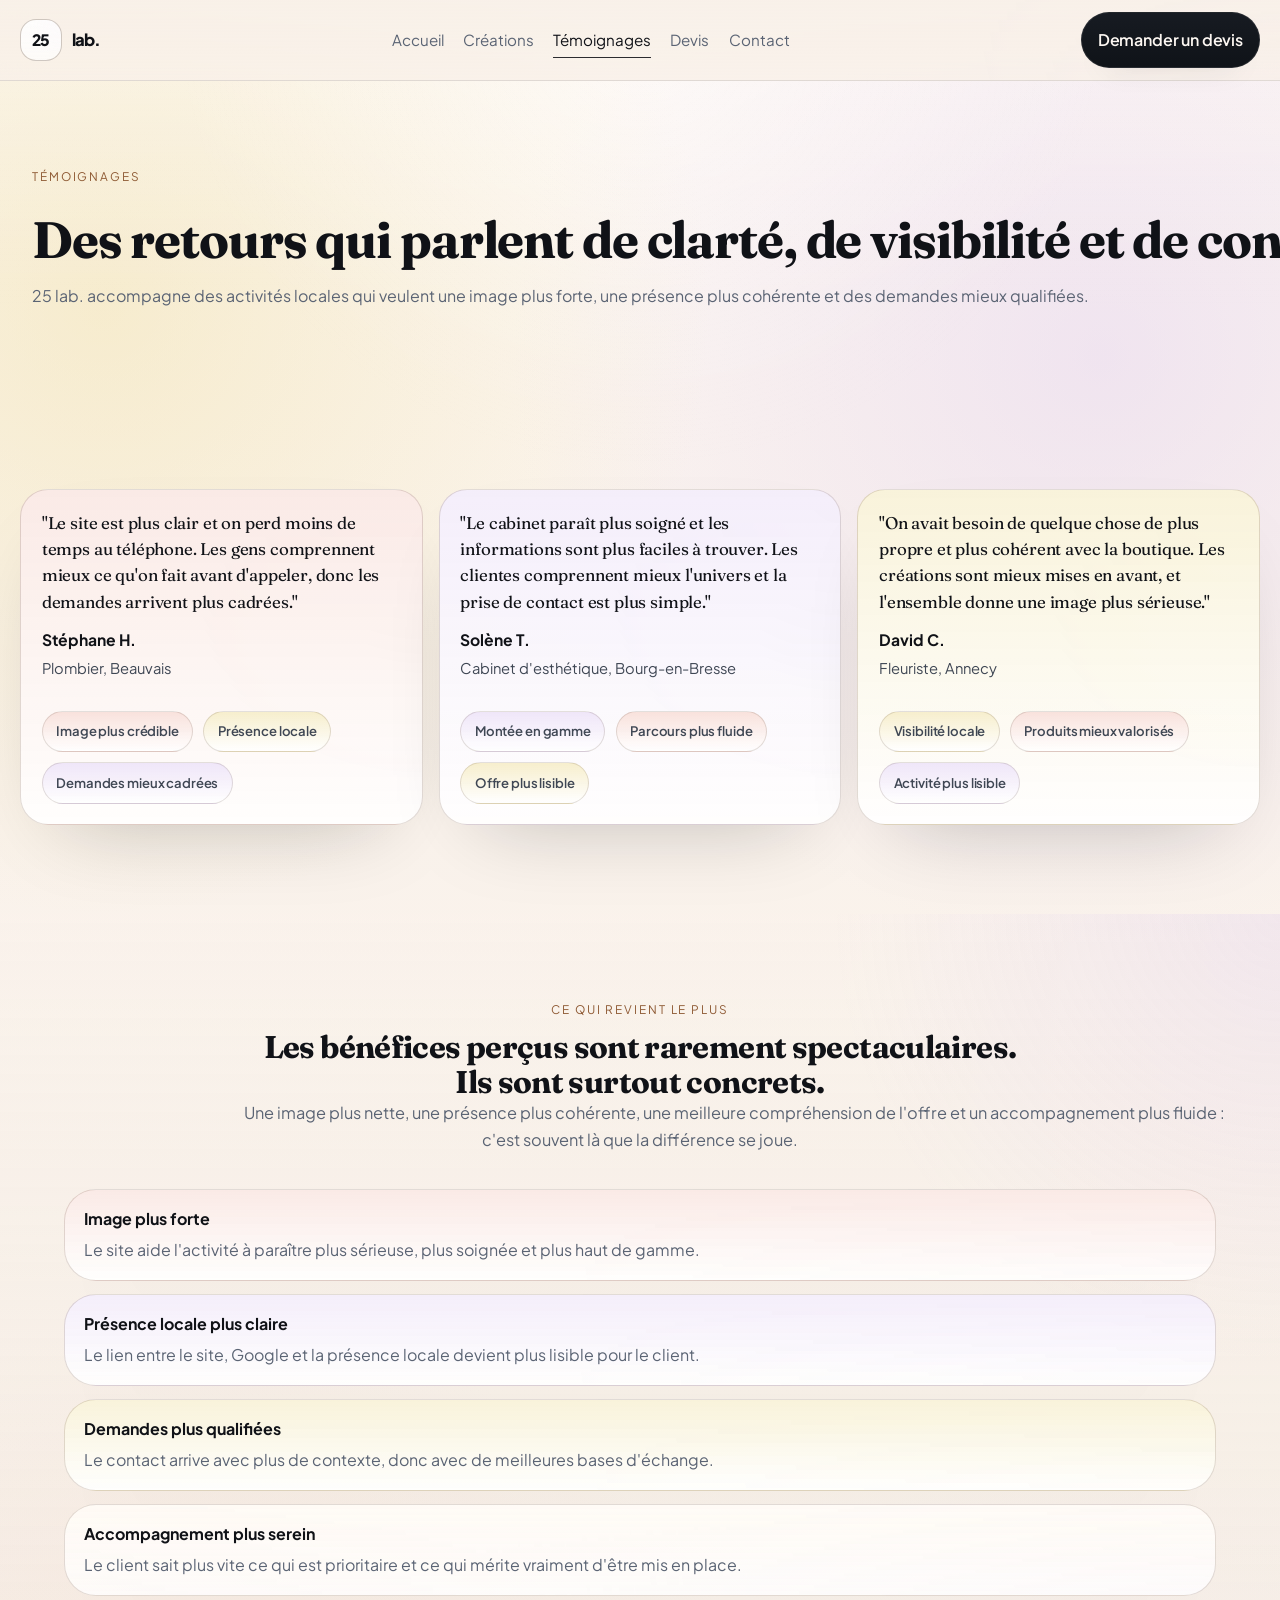
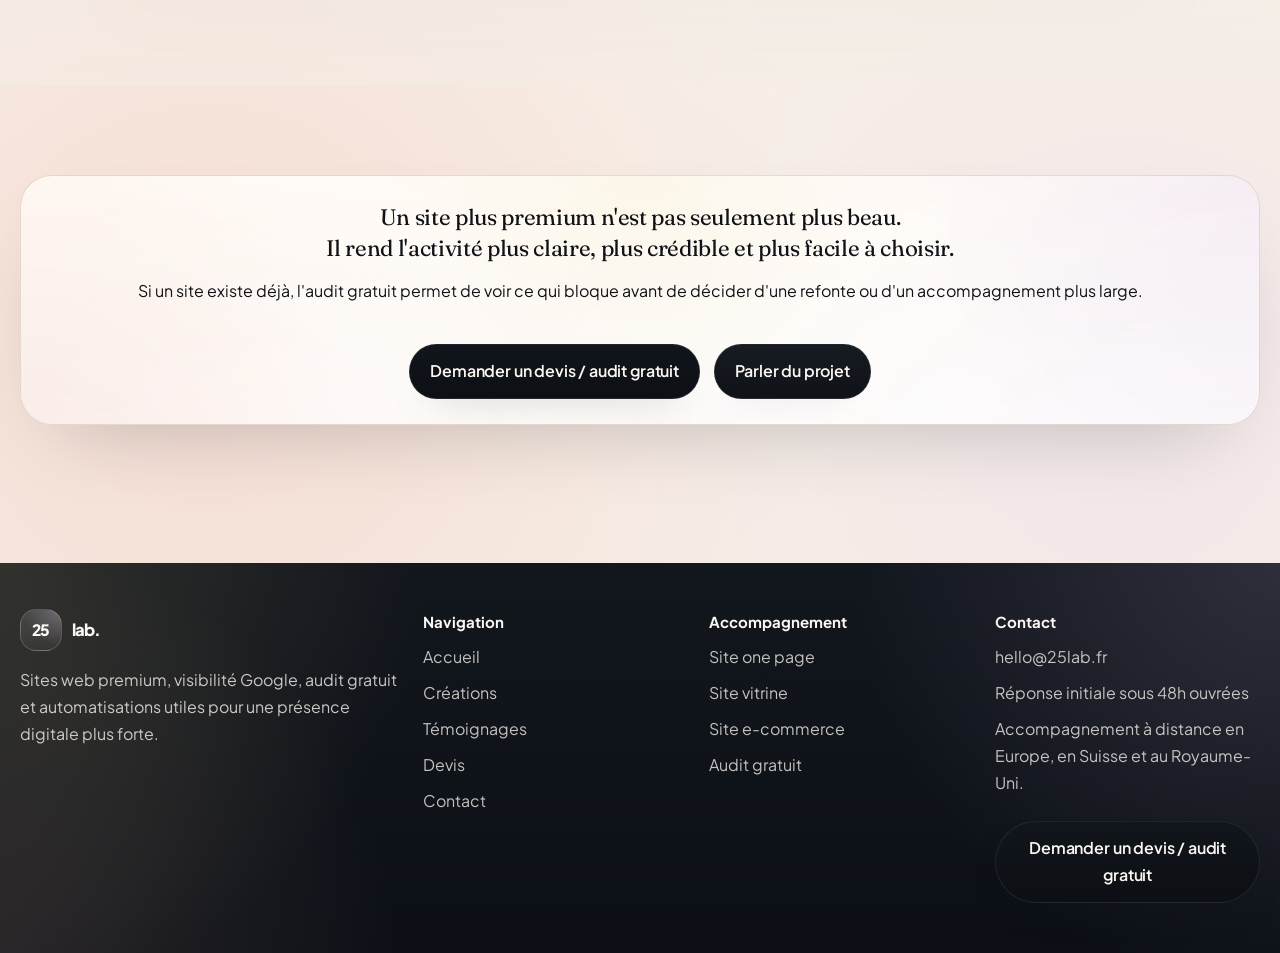
<file: temoignages.html>
<!doctype html>
<html lang="fr">
  <head>
    <meta charset="UTF-8" />
    <meta name="viewport" content="width=device-width, initial-scale=1" />
    <title>Témoignages | Clarté, visibilité et montée en gamme | 25 lab.</title>
    <meta
      name="description"
      content="Découvrez des témoignages de clients 25 lab. sur la clarté du site, la visibilité locale, la qualité perçue et l'accompagnement premium."
    />
    <link rel="canonical" href="https://25lab.fr/temoignages.html" />
    <meta property="og:type" content="website" />
    <meta property="og:site_name" content="25 lab." />
    <meta property="og:title" content="Témoignages | Clarté, visibilité et montée en gamme | 25 lab." />
    <meta
      property="og:description"
      content="Des retours concrets sur l'impact d'un site premium, d'une meilleure présence locale et d'un accompagnement digital plus structuré."
    />
    <meta property="og:url" content="https://25lab.fr/temoignages.html" />
    <meta property="og:image" content="https://25lab.fr/og-image.svg" />
    <meta name="twitter:card" content="summary_large_image" />
    <meta name="twitter:title" content="Témoignages | Clarté, visibilité et montée en gamme | 25 lab." />
    <meta
      name="twitter:description"
      content="Des retours concrets sur l'impact d'un site premium, d'une meilleure présence locale et d'un accompagnement digital plus structuré."
    />
    <meta name="twitter:image" content="https://25lab.fr/og-image.svg" />
    <meta name="theme-color" content="#0f1115" />
    <link rel="icon" href="favicon.svg" type="image/svg+xml" />
    <link rel="icon" href="favicon.ico" type="image/x-icon" sizes="16x16 32x32" />
    <link rel="apple-touch-icon" href="apple-touch-icon.png" sizes="180x180" />
    <link rel="manifest" href="manifest.webmanifest" />
    <link rel="preconnect" href="https://fonts.googleapis.com" />
    <link rel="preconnect" href="https://fonts.gstatic.com" crossorigin="anonymous" />
    <link
      href="https://fonts.googleapis.com/css2?family=Fraunces:opsz,wght@9..144,500;9..144,600;9..144,700&amp;family=Plus+Jakarta+Sans:wght@400;500;600;700;800&amp;display=swap"
      rel="stylesheet"
    />
    <link rel="stylesheet" href="style.css" />
  </head>
  <body>
    <header class="site-header">
      <div class="container nav-shell">
        <a class="brand-link" href="index.html" aria-label="Retour à l'accueil 25 lab.">
          <span class="brand-lockup" aria-label="25 lab.">
            <span class="brand-mark">25</span>
            <span class="brand-wordmark"><strong>lab.</strong></span>
          </span>
        </a>
        <nav aria-label="Navigation principale">
          <a href="index.html">Accueil</a>
          <a href="creation.html">Créations</a>
          <a class="is-active" aria-current="page" href="temoignages.html">Témoignages</a>
          <a href="devis.html">Devis</a>
          <a href="contact.html">Contact</a>
        </nav>
        <a class="btn ghost small" href="devis.html">Demander un devis</a>
      </div>
    </header>

    <main>
      <section class="page-hero section container">
        <p class="eyebrow">Témoignages</p>
        <h1 class="one-line-desktop">Des retours qui parlent de clarté, de visibilité et de confiance retrouvée.</h1>
        <p>
          25 lab. accompagne des activités locales qui veulent une image plus forte, une présence
          plus cohérente et des demandes mieux qualifiées.
        </p>
      </section>

      <section class="section container">
        <div class="grid-3 reviews-grid">
          <article class="review-card accent-peach reveal">
            <p class="review-quote">
              "Le site est plus clair et on perd moins de temps au téléphone. Les gens comprennent
              mieux ce qu'on fait avant d'appeler, donc les demandes arrivent plus cadrées."
            </p>
            <div class="review-meta">
              <strong>Stéphane H.</strong>
              <span>Plombier, Beauvais</span>
            </div>
            <div class="tag-row">
              <span class="tag peach">Image plus crédible</span>
              <span class="tag gold">Présence locale</span>
              <span class="tag lilac">Demandes mieux cadrées</span>
            </div>
          </article>

          <article class="review-card accent-lilac reveal">
            <p class="review-quote">
              "Le cabinet paraît plus soigné et les informations sont plus faciles à trouver. Les
              clientes comprennent mieux l'univers et la prise de contact est plus simple."
            </p>
            <div class="review-meta">
              <strong>Solène T.</strong>
              <span>Cabinet d'esthétique, Bourg-en-Bresse</span>
            </div>
            <div class="tag-row">
              <span class="tag lilac">Montée en gamme</span>
              <span class="tag peach">Parcours plus fluide</span>
              <span class="tag gold">Offre plus lisible</span>
            </div>
          </article>

          <article class="review-card accent-gold reveal">
            <p class="review-quote">
              "On avait besoin de quelque chose de plus propre et plus cohérent avec la boutique.
              Les créations sont mieux mises en avant, et l'ensemble donne une image plus sérieuse."
            </p>
            <div class="review-meta">
              <strong>David C.</strong>
              <span>Fleuriste, Annecy</span>
            </div>
            <div class="tag-row">
              <span class="tag gold">Visibilité locale</span>
              <span class="tag peach">Produits mieux valorisés</span>
              <span class="tag lilac">Activité plus lisible</span>
            </div>
          </article>
        </div>
      </section>

      <section class="section section-soft">
        <div class="container">
          <div class="section-intro center wide">
            <p class="eyebrow">Ce qui revient le plus</p>
            <h2 class="stack-lines">
              <span>Les bénéfices perçus sont rarement spectaculaires.</span>
              <span>Ils sont surtout concrets.</span>
            </h2>
            <p class="stack-lines">
              <span class="desktop-nowrap">
                Une image plus nette, une présence plus cohérente, une meilleure compréhension de
                l'offre et un accompagnement plus fluide&nbsp;:
              </span>
              <span>c'est souvent là que la différence se joue.</span>
            </p>
          </div>
          <div class="evidence-stack">
            <article class="card evidence-card accent-peach reveal">
              <h3>Image plus forte</h3>
              <p>Le site aide l'activité à paraître plus sérieuse, plus soignée et plus haut de gamme.</p>
            </article>
            <article class="card evidence-card accent-lilac reveal">
              <h3>Présence locale plus claire</h3>
              <p>Le lien entre le site, Google et la présence locale devient plus lisible pour le client.</p>
            </article>
            <article class="card evidence-card accent-gold reveal">
              <h3>Demandes plus qualifiées</h3>
              <p>Le contact arrive avec plus de contexte, donc avec de meilleures bases d'échange.</p>
            </article>
            <article class="card evidence-card reveal">
              <h3>Accompagnement plus serein</h3>
              <p>Le client sait plus vite ce qui est prioritaire et ce qui mérite vraiment d'être mis en place.</p>
            </article>
          </div>
        </div>
      </section>

      <section class="section container">
        <article class="proof-panel reveal">
          <p class="proof-line stack-lines">
            <span>Un site plus premium n'est pas seulement plus beau.</span>
            <span>Il rend l'activité plus claire, plus crédible et plus facile à choisir.</span>
          </p>
          <p>
            Si un site existe déjà, l'audit gratuit permet de voir ce qui bloque avant de décider
            d'une refonte ou d'un accompagnement plus large.
          </p>
          <div class="hero-actions center">
            <a class="btn mix" href="devis.html">Demander un devis / audit gratuit</a>
            <a class="btn ghost" href="devis.html">Parler du projet</a>
          </div>
        </article>
      </section>
    </main>

    <footer class="site-footer">
      <div class="container footer-grid">
        <div class="footer-brand">
          <a class="brand-link" href="index.html" aria-label="Retour à l'accueil 25 lab.">
            <span class="brand-lockup light" aria-label="25 lab.">
              <span class="brand-mark">25</span>
              <span class="brand-wordmark"><strong>lab.</strong></span>
            </span>
          </a>
          <p class="footer-note">
            Sites web premium, visibilité Google, audit gratuit et automatisations utiles pour une
            présence digitale plus forte.
          </p>
        </div>
        <div class="footer-block">
          <strong>Navigation</strong>
          <a href="index.html">Accueil</a>
          <a href="creation.html">Créations</a>
          <a href="temoignages.html">Témoignages</a>
          <a href="devis.html">Devis</a>
          <a href="contact.html">Contact</a>
        </div>
        <div class="footer-block">
          <strong>Accompagnement</strong>
          <a href="creation.html#one-page">Site one page</a>
          <a href="creation.html#site-vitrine">Site vitrine</a>
          <a href="creation.html#e-commerce">Site e-commerce</a>
          <a href="devis.html#audit-gratuit">Audit gratuit</a>
        </div>
        <div class="footer-block">
          <strong>Contact</strong>
          <a href="mailto:hello@25lab.fr">hello@25lab.fr</a>
          <span>Réponse initiale sous 48h ouvrées</span>
          <span>Accompagnement à distance en Europe, en Suisse et au Royaume-Uni.</span>
          <div class="footer-actions">
            <a class="btn mix" href="devis.html">Demander un devis / audit gratuit</a>
          </div>
        </div>
      </div>
    </footer>

    <script src="script.js"></script>
  </body>
</html>
</file>
<file: style.css>
:root {
  --bg: #f8f0e8;
  --paper: #fcf7f2;
  --paper-strong: #fffdfa;
  --surface: rgba(255, 250, 245, 0.86);
  --surface-strong: rgba(255, 255, 255, 0.94);
  --ink: #101217;
  --slate: #5b6474;
  --slate-strong: #3f4754;
  --line: rgba(16, 18, 23, 0.1);
  --line-strong: rgba(16, 18, 23, 0.18);
  --bronze: #b68156;
  --bronze-deep: #8f5b35;
  --lilac: #d9c3ef;
  --lilac-soft: rgba(217, 195, 239, 0.34);
  --peach: #efb9ac;
  --peach-soft: rgba(239, 185, 172, 0.34);
  --gold: #ecd98d;
  --gold-soft: rgba(236, 217, 141, 0.34);
  --success: #ebf6ec;
  --success-line: rgba(78, 114, 87, 0.18);
  --shadow-soft: 0 34px 86px -44px rgba(16, 18, 23, 0.28);
  --shadow-card: 0 24px 52px -36px rgba(16, 18, 23, 0.22);
  --radius-xl: 2rem;
  --radius-lg: 1.45rem;
  --radius-md: 1.05rem;
  --font-body: "Plus Jakarta Sans", "Segoe UI", sans-serif;
  --font-display: "Fraunces", Georgia, serif;
}

*,
*::before,
*::after {
  box-sizing: border-box;
}

html {
  scroll-behavior: smooth;
  -webkit-text-size-adjust: 100%;
}

html,
body {
  margin: 0;
  min-height: 100%;
}

body {
  color: var(--ink);
  font-family: var(--font-body);
  line-height: 1.68;
  background:
    radial-gradient(circle at 8% 12%, var(--gold-soft), transparent 24%),
    radial-gradient(circle at 86% 14%, var(--lilac-soft), transparent 24%),
    radial-gradient(circle at 16% 76%, var(--peach-soft), transparent 28%),
    radial-gradient(circle at 88% 78%, rgba(217, 195, 239, 0.18), transparent 24%),
    linear-gradient(180deg, #fdf7f2 0%, #f8f0e8 54%, #f6eee6 100%);
  -webkit-font-smoothing: antialiased;
  text-rendering: optimizeLegibility;
  overflow-x: clip;
}

body::before,
body::after {
  content: "";
  position: fixed;
  inset: 0;
  pointer-events: none;
  z-index: -1;
}

body::before {
  opacity: 0.22;
  background-image:
    linear-gradient(rgba(255, 255, 255, 0.18) 1px, transparent 1px),
    linear-gradient(90deg, rgba(255, 255, 255, 0.14) 1px, transparent 1px);
  background-size: 76px 76px;
  mask-image: radial-gradient(circle at center, black, transparent 78%);
}

body::after {
  background:
    radial-gradient(circle at top center, rgba(255, 255, 255, 0.34), transparent 42%),
    linear-gradient(180deg, rgba(255, 255, 255, 0.2), transparent 34%);
}

a {
  color: inherit;
  text-decoration: none;
}

img {
  display: block;
  max-width: 100%;
}

button,
input,
select,
textarea {
  font: inherit;
}

button {
  cursor: pointer;
}

p,
h1,
h2,
h3,
li,
span,
strong,
small {
  overflow-wrap: break-word;
  hyphens: none;
}

h1,
h2,
h3 {
  margin: 0;
  text-wrap: balance;
}

p,
li {
  margin: 0;
  text-wrap: pretty;
}

h2 {
  font-size: clamp(1.8rem, 2.45vw, 2.75rem);
}

h3 {
  font-size: clamp(1.06rem, 1.35vw, 1.32rem);
}

::selection {
  background: rgba(182, 129, 86, 0.2);
}

:focus-visible {
  outline: 2px solid rgba(182, 129, 86, 0.78);
  outline-offset: 3px;
}

main {
  overflow: hidden;
}

.container {
  width: min(1240px, calc(100% - 2.5rem));
  margin: 0 auto;
}

.section {
  padding: clamp(4.9rem, 7vw, 6.7rem) 0;
}

.section-soft {
  background:
    radial-gradient(circle at top right, rgba(217, 195, 239, 0.24), transparent 30%),
    linear-gradient(180deg, rgba(250, 243, 236, 0.34), rgba(244, 237, 229, 0.5));
}

.section-alt {
  background:
    radial-gradient(circle at top left, rgba(239, 185, 172, 0.22), transparent 28%),
    linear-gradient(180deg, rgba(244, 236, 229, 0.4), rgba(248, 240, 232, 0.16));
}

.eyebrow,
.mini-label {
  margin: 0 0 0.9rem;
  color: var(--bronze-deep);
  font-size: 0.74rem;
  line-height: 1;
  letter-spacing: 0.16em;
  text-transform: uppercase;
}

.site-header {
  position: sticky;
  top: 0;
  z-index: 40;
  border-bottom: 1px solid var(--line);
  background:
    linear-gradient(180deg, rgba(248, 240, 232, 0.94), rgba(248, 240, 232, 0.84)),
    radial-gradient(circle at top right, rgba(217, 195, 239, 0.14), transparent 26%);
  backdrop-filter: blur(20px);
}

.nav-shell {
  min-height: 5rem;
  display: grid;
  grid-template-columns: auto 1fr auto;
  align-items: center;
  gap: 1.3rem;
}

.brand-link {
  display: inline-flex;
  align-items: center;
}

.brand-lockup {
  display: inline-flex;
  align-items: center;
  gap: 0.64rem;
  color: var(--ink);
}

.brand-logo {
  width: auto;
  height: 2.7rem;
}

.brand-mark {
  width: 2.6rem;
  height: 2.6rem;
  display: inline-flex;
  align-items: center;
  justify-content: center;
  border-radius: 1rem;
  border: 1px solid color-mix(in srgb, var(--bronze) 14%, var(--line-strong));
  background:
    linear-gradient(180deg, rgba(255, 255, 255, 0.88), rgba(255, 255, 255, 0.7)),
    radial-gradient(circle at top right, rgba(217, 195, 239, 0.3), transparent 64%);
  box-shadow: 0 16px 28px -24px rgba(16, 18, 23, 0.4);
  font-size: 0.98rem;
  font-weight: 800;
  letter-spacing: -0.07em;
}

.brand-wordmark {
  display: inline-flex;
  align-items: baseline;
  font-weight: 700;
  letter-spacing: -0.05em;
}

.brand-wordmark strong {
  font-size: 1.04rem;
  font-weight: 800;
}

.brand-lockup.light {
  color: var(--paper);
}

.brand-lockup.light .brand-mark {
  border-color: rgba(255, 255, 255, 0.16);
  background:
    linear-gradient(180deg, rgba(255, 255, 255, 0.12), rgba(255, 255, 255, 0.04)),
    radial-gradient(circle at top right, rgba(217, 195, 239, 0.28), transparent 64%);
  color: var(--paper);
}

nav {
  display: flex;
  align-items: center;
  justify-content: center;
  gap: 1.2rem;
  flex-wrap: wrap;
  min-width: 0;
}

nav a {
  position: relative;
  color: var(--slate);
  font-size: 0.95rem;
  padding: 0.35rem 0;
  transition: color 180ms ease;
}

nav a::after {
  content: "";
  position: absolute;
  left: 0;
  bottom: 0;
  width: 100%;
  height: 1px;
  background: color-mix(in srgb, var(--ink) 88%, transparent);
  transform: scaleX(0);
  transform-origin: left;
  transition: transform 180ms ease;
}

nav a:hover,
nav a:focus-visible,
nav a.is-active {
  color: var(--ink);
}

nav a:hover::after,
nav a:focus-visible::after,
nav a.is-active::after {
  transform: scaleX(1);
}

.btn {
  display: inline-flex;
  align-items: center;
  justify-content: center;
  min-height: 3.1rem;
  padding: 0.82rem 1.28rem;
  border: 1px solid transparent;
  border-radius: 999px;
  background: linear-gradient(180deg, #13171d 0%, #0d1015 100%);
  color: var(--paper);
  font-weight: 600;
  letter-spacing: -0.01em;
  text-align: center;
  box-shadow: 0 18px 38px -24px rgba(16, 18, 23, 0.52);
  transition:
    transform 180ms ease,
    box-shadow 180ms ease,
    border-color 180ms ease,
    background-color 180ms ease,
    color 180ms ease;
}

.btn:hover,
.btn:focus-visible {
  transform: translateY(-1px);
  box-shadow: 0 24px 44px -28px rgba(16, 18, 23, 0.6);
  background: linear-gradient(180deg, #181d24 0%, #10141a 100%);
}

.btn.ghost {
  background: linear-gradient(180deg, #171b22 0%, #0f1318 100%);
  color: var(--paper);
  border-color: rgba(255, 255, 255, 0.08);
  box-shadow: 0 16px 32px -26px rgba(16, 18, 23, 0.48);
}

.btn.ghost:hover,
.btn.ghost:focus-visible {
  background: linear-gradient(180deg, #1a2028 0%, #11161c 100%);
  border-color: rgba(255, 255, 255, 0.12);
}

.btn.mix {
  background: linear-gradient(180deg, #11161c 0%, #0c0f14 100%);
  color: var(--paper);
  border-color: rgba(255, 255, 255, 0.08);
  box-shadow: 0 18px 38px -24px rgba(16, 18, 23, 0.52);
}

.btn.mix:hover,
.btn.mix:focus-visible {
  box-shadow: 0 24px 44px -28px rgba(16, 18, 23, 0.6);
  background: linear-gradient(180deg, #181d24 0%, #10141a 100%);
}

.btn.small {
  min-height: 2.8rem;
  padding-inline: 1rem;
}

.hero,
.quote-layout,
.contact-layout {
  display: grid;
  gap: clamp(1.4rem, 3vw, 2.5rem);
}

.hero {
  grid-template-columns: minmax(0, 1.16fr) minmax(340px, 0.84fr);
  align-items: center;
  min-height: calc(100svh - 5rem);
}

.quote-layout {
  grid-template-columns: minmax(300px, 0.8fr) minmax(0, 1.2fr);
  align-items: start;
}

.contact-layout {
  grid-template-columns: minmax(0, 1.08fr) minmax(340px, 0.92fr);
  align-items: start;
}

.hero-copy {
  min-width: 0;
}

.hero-copy-shell {
  display: grid;
  gap: 1.2rem;
  align-items: start;
}

.hero-signature {
  display: flex;
  align-items: flex-start;
  justify-content: flex-start;
}

.hero-lockup {
  gap: 0.84rem;
}

.hero-lockup .brand-mark {
  width: clamp(3.7rem, 5vw, 5rem);
  height: clamp(3.7rem, 5vw, 5rem);
  border-radius: 1.42rem;
  font-size: clamp(1.1rem, 1.4vw, 1.32rem);
}

.hero-lockup .brand-wordmark strong {
  font-size: clamp(1.9rem, 2.4vw, 2.6rem);
  letter-spacing: -0.06em;
}

.hero h1,
.page-hero h1 {
  font-family: var(--font-display);
}

.hero h1 {
  font-size: clamp(2.7rem, 5vw, 4.55rem);
  line-height: 1.02;
  letter-spacing: -0.03em;
  max-width: 14.6ch;
}

.page-hero {
  display: grid;
  gap: 0.95rem;
  max-width: 76rem;
}

.page-hero.compact {
  padding-bottom: 2.15rem;
}

.page-hero h1 {
  font-size: clamp(2.18rem, 4vw, 3.5rem);
  line-height: 1.08;
  letter-spacing: -0.022em;
  max-width: 22ch;
}

.page-hero > p:last-child,
.section-intro > p:last-child,
.feature-panel p,
.card p,
.bullet-card p,
.offer-copy p,
.offer-list-block li,
.contact-meta span,
.form-note,
.success-message span,
.sub-note span,
.sub-note p,
tbody td,
tbody th,
.footer-note,
.footer-block span {
  color: var(--slate);
}

.hero-text {
  max-width: 61ch;
  font-size: 1.05rem;
  line-height: 1.82;
}

.split-title {
  display: grid;
  gap: 0.08em;
}

.hero-title {
  max-width: 14.6ch;
}

.title-line {
  display: block;
}

.title-keep {
  white-space: nowrap;
}

.stack-lines > span {
  display: block;
}

.mobile-break {
  display: none;
}

.one-line-desktop {
  max-width: none !important;
}

.tag-row {
  display: flex;
  flex-wrap: wrap;
  gap: 0.64rem;
  margin-top: 1.15rem;
}

.tag-row.center {
  justify-content: center;
}

.tag {
  display: inline-flex;
  align-items: center;
  min-height: 2.15rem;
  padding: 0.54rem 0.84rem;
  border: 1px solid color-mix(in srgb, var(--bronze) 8%, var(--line));
  border-radius: 999px;
  background: rgba(255, 255, 255, 0.6);
  color: var(--slate-strong);
  font-size: 0.82rem;
  font-weight: 600;
  letter-spacing: -0.01em;
}

.tag.lilac {
  background:
    linear-gradient(180deg, color-mix(in srgb, var(--lilac) 42%, white), rgba(255, 255, 255, 0.9));
}

.tag.peach {
  background:
    linear-gradient(180deg, color-mix(in srgb, var(--peach) 42%, white), rgba(255, 255, 255, 0.9));
}

.tag.gold {
  background:
    linear-gradient(180deg, color-mix(in srgb, var(--gold) 44%, white), rgba(255, 255, 255, 0.92));
}

.hero-actions,
.footer-actions {
  display: flex;
  flex-wrap: wrap;
  gap: 0.85rem;
  margin-top: 1.55rem;
}

.hero-actions.center {
  justify-content: center;
}

.feature-panel,
.card,
.offer-card,
.comparison-shell,
.form-panel,
.side-panel,
.cta-panel,
.review-card,
.audit-card,
.proof-panel,
.audit-banner {
  position: relative;
  min-width: 0;
  overflow: hidden;
  border: 1px solid color-mix(in srgb, var(--bronze) 10%, var(--line));
  border-radius: var(--radius-xl);
  background:
    linear-gradient(180deg, rgba(255, 251, 246, 0.94), rgba(255, 255, 255, 0.82)),
    radial-gradient(circle at top right, rgba(217, 195, 239, 0.18), transparent 64%),
    radial-gradient(circle at bottom left, rgba(239, 185, 172, 0.12), transparent 60%);
  box-shadow: var(--shadow-soft);
}

.feature-panel,
.form-panel,
.side-panel,
.cta-panel,
.audit-banner,
.proof-panel,
.comparison-shell,
.offer-card {
  padding: clamp(1.45rem, 2vw, 2.05rem);
}

.card,
.review-card,
.audit-card {
  padding: 1.25rem 1.3rem;
}

.feature-panel::before,
.cta-panel::before,
.audit-banner::before,
.proof-panel::before {
  content: "";
  position: absolute;
  inset: 0;
  pointer-events: none;
  background:
    radial-gradient(circle at top right, rgba(217, 195, 239, 0.24), transparent 28%),
    radial-gradient(circle at bottom left, rgba(239, 185, 172, 0.2), transparent 26%),
    radial-gradient(circle at center top, rgba(236, 217, 141, 0.12), transparent 36%);
}

.feature-panel > *,
.cta-panel > *,
.audit-banner > *,
.proof-panel > * {
  position: relative;
}

.feature-panel h2,
.section-intro h2,
.offer-head h2,
.side-panel h2,
.cta-panel h2,
.audit-banner h2,
.error-card h1 {
  font-family: var(--font-display);
  line-height: 1.1;
  letter-spacing: -0.02em;
}

.feature-panel h2,
.side-panel h2 {
  font-size: clamp(1.5rem, 1.6vw, 2rem);
  max-width: 24ch;
}

.section-intro {
  max-width: 68rem;
  margin-bottom: 2.2rem;
}

.section-intro.center {
  margin-inline: auto;
  text-align: center;
}

.section-intro.wide {
  max-width: none;
}

.section-intro h2 {
  max-width: 30ch;
}

.section-intro.center h2 {
  margin-inline: auto;
  max-width: 34ch;
}

.section-intro.wide h2,
.section-intro.wide p {
  max-width: none;
}

.section-intro > p:last-child {
  max-width: 66ch;
  font-size: 1.02rem;
}

.section-intro.center > p:last-child {
  margin-inline: auto;
}

.feature-list {
  list-style: none;
  padding: 0;
  margin: 1.35rem 0 0;
  display: grid;
  gap: 0.8rem;
}

.feature-list li {
  padding: 1rem 1.04rem;
  border-radius: 1.25rem;
  border: 1px solid var(--line);
  line-height: 1.64;
  background: rgba(255, 255, 255, 0.52);
}

.feature-list li:nth-child(1) {
  background:
    linear-gradient(180deg, color-mix(in srgb, var(--gold) 30%, white), rgba(255, 255, 255, 0.86));
}

.feature-list li:nth-child(2) {
  background:
    linear-gradient(180deg, color-mix(in srgb, var(--lilac) 30%, white), rgba(255, 255, 255, 0.86));
}

.feature-list li:nth-child(3) {
  background:
    linear-gradient(180deg, color-mix(in srgb, var(--peach) 30%, white), rgba(255, 255, 255, 0.86));
}

.sub-note {
  display: grid;
  gap: 0.4rem;
  margin-top: 1.4rem;
  padding-top: 1.15rem;
  border-top: 1px solid var(--line);
}

.grid-2,
.grid-3,
.grid-4 {
  display: grid;
  gap: 1rem;
}

.grid-2 {
  grid-template-columns: repeat(2, minmax(0, 1fr));
}

.grid-3 {
  grid-template-columns: repeat(3, minmax(0, 1fr));
}

.grid-4 {
  grid-template-columns: repeat(4, minmax(0, 1fr));
}

.strategy-grid,
.reviews-grid,
.audit-grid {
  align-items: stretch;
}

.strategy-card,
.card,
.review-card,
.audit-card {
  display: grid;
  gap: 0.75rem;
  align-content: start;
}

.accent-lilac {
  background:
    linear-gradient(180deg, color-mix(in srgb, var(--lilac) 28%, white), rgba(255, 255, 255, 0.9)),
    radial-gradient(circle at top right, rgba(217, 195, 239, 0.28), transparent 60%);
}

.accent-peach {
  background:
    linear-gradient(180deg, color-mix(in srgb, var(--peach) 30%, white), rgba(255, 255, 255, 0.9)),
    radial-gradient(circle at top right, rgba(239, 185, 172, 0.26), transparent 60%);
}

.accent-gold {
  background:
    linear-gradient(180deg, color-mix(in srgb, var(--gold) 32%, white), rgba(255, 255, 255, 0.92)),
    radial-gradient(circle at top right, rgba(236, 217, 141, 0.26), transparent 60%);
}

.why-signature-wrap {
  padding: clamp(1.5rem, 2.5vw, 2.35rem);
  border: 1px solid color-mix(in srgb, var(--bronze) 10%, var(--line));
  border-radius: 2.3rem;
  background:
    radial-gradient(circle at top right, rgba(236, 217, 141, 0.22), transparent 28%),
    radial-gradient(circle at bottom left, rgba(217, 195, 239, 0.22), transparent 26%),
    linear-gradient(180deg, rgba(255, 253, 249, 0.94), rgba(247, 242, 234, 0.94));
  box-shadow: var(--shadow-soft);
}

.why-signature {
  margin-bottom: 1.9rem;
}

.bullet-card {
  display: flex;
  align-items: flex-start;
  gap: 0.82rem;
  border: 1px solid var(--line);
  border-radius: 1.5rem;
  background: rgba(255, 255, 255, 0.68);
  box-shadow: var(--shadow-card);
  padding: 1.12rem 1.18rem;
}

.bullet-card span {
  width: 2.15rem;
  height: 2.15rem;
  flex: none;
  display: inline-flex;
  align-items: center;
  justify-content: center;
  border-radius: 999px;
  background: rgba(182, 129, 86, 0.14);
  color: var(--bronze);
  font-size: 0.82rem;
}

.review-card {
  border-radius: 1.75rem;
}

.review-quote {
  font-family: var(--font-display);
  font-size: clamp(1.02rem, 1.32vw, 1.22rem);
  line-height: 1.56;
  letter-spacing: -0.01em;
  color: var(--ink);
}

.review-meta {
  display: grid;
  gap: 0.15rem;
}

.review-meta strong {
  font-size: 0.98rem;
}

.review-meta span {
  font-size: 0.92rem;
  color: var(--slate-strong);
}

.audit-banner,
.cta-panel,
.proof-panel {
  text-align: center;
}

.audit-banner h2,
.cta-panel h2 {
  font-size: clamp(1.84rem, 2.6vw, 2.95rem);
  margin-inline: auto;
}

.audit-banner > p:nth-of-type(2),
.cta-panel > p:last-of-type {
  max-width: 66ch;
  margin: 1rem auto 0;
}

.proof-panel {
  display: grid;
  gap: 0.85rem;
}

.proof-line {
  font-family: var(--font-display);
  font-size: clamp(1.28rem, 1.75vw, 1.72rem);
  line-height: 1.4;
  letter-spacing: -0.015em;
  color: var(--ink);
}

.value-list {
  list-style: none;
  padding: 0;
  margin: 0.1rem 0 0;
  display: grid;
  gap: 0.62rem;
}

.value-list li {
  position: relative;
  padding-left: 1rem;
  color: var(--slate);
}

.value-list li::before {
  content: "";
  position: absolute;
  left: 0;
  top: 0.72rem;
  width: 0.36rem;
  height: 0.36rem;
  border-radius: 999px;
  background: color-mix(in srgb, var(--bronze) 72%, white);
}

.offer-stack {
  display: grid;
  gap: 1rem;
}

.offer-head {
  display: flex;
  align-items: flex-start;
  justify-content: space-between;
  gap: 1rem;
  margin-bottom: 1.2rem;
}

.offer-head h2 {
  font-size: clamp(1.88rem, 3vw, 2.8rem);
}

.offer-grid {
  display: grid;
  grid-template-columns: minmax(0, 1.08fr) repeat(2, minmax(0, 0.9fr));
  gap: 1rem;
}

.offer-copy .lead {
  display: block;
  margin-bottom: 0.95rem;
  color: var(--ink);
  font-weight: 700;
}

.offer-list-block {
  min-width: 0;
  border-radius: 1.4rem;
  border: 1px solid var(--line);
  background: rgba(255, 255, 255, 0.62);
  padding: 1.05rem;
}

.offer-list-block ul {
  list-style: none;
  padding: 0;
  margin: 0;
  display: grid;
  gap: 0.65rem;
}

.text-link {
  color: var(--ink);
  text-decoration: underline;
  text-underline-offset: 0.2em;
  text-decoration-color: color-mix(in srgb, var(--bronze) 56%, transparent);
}

.comparison-shell {
  padding: 1rem;
}

.comparison-shell::after {
  content: "";
  position: absolute;
  top: 4.8rem;
  right: 1rem;
  bottom: 1rem;
  width: 4rem;
  pointer-events: none;
  opacity: 0;
  background: linear-gradient(270deg, rgba(252, 248, 242, 0.98) 0%, rgba(252, 248, 242, 0) 100%);
  transition: opacity 180ms ease;
}

.comparison-shell.is-scrollable::after {
  opacity: 1;
}

.comparison-shell.is-at-end::after {
  opacity: 0;
}

.comparison-hint {
  display: flex;
  align-items: center;
  justify-content: flex-end;
  gap: 0.6rem;
  margin: 0 0 0.85rem;
  max-height: 0;
  overflow: hidden;
  opacity: 0;
  color: var(--slate);
  font-size: 0.83rem;
  transition:
    opacity 200ms ease,
    max-height 200ms ease,
    transform 200ms ease,
    margin 200ms ease;
  transform: translateY(-6px);
}

.comparison-shell.is-scrollable .comparison-hint {
  max-height: 3rem;
  opacity: 1;
  transform: translateY(0);
}

.comparison-shell.is-hint-dismissed .comparison-hint {
  opacity: 0.72;
}

.comparison-hint-icon {
  width: 2rem;
  height: 2rem;
  display: inline-flex;
  align-items: center;
  justify-content: center;
  border-radius: 999px;
  border: 1px solid var(--line);
  background:
    linear-gradient(180deg, rgba(255, 255, 255, 0.92), rgba(255, 255, 255, 0.7)),
    radial-gradient(circle at top right, rgba(217, 195, 239, 0.22), transparent 70%);
  color: var(--slate-strong);
  animation: nudge 1.9s ease-in-out infinite;
}

.comparison-shell.is-hint-dismissed .comparison-hint-icon {
  animation: none;
}

.comparison-card {
  overflow-x: auto;
  border-radius: 1.45rem;
  border: 1px solid var(--line);
  background: rgba(255, 255, 255, 0.72);
  scrollbar-width: thin;
  scrollbar-color: rgba(182, 129, 86, 0.48) transparent;
  -webkit-overflow-scrolling: touch;
}

.comparison-card::-webkit-scrollbar {
  height: 9px;
}

.comparison-card::-webkit-scrollbar-thumb {
  background: rgba(182, 129, 86, 0.4);
  border-radius: 999px;
}

.comparison-shell.is-scrollable .comparison-card {
  cursor: grab;
}

.comparison-shell.is-scrollable .comparison-card.is-dragging {
  cursor: grabbing;
}

table {
  width: 100%;
  min-width: 46rem;
  border-collapse: collapse;
}

th,
td {
  text-align: left;
  vertical-align: top;
  padding: 1rem 0.95rem;
  border-bottom: 1px solid var(--line);
}

thead th {
  color: var(--slate);
  font-size: 0.82rem;
  letter-spacing: 0.06em;
  text-transform: uppercase;
}

tbody th {
  min-width: 11rem;
}

.evidence-stack {
  display: grid;
  gap: 0.8rem;
  max-width: 72rem;
  margin: 0 auto;
}

.evidence-card {
  display: grid;
  gap: 0.28rem;
  padding: 1rem 1.2rem;
}

.evidence-card h3 {
  font-size: 1rem;
}

.evidence-card p {
  max-width: none;
}

.side-panel.sticky {
  position: sticky;
  top: 6.35rem;
}

.side-panel > ol {
  list-style: none;
  padding: 0;
  margin: 0;
  display: grid;
  gap: 0.95rem;
}

.side-panel > ol li {
  display: grid;
  grid-template-columns: auto 1fr;
  gap: 0.88rem;
  align-items: start;
}

.side-panel > ol span {
  width: 2.15rem;
  height: 2.15rem;
  flex: none;
  display: inline-flex;
  align-items: center;
  justify-content: center;
  border-radius: 999px;
  background: rgba(182, 129, 86, 0.12);
  color: var(--bronze);
  font-size: 0.82rem;
}

.section-top-tight {
  padding-top: 1.7rem;
}

.form-grid {
  display: grid;
  gap: 1rem;
}

.form-grid.two {
  grid-template-columns: repeat(2, minmax(0, 1fr));
}

.field {
  min-width: 0;
  display: grid;
  gap: 0.5rem;
}

.field span {
  font-size: 0.9rem;
  font-weight: 600;
}

.field input,
.field select,
.field textarea {
  width: 100%;
  min-width: 0;
  padding: 0.95rem 1rem;
  color: var(--ink);
  background: var(--paper-strong);
  border: 1px solid color-mix(in srgb, var(--bronze) 8%, var(--line));
  border-radius: var(--radius-md);
  outline: none;
  transition:
    border-color 180ms ease,
    box-shadow 180ms ease,
    background-color 180ms ease;
}

.field textarea {
  min-height: 10rem;
  resize: vertical;
}

.field input::placeholder,
.field textarea::placeholder {
  color: color-mix(in srgb, var(--slate) 72%, transparent);
}

.field input:focus,
.field select:focus,
.field textarea:focus {
  border-color: color-mix(in srgb, var(--bronze) 74%, transparent);
  box-shadow: 0 0 0 4px rgba(182, 129, 86, 0.12);
}

.field input[aria-invalid="true"],
.field select[aria-invalid="true"],
.field textarea[aria-invalid="true"] {
  border-color: rgba(164, 57, 57, 0.52);
  box-shadow: 0 0 0 4px rgba(164, 57, 57, 0.12);
}

.field small {
  display: block;
  min-height: 1rem;
  line-height: 1.35;
  color: #8a3e3e;
}

.form-actions {
  display: flex;
  align-items: center;
  justify-content: space-between;
  gap: 1rem;
  flex-wrap: wrap;
  margin-top: 0.4rem;
}

.success-message {
  display: none;
  gap: 0.35rem;
  margin-top: 1rem;
  border: 1px solid var(--success-line);
  border-radius: 1.2rem;
  background: rgba(235, 246, 236, 0.82);
  padding: 1rem 1.1rem;
}

.success-message.is-visible {
  display: grid;
}

.contact-meta {
  list-style: none;
  padding: 0;
  margin: 1rem 0 0;
  display: grid;
  gap: 0.95rem;
}

.contact-meta strong,
.contact-meta span,
.contact-meta a {
  display: block;
}

.contact-meta strong {
  margin-bottom: 0.2rem;
}

.contact-meta a {
  text-decoration: underline;
  text-underline-offset: 0.2em;
}

.site-footer {
  margin-top: 3rem;
  padding: 2.9rem 0 3.1rem;
  background:
    radial-gradient(circle at top left, rgba(236, 217, 141, 0.14), transparent 32%),
    radial-gradient(circle at top right, rgba(217, 195, 239, 0.14), transparent 32%),
    radial-gradient(circle at bottom left, rgba(239, 185, 172, 0.12), transparent 30%),
    linear-gradient(180deg, #12161d 0%, #0c1016 100%);
  color: var(--paper);
}

.footer-grid {
  display: grid;
  grid-template-columns: minmax(0, 1.18fr) repeat(3, minmax(0, 0.82fr));
  gap: 1.35rem;
  align-items: start;
}

.footer-brand {
  display: grid;
  gap: 1rem;
}

.footer-note {
  max-width: 34ch;
  color: color-mix(in srgb, var(--paper) 78%, transparent);
}

.footer-block {
  display: grid;
  gap: 0.58rem;
}

.footer-block strong {
  color: var(--paper);
  font-size: 0.94rem;
}

.footer-block a,
.footer-block span {
  color: color-mix(in srgb, var(--paper) 76%, transparent);
}

.footer-block a:hover,
.footer-block a:focus-visible {
  color: var(--paper);
}

.footer-actions {
  margin-top: 0.95rem;
}

.footer-actions .btn {
  width: 100%;
}

.error-shell {
  min-height: 72svh;
  display: grid;
  align-items: center;
}

.error-card h1 {
  font-size: clamp(2.12rem, 3vw, 3.25rem);
}

.reveal {
  opacity: 0;
  transform: translateY(20px);
  transition:
    opacity 700ms cubic-bezier(0.22, 1, 0.36, 1),
    transform 700ms cubic-bezier(0.22, 1, 0.36, 1);
}

.reveal.is-visible {
  opacity: 1;
  transform: translateY(0);
}

.delay-1 {
  transition-delay: 120ms;
}

@keyframes nudge {
  0%,
  100% {
    transform: translateX(0);
  }

  35% {
    transform: translateX(-2px);
  }

  70% {
    transform: translateX(2px);
  }
}

@media (prefers-reduced-motion: reduce) {
  html {
    scroll-behavior: auto;
  }

  .reveal {
    opacity: 1;
    transform: none;
    transition: none;
  }

  .comparison-hint-icon {
    animation: none;
  }
}

@media (min-width: 1081px) {
  .one-line-desktop,
  .desktop-nowrap {
    white-space: nowrap;
  }
}

@media (max-width: 1180px) {
  .grid-4 {
    grid-template-columns: repeat(2, minmax(0, 1fr));
  }
}

@media (max-width: 1080px) {
  .grid-3,
  .footer-grid {
    grid-template-columns: repeat(2, minmax(0, 1fr));
  }
}

@media (max-width: 980px) {
  .hero,
  .quote-layout,
  .contact-layout,
  .offer-grid {
    grid-template-columns: 1fr;
  }

  .side-panel.sticky {
    position: static;
  }

  .hero {
    min-height: auto;
  }

  .hero h1,
  .page-hero h1,
  .one-line-desktop,
  .desktop-nowrap {
    white-space: normal;
    max-width: 100%;
  }

  .hero-copy {
    max-width: none;
  }
}

@media (max-width: 920px) {
  .nav-shell {
    grid-template-columns: 1fr;
    justify-items: start;
    gap: 0.9rem;
    padding-block: 0.9rem;
  }

  nav {
    justify-content: flex-start;
  }
}

@media (max-width: 760px) {
  .container {
    width: min(1240px, calc(100% - 1.25rem));
  }

  .section {
    padding: 4.6rem 0;
  }

  .page-hero.compact {
    padding-bottom: 1.6rem;
  }

  .section-top-tight {
    padding-top: 1.2rem;
  }

  .hero h1 {
    font-size: clamp(2.05rem, 10vw, 2.95rem);
    line-height: 1.06;
    max-width: 11.5ch;
  }

  .page-hero h1 {
    font-size: clamp(1.94rem, 8.8vw, 2.8rem);
    line-height: 1.12;
  }

  .hero-text,
  .page-hero > p:last-child,
  .section-intro > p:last-child {
    font-size: 0.98rem;
    line-height: 1.75;
  }

  .hero-lockup .brand-mark {
    width: 3.5rem;
    height: 3.5rem;
  }

  .hero-lockup .brand-wordmark strong {
    font-size: 1.74rem;
  }

  .nav-shell > .btn.small {
    display: none;
  }

  .grid-2,
  .grid-3,
  .grid-4,
  .form-grid.two,
  .footer-grid {
    grid-template-columns: 1fr;
  }

  .offer-head,
  .form-actions {
    flex-direction: column;
    align-items: stretch;
  }

  .feature-panel h2,
  .side-panel h2,
  .section-intro h2,
  .cta-panel h2,
  .audit-banner h2 {
    max-width: 100%;
  }

  .mobile-break {
    display: block;
  }

  .hero-actions > .btn,
  .footer-actions > .btn {
    width: 100%;
  }

  .comparison-shell {
    padding: 0.9rem;
  }

  .comparison-shell::after {
    right: 0.9rem;
    top: 5rem;
    bottom: 0.9rem;
    width: 3rem;
  }

  table {
    min-width: 38rem;
  }

  .proof-line {
    font-size: clamp(1.2rem, 5vw, 1.46rem);
  }
}

@media (max-width: 560px) {
  .feature-panel,
  .form-panel,
  .side-panel,
  .cta-panel,
  .audit-banner,
  .proof-panel,
  .comparison-shell,
  .offer-card {
    padding: 1.2rem;
  }

  .card,
  .review-card,
  .audit-card {
    padding: 1.05rem 1.1rem;
  }

  .btn {
    min-height: 3rem;
  }

  .tag-row {
    gap: 0.5rem;
  }

  .comparison-hint {
    justify-content: flex-start;
  }
}
</file>
